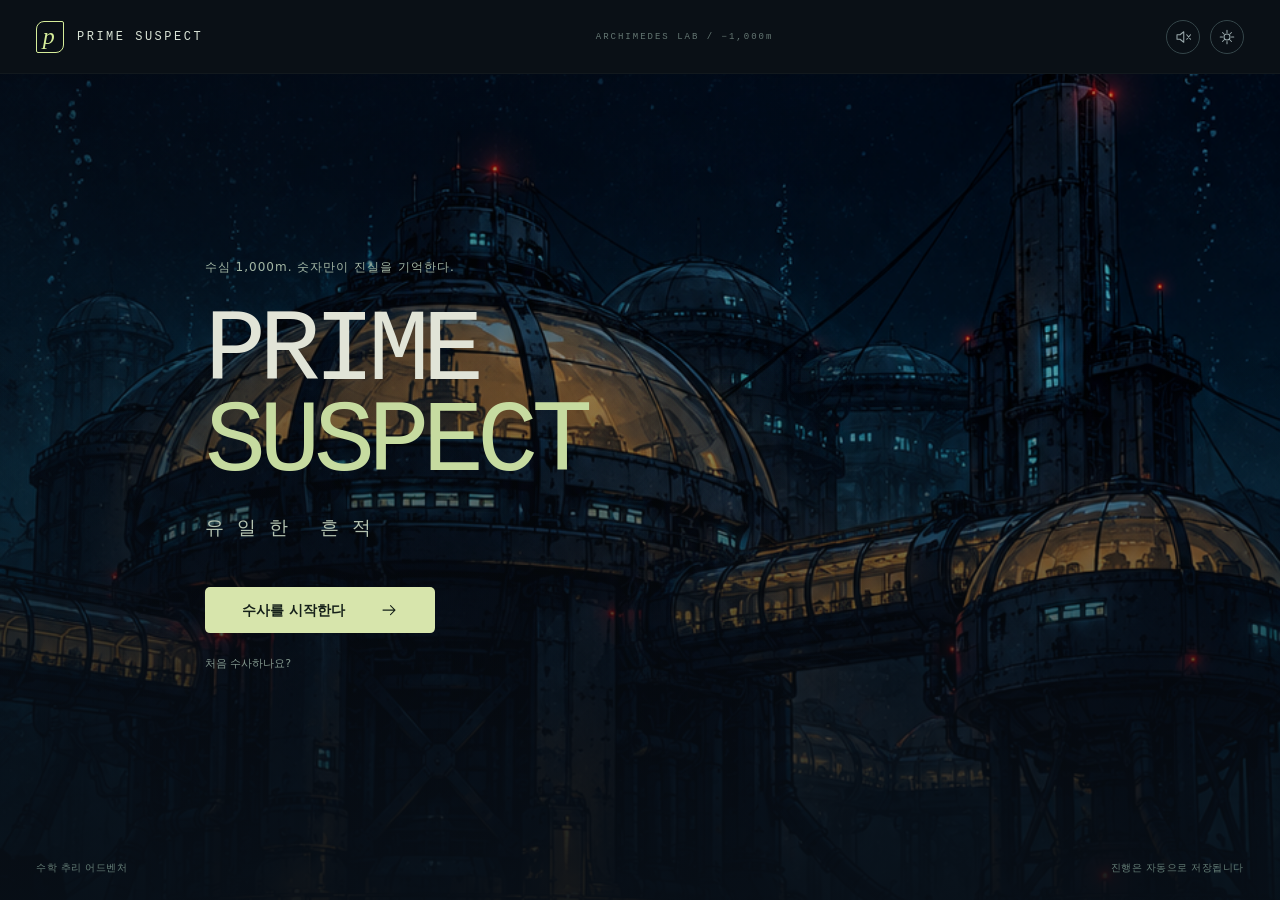
<file: index.html>
<!doctype html>
<html lang="ko">
<head>
  <meta charset="utf-8">
  <meta name="viewport" content="width=device-width,initial-scale=1,viewport-fit=cover">
  <meta name="theme-color" content="#0c1319">
  <meta name="description" content="소인수분해로 거짓 증언을 파헤치는 수학 추리 어드벤처. 프라임 서스펙트: 유일한 흔적.">
  <title>PRIME SUSPECT — 유일한 흔적</title>
  <link rel="icon" href="data:image/svg+xml,%3Csvg xmlns='http://www.w3.org/2000/svg' viewBox='0 0 64 64'%3E%3Crect width='64' height='64' rx='14' fill='%230c1319'/%3E%3Ctext x='32' y='45' font-size='44' text-anchor='middle' fill='%23ddefa0' font-family='monospace'%3Ep%3C/text%3E%3C/svg%3E">
  <link rel="stylesheet" href="styles.css">
  <script defer src="assets/manifest.js"></script>
  <script defer src="media.js"></script>
  <script defer src="core.js"></script>
  <script defer src="cases.js"></script>
  <script defer src="game.js"></script>
</head>
<body>
  <div id="app"></div>
  <div id="toast" role="status" aria-live="polite"></div>
  <dialog id="dialog" aria-labelledby="dialog-title"></dialog>
  <noscript>이 게임은 JavaScript가 필요합니다. 브라우저에서 JavaScript를 허용해 주세요.</noscript>
</body>
</html>
</file>
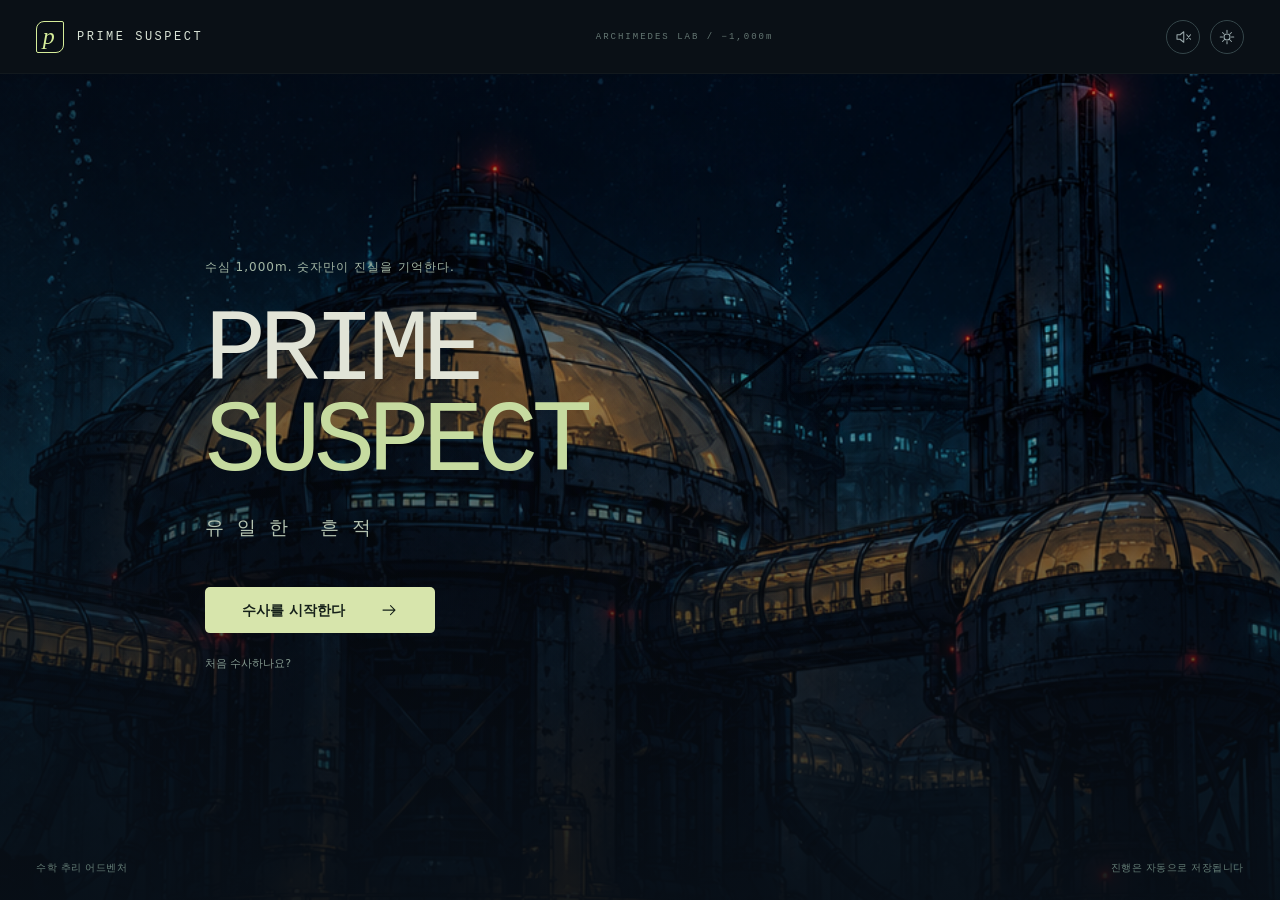
<file: PrimeSuspect.html>
<!doctype html>
<html lang="ko">
<head>
  <meta charset="utf-8">
  <meta name="viewport" content="width=device-width,initial-scale=1,viewport-fit=cover">
  <meta name="theme-color" content="#0c1319">
  <meta name="description" content="소인수분해로 거짓 증언을 파헤치는 수학 추리 어드벤처. 프라임 서스펙트: 유일한 흔적.">
  <title>PRIME SUSPECT — 유일한 흔적</title>
  <link rel="icon" href="data:image/svg+xml,%3Csvg xmlns='http://www.w3.org/2000/svg' viewBox='0 0 64 64'%3E%3Crect width='64' height='64' rx='14' fill='%230c1319'/%3E%3Ctext x='32' y='45' font-size='44' text-anchor='middle' fill='%23ddefa0' font-family='monospace'%3Ep%3C/text%3E%3C/svg%3E">
  <style>
@charset "UTF-8";
:root{color-scheme:dark;--bg:#0b1117;--panel:#111b23;--panel2:#17232c;--line:#293741;--text:#edf0eb;--muted:#91a1aa;--accent:#d6ed9a;--blue:#88c8f4;--red:#ef8d7c;--mono:Consolas,'Courier New',monospace;--sans:'Segoe UI','Malgun Gothic',system-ui,sans-serif}
*{box-sizing:border-box}body{margin:0;background:var(--bg);color:var(--text);font-family:var(--sans);font-size:14px;line-height:1.6}button,select{font:inherit}button{cursor:pointer;color:inherit}button:disabled{cursor:default;opacity:.4}button,a,select{touch-action:manipulation}button{border:0;background:none}button:focus-visible,select:focus-visible,a:focus-visible{outline:2px solid var(--accent);outline-offset:4px}button:hover:not(:disabled){filter:brightness(1.12)}::selection{background:#536834;color:white}.mono{font-family:var(--mono)}.eyebrow{font:11px var(--mono);letter-spacing:2px;text-transform:uppercase;color:var(--accent)}.muted{color:var(--muted)}.icon{width:18px;height:18px;vertical-align:middle;flex:none;display:inline-block}.primary{background:var(--accent);color:#152019;border-radius:5px;padding:12px 20px;font-weight:700;display:inline-flex;align-items:center;justify-content:center;gap:12px;min-height:46px}.secondary{border:1px solid var(--line);background:#18242d;border-radius:5px;padding:10px 15px;min-height:42px;display:inline-flex;align-items:center;justify-content:center;gap:8px}.quiet{border:1px solid var(--line);border-radius:5px;min-height:38px;padding:7px 11px;color:var(--muted)}.icon-button{width:38px;height:38px;display:inline-grid;place-items:center;border:1px solid var(--line);border-radius:50%;color:var(--muted)}.status-dot{display:inline-block;width:6px;height:6px;border-radius:50%;background:var(--accent);box-shadow:0 0 12px #d6ed9a40;margin-right:7px}.tag{font:10px var(--mono);padding:4px 7px;border:1px solid var(--line);border-radius:3px;color:var(--muted);letter-spacing:.5px}.red-text{color:var(--red)}.blue-text{color:var(--blue)}.lime-text{color:var(--accent)}
.topbar{max-width:1600px;padding:22px 36px 17px;margin:auto;display:flex;align-items:center;justify-content:space-between;gap:15px}.brand{display:flex;align-items:center;gap:12px;text-align:left;padding:0}.brand-symbol{width:33px;height:38px;display:grid;place-items:center;border:1px solid var(--accent);font:italic 28px Georgia;color:var(--accent);border-radius:8px 2px}.brand strong{display:block;font:700 15px var(--mono);letter-spacing:2.5px}.brand small{display:block;font-size:10px;letter-spacing:3px;color:var(--muted);margin-top:3px}.top-meta{display:flex;align-items:center;gap:24px;font:11px var(--mono);color:var(--muted)}.top-actions{display:flex;align-items:center;gap:8px}.topline{height:1px;background:var(--line)}.shell{max-width:1600px;padding:0 36px 36px;margin:auto}.case-nav{display:grid;grid-template-columns:repeat(4,1fr);gap:0;margin-bottom:28px;border-bottom:1px solid var(--line)}.case-tab{padding:18px 14px 16px;display:flex;align-items:center;gap:13px;text-align:left;position:relative;color:var(--muted)}.case-tab:first-child{padding-left:0}.case-tab.active{color:var(--text)}.case-tab.active:after{content:'';height:2px;background:var(--accent);position:absolute;bottom:-1px;left:0;right:0}.case-num{font:24px var(--mono);color:#5f747f}.case-tab.active .case-num{color:var(--accent)}.case-tab small{display:block;font:9px var(--mono);letter-spacing:1.3px;margin-top:2px}.case-tab .tab-lock{margin-left:auto}.case-tab:disabled{opacity:.55}.chapter-heading{display:flex;justify-content:space-between;gap:24px;margin-bottom:25px;align-items:end}.chapter-heading h1{font-size:29px;line-height:1.3;letter-spacing:-1.3px;margin:9px 0 8px;font-weight:650}.chapter-heading .intro{max-width:730px;color:var(--muted);margin:0;font-size:12px}.chapter-meta{text-align:right;white-space:nowrap}.chapter-meta strong{display:block;font:29px var(--mono);letter-spacing:-1px}.chapter-meta span{font-size:10px;color:var(--muted)}.case-progress{display:flex;gap:5px;margin-top:10px}.case-progress i{height:3px;width:33px;background:var(--line)}.case-progress i.done{background:var(--accent)}
.workspace{display:grid;grid-template-columns:minmax(260px,.94fr) minmax(320px,1.16fr) minmax(300px,1fr);gap:18px;align-items:start}.panel{background:var(--panel);border:1px solid var(--line);border-radius:8px;overflow:hidden;min-width:0}.panel-head{padding:15px 17px;display:flex;align-items:center;justify-content:space-between;border-bottom:1px solid var(--line);gap:10px}.panel-head h2{font-size:12px;margin:0;font-weight:600;display:flex;align-items:center;gap:8px}.panel-head .index{font:10px var(--mono);color:var(--accent);margin-right:3px}.panel-label{font:9px var(--mono);letter-spacing:1px;color:var(--muted)}.suspect-tabs{display:flex;border-bottom:1px solid var(--line);padding:0 10px;gap:4px}.suspect-tab{flex:1;padding:13px 5px;color:var(--muted);font-size:12px;border-bottom:2px solid transparent;white-space:nowrap;min-height:44px}.suspect-tab.active{color:var(--accent);border-bottom-color:var(--accent)}.portrait-stage{height:187px;position:relative;overflow:hidden;background:radial-gradient(ellipse at 50% 90%,#34464b 0,transparent 70%),repeating-linear-gradient(0deg,transparent,transparent 3px,#ffffff03 4px),#141f27;display:flex;align-items:end;justify-content:center}.portrait-stage:after{content:'';position:absolute;inset:0;background:linear-gradient(0deg,#0c141bc9,transparent 50%);pointer-events:none}.portrait-stage .crosshair{position:absolute;inset:24px 35px;border:1px solid #49616d35;border-radius:1px}.portrait-stage .crosshair:before{content:'';position:absolute;width:1px;height:100%;left:50%;background:#4c69721a}.portrait-stage svg.person{height:190px;filter:drop-shadow(0 0 25px #7d9f9f20);opacity:.85}.portrait-stage img{height:100%;width:100%;object-fit:cover;object-position:50% 25%}.portrait-stage .portrait-id{position:absolute;top:14px;left:15px;font:9px var(--mono);letter-spacing:1px;color:#93a8b4;z-index:1}.portrait-stage .placeholder-label{position:absolute;right:11px;top:13px;font:8px var(--mono);color:#748690;letter-spacing:1px}.portrait-stage .person-name{position:absolute;bottom:13px;left:17px;z-index:1}.person-name strong{font-size:22px;letter-spacing:1px;font-weight:500}.person-name small{display:block;font-size:11px;color:#a8b7bc;margin-top:0}.emotion{position:absolute;bottom:20px;right:14px;color:var(--accent);font-size:10px;z-index:1}.testimony{padding:16px}.section-caption{display:flex;justify-content:space-between;align-items:center;gap:8px;margin-bottom:9px;color:var(--muted);font-size:10px}.statement{width:100%;text-align:left;border:1px solid var(--line);background:#15222b;display:flex;align-items:start;gap:11px;padding:12px;border-radius:5px;margin-top:8px;font-size:12px;line-height:1.8;transition:border-color .15s,background .15s}.statement .line-no{font:10px var(--mono);color:#637c8b;margin-top:4px}.statement.selected{border-color:var(--accent);background:#202c29}.statement.selected .line-no{color:var(--accent)}.statement.selected:after{content:'HOLD';font:8px var(--mono);color:var(--accent);margin-left:auto;padding-top:5px}.deduction{border-top:1px solid var(--line);padding:15px 16px;background:#121e26}.deduction-title{font-size:11px;color:var(--accent);margin:0 0 8px}.deduction .statement{font-size:11px;padding:10px;line-height:1.7}.brief{padding:15px 16px;border-top:1px solid var(--line);font-size:11px;color:var(--muted)}.brief strong{color:var(--text);font-weight:500}.brief .eyebrow{font-size:9px;margin-bottom:7px}
.map-subhead{display:flex;justify-content:space-between;padding:14px 17px 0;font-size:10px;color:var(--muted)}.map{height:340px;margin:0 10px;position:relative;background-image:radial-gradient(#4a647542 1px,transparent 1px);background-size:15px 15px}.map svg.connections{position:absolute;inset:0;width:100%;height:100%;overflow:visible}.connections path{fill:none;stroke:#4a616f;stroke-width:1.2;vector-effect:non-scaling-stroke}.connections .special-line{stroke:var(--accent);stroke-dasharray:3 2;stroke-width:1.3;opacity:.7}.room{position:absolute;transform:translate(-50%,-50%);width:110px;max-width:31%;padding:0;display:flex;align-items:center;flex-direction:column;gap:5px;z-index:2}.room-number{display:grid;place-items:center;width:43px;height:38px;background:#172630;border:1px solid #506a79;border-radius:5px;font:20px var(--mono);position:relative;box-shadow:0 0 0 5px #111b23}.room:hover .room-number{border-color:var(--accent)}.room.crime .room-number{border-color:var(--red);color:var(--red);background:#33252a}.room.discovered .room-number:after{content:'';width:5px;height:5px;position:absolute;right:-3px;top:-3px;background:var(--accent);border-radius:50%;box-shadow:0 0 0 3px var(--panel)}.room-name{font-size:10px;background:#111b23eb;padding:0 4px;text-align:center;line-height:1.4;white-space:normal}.room .crime-caption{font:7px var(--mono);letter-spacing:1.3px;color:var(--red);line-height:1}.special-button{position:absolute;left:50%;top:60%;transform:translateX(-50%);font-size:9px;z-index:3;background:#1e2e2c;border:1px dashed #759369;color:var(--accent);border-radius:4px;padding:4px 7px;max-width:55%;white-space:nowrap}.map.case-4 .special-button{top:59%;left:74%}.map-legend{display:flex;gap:14px;padding:1px 17px 14px;font-size:9px;color:var(--muted)}.map-legend span{display:flex;align-items:center;gap:5px}.legend-square{display:inline-block;width:6px;height:6px;border:1px solid var(--muted)}.legend-square.crime{border-color:var(--red)}.legend-square.clue{background:var(--accent);border-color:var(--accent)}.evidence-section{border-top:1px solid var(--line);padding:15px 16px}.evidence-title{display:flex;align-items:center;justify-content:space-between;margin-bottom:10px}.evidence-title h3{font-size:11px;font-weight:500;margin:0}.evidence-title span{font:10px var(--mono);color:var(--muted)}.evidence-list{display:grid;grid-template-columns:1fr 1fr;gap:7px}.evidence{border:1px solid var(--line);background:#15222a;border-radius:4px;padding:10px;text-align:left;min-width:0;position:relative;min-height:66px}.evidence strong{display:block;font-size:10px;font-weight:500;line-height:1.5}.evidence small{display:block;font-size:9px;color:var(--muted);margin-top:4px;line-height:1.4}.evidence.selected{border-color:var(--accent);background:#25302b}.evidence.selected:after{content:'✓';position:absolute;right:6px;top:3px;color:var(--accent);font-size:10px}.empty-note{font-size:11px;color:var(--muted);padding:12px 0;line-height:1.9;grid-column:1/-1}.notebook-button{display:flex;align-items:center;justify-content:center;gap:6px;width:100%;margin-top:12px;font-size:10px;color:var(--muted);padding:7px}
.decoder-body{padding:16px}.card-slot{padding:14px;background:linear-gradient(125deg,#26343d,#18232d);border:1px solid #3b4d58;border-radius:7px;position:relative;overflow:hidden}.card-slot:before{content:'';position:absolute;width:160px;height:160px;border:1px solid #607a8725;border-radius:50%;right:-70px;top:-70px;box-shadow:0 0 0 17px #607a8710,0 0 0 40px #607a8708}.card-slot .eyebrow{font-size:8px;color:#9aafb8;letter-spacing:1.7px}.card-slot .card-name{display:flex;justify-content:space-between;align-items:center;margin-top:7px;font-size:11px}.card-value{font:32px var(--mono);letter-spacing:-1px;line-height:1.3;margin:9px 0 8px}.magnetic{height:4px;background:repeating-linear-gradient(90deg,#8b9ba57a 0,#8b9ba57a 1px,transparent 2px,transparent 5px);width:80px}.scan-button{width:100%;margin-top:11px;font-size:12px}.scan-button svg{width:16px}.decoder-tabs{display:flex;gap:3px;border-bottom:1px solid var(--line);margin-top:18px}.decoder-tab{font-size:10px;flex:1;min-height:40px;color:var(--muted);padding:8px 3px;white-space:nowrap;border-bottom:2px solid transparent}.decoder-tab.active{border-bottom-color:var(--accent);color:var(--accent)}.factor-output{padding:17px 0 11px;min-height:134px}.output-label{display:flex;justify-content:space-between;font:9px var(--mono);letter-spacing:1px;color:var(--muted);margin-bottom:10px}.factor-row{display:flex;flex-wrap:wrap;gap:6px}.factor-chip{display:flex;flex-direction:column;align-items:center;justify-content:center;min-width:46px;min-height:54px;border:1px solid #4d7990;color:var(--blue);background:#192e3b;border-radius:4px;padding:7px 10px;font:21px var(--mono)}.factor-chip sup{font-size:12px;vertical-align:super;margin-left:1px}.factor-chip small{font:8px var(--sans);margin-top:3px;opacity:.8}.factor-chip.odd{border-color:#965c57;color:var(--red);background:#302429}.factor-chip.unknown{border-color:#a8715e;color:#eeb28e;background:#322722}.factor-chip.selected{outline:2px solid var(--accent);outline-offset:2px}.factor-empty{display:flex;gap:10px;align-items:center;font-size:11px;color:var(--muted);height:85px;border:1px dashed var(--line);padding:15px;border-radius:4px}.factor-note{font-size:10px;color:var(--muted);margin:11px 0 0;line-height:1.8}.factor-action{width:100%;text-align:left;border:1px dashed #61765d;border-radius:4px;color:var(--accent);font-size:10px;margin-top:10px;padding:9px}.mini-comparison{font-size:10px;border-top:1px solid var(--line);margin-top:13px;padding-top:12px;color:var(--muted);display:grid;gap:5px}.mini-comparison b{color:var(--blue);font-family:var(--mono);font-weight:normal}.tool-panel{padding:15px 0 5px}.tool-description{font-size:10px;color:var(--muted);margin:0 0 13px;line-height:1.9}.select-label{display:block;font-size:10px;color:var(--muted);margin:10px 0 5px}select{width:100%;min-height:40px;border:1px solid #3a4c58;border-radius:4px;background:#17242e;color:var(--text);padding:8px 10px;font-size:11px}.snapshot-row{display:grid;grid-template-columns:70px 1fr;align-items:center;gap:8px;margin-bottom:8px}.snapshot-value{font:16px var(--mono);color:var(--blue)}.tool-button{width:100%;margin-top:12px;font-size:11px}.math-result{margin-top:14px;padding:12px;border:1px solid #475b4d;background:#1e2b28;border-radius:4px;color:var(--accent);font:14px var(--mono);overflow-wrap:anywhere}.math-result small{display:block;font:10px var(--sans);color:var(--muted);margin-top:5px;line-height:1.7}.division-grid{margin-top:12px;font-size:9px;border-collapse:collapse;width:100%;text-align:center;color:var(--muted)}.division-grid th,.division-grid td{padding:5px 2px;border-bottom:1px solid var(--line);font-weight:400}.division-grid .yes{color:var(--blue)}.offset-controls{display:flex;gap:7px;margin:13px 0}.offset-controls button{flex:1;border:1px solid var(--line);border-radius:4px;padding:8px;font:18px var(--mono);background:#17242e}.offset-controls button.active{color:var(--accent);border-color:var(--accent);background:#27352b}.offset-equation{text-align:center;font:21px var(--mono);padding:7px 0 16px;line-height:1.7}.swap-card{border:1px solid var(--line);background:#16232c;padding:11px;border-radius:4px;margin-top:10px}.swap-card p{font-size:10px;color:var(--muted);margin:0 0 6px}.swap-card .prefix{font:12px var(--mono)}.exit-block{margin-top:8px;display:block;width:100%;border:1px dashed #8f9c6b;color:var(--accent);border-radius:3px;padding:8px;font:12px var(--mono);background:#2b352c;cursor:grab}.swap-card.drag-over{outline:2px solid var(--accent)}.swap-arrow{text-align:center;font-size:18px;color:var(--accent);margin:3px 0 -7px}.module-unlock{padding:10px 16px;border-top:1px solid var(--line);font-size:9px;color:var(--muted);display:flex;gap:7px;align-items:center}
.actionbar{display:grid;grid-template-columns:1fr auto;align-items:center;gap:20px;background:#17232b;border:1px solid #3e4d45;border-radius:7px;margin-top:18px;padding:17px 20px;position:relative}.objective{display:flex;align-items:center;gap:15px;min-width:0}.objective-number{display:grid;place-items:center;flex:none;width:35px;height:35px;background:#27372c;border:1px solid #4c6041;border-radius:50%;color:var(--accent);font:13px var(--mono)}.objective h3{font-size:12px;font-weight:600;margin:0 0 3px}.objective p{font-size:11px;color:var(--muted);margin:0;line-height:1.8}.action-buttons{display:flex;gap:8px;align-items:center}.proof-button{min-width:155px;font-size:12px}.proof-label{display:block;color:var(--accent);font-size:10px;margin-top:3px}.proof-label.empty{color:var(--muted)}.feedback{grid-column:1/-1;border-top:1px solid #684641;padding-top:11px;color:#f3a291;font-size:12px}.footer{display:flex;justify-content:space-between;gap:15px;padding-top:18px;font:9px var(--mono);letter-spacing:1px;color:#607780}.footer .saving{color:#91a17b}.save-warning{color:var(--red);font-size:10px;margin:10px 0 0}.finish-banner{padding:20px;background:#26362a;border:1px solid #66744d;border-radius:6px;margin-bottom:18px;display:flex;align-items:center;justify-content:space-between;gap:15px}.finish-banner strong{font-size:14px}.finish-banner p{font-size:11px;color:var(--muted);margin:5px 0 0}.finish-banner div:last-child{display:flex;gap:8px}
.landing{max-width:1370px;margin:auto;min-height:calc(100svh - 100px);padding:55px 48px 35px;position:relative}.landing-main{display:grid;grid-template-columns:1.2fr 1fr;align-items:center;gap:60px;min-height:410px}.landing h1{font-size:clamp(42px,5.1vw,72px);line-height:1.16;letter-spacing:-3px;font-weight:600;margin:25px 0}.landing h1 em{font-style:normal;color:var(--accent)}.landing .lead{color:var(--muted);font-size:14px;line-height:2;max-width:490px}.landing-actions{display:flex;gap:10px;margin:29px 0}.landing .primary{min-width:185px}.landing-foot{display:flex;justify-content:space-between;margin-top:25px;padding-top:20px;border-top:1px solid var(--line);font:10px var(--mono);letter-spacing:1px;color:var(--muted)}.prime-art{position:relative;min-height:395px;display:flex;align-items:center;justify-content:center;background:radial-gradient(ellipse,#30454150,transparent 70%)}.prime-art .orbit{position:absolute;border:1px solid #3e584d60;width:310px;height:310px;border-radius:50%;box-shadow:0 0 0 30px #3e584d10,0 0 0 60px #3e584d0a}.prime-art .orbit:before{content:'';width:10px;height:10px;position:absolute;top:64px;right:14px;border-radius:50%;background:var(--accent);box-shadow:0 0 20px #d6ed9a60}.art-card{position:relative;transform:rotate(-8deg);width:260px;height:165px;padding:24px;background:linear-gradient(130deg,#364b4b,#182630);border:1px solid #62776b;border-radius:9px;box-shadow:0 20px 60px #0008}.art-card:after{content:'';position:absolute;width:100%;height:32px;background:#0a1119;left:0;top:30px;opacity:.55}.art-card .eyebrow{position:relative;z-index:1;font-size:8px}.art-card strong{display:block;font:43px var(--mono);margin-top:27px;color:var(--text);letter-spacing:2px}.art-card small{font:8px var(--mono);letter-spacing:2px;color:var(--muted)}.art-factor{position:absolute;right:0;bottom:40px;display:flex;gap:7px;transform:rotate(5deg)}.art-factor .factor-chip{width:61px;height:67px;font-size:26px;box-shadow:0 15px 35px #0008}.art-caption{position:absolute;left:10px;top:24px;color:#93aa9a;font:9px var(--mono);letter-spacing:2px}.art-coordinate{position:absolute;bottom:0;left:30px;font:9px var(--mono);letter-spacing:2px;color:var(--muted)}.case-previews{display:grid;grid-template-columns:repeat(4,1fr);gap:12px;margin-top:40px}.case-preview{padding:17px;border:1px solid var(--line);border-radius:5px;background:#111c23}.case-preview .num{color:var(--accent);font:12px var(--mono)}.case-preview h3{font-size:13px;font-weight:500;margin:11px 0 5px}.case-preview p{font-size:10px;color:var(--muted);margin:0}
dialog{color:var(--text);background:#131f27;border:1px solid #45574e;border-radius:10px;padding:0;max-width:540px;width:calc(100% - 32px);max-height:88svh;box-shadow:0 30px 100px #000b}dialog::backdrop{background:#04090dd9;backdrop-filter:blur(6px)}.dialog-inner{padding:30px}.dialog-top{display:flex;justify-content:space-between;align-items:center;gap:15px}.dialog-inner h2{font-size:23px;line-height:1.5;letter-spacing:-.7px;margin:20px 0 13px;font-weight:550}.dialog-inner p{font-size:13px;line-height:2;color:#b5c2c8;margin:12px 0}.dialog-actions{display:flex;gap:10px;justify-content:flex-end;flex-wrap:wrap;margin-top:25px}.dialog-actions button{font-size:12px}.success-mark{font:48px Georgia;color:var(--accent);margin-top:14px}.success-line{height:1px;background:linear-gradient(90deg,var(--accent),transparent);margin:21px 0}.hint-count{display:flex;gap:5px;margin:18px 0}.hint-count i{display:block;height:3px;width:30px;background:var(--line)}.hint-count i.active{background:var(--accent)}.help-rule{display:grid;grid-template-columns:30px 1fr;gap:12px;margin:17px 0}.help-rule span{font:18px var(--mono);color:var(--accent);padding-top:3px}.help-rule p{margin:0;font-size:12px}.help-rule b{display:block;color:var(--text);font-weight:500}.notebook-entry{padding:13px 0;border-bottom:1px solid var(--line)}.notebook-entry strong{font-size:12px;font-weight:500;color:var(--accent)}.notebook-entry p{font-size:11px;margin:5px 0}.dialog-pills{display:flex;gap:7px;flex-wrap:wrap;margin-top:15px}.dialog-pills .tag{color:var(--accent)}#toast{position:fixed;bottom:25px;left:50%;transform:translate(-50%,18px);background:var(--accent);color:#14201a;border-radius:5px;padding:11px 18px;font-size:12px;font-weight:600;z-index:10;opacity:0;pointer-events:none;max-width:calc(100% - 28px);text-align:center;transition:opacity .2s,transform .2s}#toast.visible{opacity:1;transform:translate(-50%,0)}.scan-flash{animation:scan .55s ease-out}.spark{animation:spark .7s ease-out}@keyframes scan{0%{opacity:0;transform:translateY(9px)}40%{filter:brightness(1.7)}100%{opacity:1;transform:none}}@keyframes spark{0%,25%{filter:brightness(2);transform:translateX(-2px)}40%{transform:translateX(2px)}60%,100%{filter:none;transform:none}}
@media(min-width:1500px){.portrait-stage{height:225px}.map{height:380px}.testimony .statement{font-size:13px}.panel-head{padding:18px}.factor-chip{min-width:53px}.card-value{font-size:36px}}
@media(max-width:1150px){.topbar{padding:20px 23px}.shell{padding:0 23px 28px}.workspace{grid-template-columns:minmax(240px,.9fr) minmax(290px,1.1fr);gap:16px}.decoder-panel{grid-column:1/-1}.decoder-body{display:grid;grid-template-columns:240px 1fr;gap:0 20px}.decoder-tabs{margin-top:0}.decoder-content{grid-column:2;grid-row:2/4}.card-slot{grid-row:1/3}.scan-button{grid-column:1;grid-row:3;align-self:start}.decoder-panel .module-unlock{padding:10px 17px}.decoder-content .factor-output{min-height:110px}.tool-panel{padding-top:12px}.tool-panel .snapshot-row{max-width:400px}.landing{padding:35px 30px}.landing-main{gap:20px}.prime-art{transform:scale(.9)}.case-tab{gap:9px;padding:16px 10px}.case-tab strong{font-size:11px}.case-tab small{font-size:8px}.case-num{font-size:21px}.chapter-heading h1{font-size:27px}.chapter-meta{display:none}}
@media(max-width:700px){.topbar{padding:16px 17px}.brand strong{font-size:12px;letter-spacing:1.7px}.brand small{font-size:8px;letter-spacing:2px}.brand-symbol{width:27px;height:33px;font-size:24px}.top-meta{display:none}.top-actions{gap:6px}.top-actions .icon-button{width:33px;height:33px}.shell{padding:0 14px 22px}.case-nav{margin-bottom:20px}.case-tab{display:block;text-align:center;padding:13px 2px}.case-tab:first-child{padding-left:2px}.case-num{font-size:18px;display:block}.case-tab strong{display:none}.case-tab small{font-size:8px;letter-spacing:.3px;margin-top:4px}.case-tab .tab-lock{position:absolute;top:11px;right:8px;width:10px;height:10px}.chapter-heading{margin-bottom:17px}.chapter-heading .eyebrow{font-size:9px;letter-spacing:1.5px}.chapter-heading h1{font-size:25px;margin-top:7px}.chapter-heading .intro{font-size:11px;line-height:1.9}.workspace{display:flex;flex-direction:column;gap:13px}.panel{width:100%}.panel-head{padding:13px 15px}.panel-head h2{font-size:12px}.portrait-stage{height:150px}.portrait-stage svg.person{height:165px}.testimony{padding:13px 14px}.statement{font-size:12px;min-height:49px}.portrait-stage .person-name strong{font-size:20px}.suspect-tabs{padding:0 7px}.suspect-tab{padding:11px 4px}.brief{padding:12px 14px;font-size:10px}.map{height:300px;margin:0 13px}.map-subhead{font-size:9px}.evidence-section{padding:13px 14px}.room{max-width:32%;width:115px}.room-name{font-size:10px}.room-number{width:39px;height:35px;font-size:18px}.evidence strong{font-size:11px}.evidence small{font-size:10px}.evidence{min-height:65px;padding:10px}.decoder-body{display:block;padding:14px}.card-slot{padding:13px}.card-value{font-size:29px;margin:4px 0}.card-slot .card-name{margin-top:4px}.card-slot .eyebrow{font-size:8px}.scan-button{margin-top:10px}.decoder-tabs{margin-top:13px}.factor-output{min-height:120px}.factor-chip{min-width:53px;min-height:56px}.factor-note{font-size:11px}.tool-description{font-size:11px}.select-label,select{font-size:12px}.snapshot-row{grid-template-columns:80px 1fr}.snapshot-value{font-size:18px}.actionbar{grid-template-columns:1fr;padding:14px;gap:12px;margin-top:14px}.objective{gap:10px;align-items:start}.objective p{font-size:11px}.objective h3{font-size:12px}.objective-number{width:28px;height:28px;font-size:11px}.action-buttons{justify-content:space-between;gap:8px}.action-buttons .primary{flex:1}.proof-button{min-width:0}.feedback{font-size:11px}.footer{font-size:8px;letter-spacing:.1px;padding:15px 1px;line-height:1.7}.footer span:first-child{max-width:60%}.landing{padding:28px 22px 25px;min-height:initial}.landing-main{display:block}.landing h1{font-size:40px;letter-spacing:-2px;margin:23px 0 19px}.landing .lead{font-size:12px;line-height:2}.landing-actions{margin:24px 0 0;gap:7px}.landing-actions .primary{min-width:0;flex:1;font-size:12px;padding:12px 14px}.landing-actions .secondary{font-size:11px;padding:10px 12px}.prime-art{min-height:290px;transform:scale(.83);margin:-8px -20px -15px}.prime-art .orbit{width:270px;height:270px}.art-factor{right:10px;bottom:13px}.art-caption{top:15px;left:0}.art-coordinate{bottom:-18px;left:4px}.case-previews{grid-template-columns:1fr 1fr;gap:8px;margin-top:20px}.case-preview{padding:13px}.case-preview h3{font-size:12px}.case-preview p{font-size:9px}.landing-foot{font-size:8px;letter-spacing:.3px;gap:12px}.dialog-inner{padding:23px}.dialog-inner h2{font-size:21px}.dialog-inner p{font-size:12px}.dialog-actions .primary,.dialog-actions .secondary{flex:1}.finish-banner{display:block;padding:16px}.finish-banner div:last-child{margin-top:15px}.finish-banner button{flex:1;font-size:11px}.special-button{font-size:8px}.division-grid{font-size:10px}select{min-height:44px}.swap-card p{font-size:11px}}
.mobile-nav{display:none}.panel,.actionbar{scroll-margin-top:15px}
@media(max-width:700px){body:has(.mobile-nav){padding-bottom:77px}.mobile-nav{display:grid;grid-template-columns:1fr 1fr 1fr 1.3fr;position:fixed;bottom:0;left:0;right:0;z-index:5;background:#101a22f5;backdrop-filter:blur(12px);border-top:1px solid #4b5f4b;padding:7px 10px calc(7px + env(safe-area-inset-bottom));gap:4px;box-shadow:0 -5px 25px #0004}.mobile-nav button{display:flex;flex-direction:column;align-items:center;justify-content:center;gap:3px;min-height:45px;font-size:10px;color:var(--muted);border-radius:4px}.mobile-nav button .icon{width:17px;height:17px}.mobile-nav .mobile-proof{background:#d6ed9a;color:#17251d}.mobile-nav b{font:10px var(--mono);background:#203d2526;border-radius:3px;padding:1px 4px;margin-left:2px}body:has(.mobile-nav) #toast{bottom:85px}.panel,.actionbar{scroll-margin-top:12px}}
@media(prefers-reduced-motion:reduce){*,*:before,*:after{animation:none!important;transition:none!important;scroll-behavior:auto!important}}
/* v2: a conversation first. Investigation tools are separate, temporary views. */
.scene-figure .portrait-stage svg.person{height:100%;width:100%}
.person-choice .portrait-stage svg.person{height:100%;width:auto}
.dialogue-text,.resolution-text,.opening-copy h1,.deduction-option strong{word-break:keep-all;overflow-wrap:anywhere}
.opening-copy h1{text-wrap:balance}
body.focus-mode{padding:0;overflow:hidden;background:#080d12;color:#e7e9e2;font-size:15px}
.focus-game{height:100svh;min-height:580px;display:flex;flex-direction:column;background:#0b1218;overflow:hidden}
.scene-header{height:74px;flex:none;padding:0 36px;display:flex;align-items:center;justify-content:space-between;border-bottom:1px solid #b0c4b10d;position:relative;z-index:2;background:#0a1017e8;gap:24px}
.scene-brand{display:flex;align-items:center;gap:13px;font:12px var(--mono);letter-spacing:2.5px;color:#d8e2d5;padding:0}.scene-brand .brand-symbol{height:32px;width:28px;font-size:24px}
.scene-header-actions{display:flex;gap:10px}.scene-header-actions .icon-button{border-color:#35464a;color:#9aa9ac;width:34px;height:34px}
.chapter-button{display:flex;align-items:center;gap:15px;color:#adb9b8;font-size:13px;padding:8px 16px}.chapter-button .mono{font-size:10px;color:#a8b58e;letter-spacing:1.6px}.chapter-dots{font:11px var(--mono);letter-spacing:3px;color:#70817c}.depth-label{font:9px var(--mono);letter-spacing:2px;color:#657773}
.scene-stage,.title-stage{position:relative;flex:1;min-height:0;isolation:isolate;overflow:hidden}
.room-art{position:absolute;inset:0;z-index:-1;overflow:hidden;background:radial-gradient(ellipse at 56% 30%,#34454a80,transparent 55%),linear-gradient(180deg,#121e27,#152129 55%,#0d151b 88%);background-size:cover;background-position:center}
.ceiling-light{position:absolute;top:4%;left:41%;width:29%;height:3px;background:#becab5;opacity:.55;box-shadow:0 0 20px #cbdebd65,0 0 80px #e4f5ce25}
.light-cone{position:absolute;top:4%;left:20%;width:75%;height:86%;background:linear-gradient(180deg,#a5bba51c,transparent);clip-path:polygon(29% 0,65% 0,100% 100%,0 100%);filter:blur(12px)}
.wall-panel{position:absolute;top:8%;bottom:30%;border:1px solid #71838520;background:linear-gradient(130deg,#27343c33,#0d1a2499);box-shadow:inset 0 0 0 7px #0e182030}.left-wall{left:8%;width:27%;transform:skewY(-4deg)}.right-wall{right:-3%;width:23%;transform:skewY(5deg)}
.scene-door{position:absolute;top:11%;height:61%;width:18%;left:68%;background:linear-gradient(90deg,#0c161dd9,#1c2c3499);border:1px solid #7189853d;border-top:5px solid #57666447;box-shadow:0 0 0 8px #0f192099,0 0 0 9px #53645f1a;transform:perspective(900px) rotateY(-8deg);display:grid;place-items:center}
.scene-door:before{content:'';position:absolute;top:0;bottom:0;left:48%;width:1px;background:#59726938}.scene-door span{font:clamp(50px,7vw,110px) var(--mono);color:#647f7938;letter-spacing:-7px;transform:translateY(-25px)}.scene-door i{position:absolute;right:17%;top:45%;width:4px;height:36px;background:#cf9b715c;box-shadow:0 0 12px #e1984c38}
.wall-vent{position:absolute;top:17%;left:12%;width:17%;height:8%;border:3px solid #17232b;background:repeating-linear-gradient(0deg,#09121a 0,#09121a 4px,#35434a 5px,#35434a 7px);opacity:.5}
.room-console{position:absolute;bottom:28%;left:8%;width:27%;height:18%;background:linear-gradient(150deg,#24323a,#111e27);border:1px solid #75867a22;transform:skewY(-4deg);box-shadow:0 30px 0 -8px #0b121acc;display:flex;align-items:center;padding:5%;gap:10px}.room-console i{width:9px;height:4px;background:#9fb78b55;box-shadow:0 0 8px #b3dd8022}.room-console i:last-child{background:#b47e5c5c}
.floor-grid{position:absolute;bottom:-30%;left:-20%;right:-20%;height:60%;background:repeating-linear-gradient(90deg,transparent 0,transparent 119px,#96ac9e0d 120px),repeating-linear-gradient(0deg,transparent 0,transparent 79px,#96ac9e0d 80px);transform:perspective(400px) rotateX(58deg);transform-origin:50% 0}
.room-vignette{position:absolute;inset:0;background:radial-gradient(ellipse at 54% 35%,transparent 10%,#050b1066 75%),linear-gradient(0deg,#080f17f5 0,transparent 65%)}
.scene-location{position:absolute;top:32px;left:38px;font-size:11px;color:#8b9e9d;display:flex;align-items:center;gap:12px;letter-spacing:1px}.scene-location i{display:block;height:3px;width:3px;background:#91a294;border-radius:50%}
.scene-caption{position:absolute;left:11%;top:27%;display:flex;flex-direction:column;align-items:start;gap:12px;font:9px var(--mono);letter-spacing:3px;color:#748985}.caption-line{height:1px;width:33px;background:#96ac89}.caption-number{font:100px var(--mono);color:#b5c8bb0d;letter-spacing:-7px;line-height:1}
.scene-figure{position:absolute;top:8%;bottom:192px;left:47%;width:35%;min-height:220px;transform:translateX(-20%);pointer-events:none;filter:drop-shadow(-30px 15px 50px #000a);transition:filter .2s}
.scene-figure .portrait-stage{height:100%;width:100%;background:none;overflow:visible}.scene-figure .portrait-stage:after{background:linear-gradient(0deg,#101b2366,transparent 60%)}.scene-figure .person{height:100%;width:100%;max-width:570px;filter:none;opacity:1}
.scene-figure .portrait-stage img{object-fit:contain;object-position:bottom;mask-image:linear-gradient(180deg,black 75%,transparent)}
.scene-figure .crosshair,.scene-figure .portrait-id,.scene-figure .placeholder-label,.scene-figure .person-name,.scene-figure .emotion{display:none}.figure-held{filter:drop-shadow(-20px 10px 50px #000b) drop-shadow(0 0 20px #d6ed9a13)}
.dialogue-box{position:absolute;bottom:100px;left:50%;transform:translateX(-50%);width:min(1040px,calc(100% - 120px));padding:28px 34px 24px;background:linear-gradient(115deg,#0d1820f9,#101b23f5);border:1px solid #5e746542;border-left:3px solid #a7bc90;border-radius:3px;box-shadow:0 16px 60px #0005;z-index:1}
.dialogue-name{display:flex;align-items:center;gap:13px;font-size:17px;color:#d7e9bc}.dialogue-name>span:first-child{font-weight:600;letter-spacing:2px}.dialogue-name small{font-size:11px;color:#7f9596;letter-spacing:.5px}.dialogue-name .speech-count{font:10px var(--mono);color:#637b7e;letter-spacing:2px;margin-left:auto}
.dialogue-text{font-size:clamp(20px,1.8vw,27px);font-weight:400;letter-spacing:-.65px;line-height:1.9;color:#f0eee5;max-width:900px;min-height:62px;margin:22px 0 25px;animation:speech-enter .22s ease-out}
.dialogue-controls,.dialogue-left,.dialogue-right{display:flex;align-items:center;gap:13px}.dialogue-controls{justify-content:space-between}.dialogue-left{gap:18px}.dialogue-right{gap:17px}.dialogue-controls .primary{font-size:13px;padding:12px 20px;min-width:142px;background:#dae7ae}.dialogue-controls .secondary{font-size:12px;min-width:120px}
.speech-prev{font-size:22px;color:#8d9a92;padding:0;min-width:24px;min-height:36px}.speaker-change{display:flex;align-items:center;gap:7px;color:#819997;font-size:11px;padding:8px 0}.speaker-change .icon{width:14px;height:14px}.hold-button{font-size:20px;letter-spacing:2px;font-weight:600;padding:8px 22px;color:#e8b99d;position:relative}.hold-button:before{content:'';height:1px;position:absolute;bottom:7px;left:22px;right:24px;background:#a9856355}.hold-button:hover{color:#f1d8ba}.resume-button{color:#9aa99d;font-size:12px;padding:9px 0}.is-held{border-left-color:#e7b993}.held-mark{position:absolute;bottom:-27px;left:0;font-size:10px;color:#a3ac94;letter-spacing:.3px}.deduction-label{font-size:11px;color:#91a396}
.investigation-dock{position:absolute;bottom:20px;left:50%;transform:translateX(-50%);width:min(1040px,calc(100% - 120px));display:flex;align-items:center;gap:8px;z-index:1}.investigation-dock button{display:flex;align-items:center;justify-content:center;gap:9px;color:#9cafab;font-size:12px;padding:11px 18px;min-height:43px;border:1px solid #6d827224;border-radius:4px;background:#0d171f99}.investigation-dock button:hover{border-color:#a5b59a77;color:#d3ddc9}.investigation-dock b{font:9px var(--mono);padding:0 4px;color:#d4e6ad}.dock-spacer{flex:1}.investigation-dock .dock-hint{border:none;background:none;color:#6e8582;font-size:10px}.investigation-dock .dock-hint .icon{width:14px}
.opening-copy,.closed-copy{position:absolute;top:43%;left:50%;transform:translate(-50%,-50%);width:min(800px,calc(100% - 80px));text-align:center}.opening-copy .eyebrow{font-size:10px;letter-spacing:3px}.opening-copy h1{font-size:clamp(24px,3vw,39px);font-weight:400;letter-spacing:-1.3px;line-height:1.9;margin:32px auto 35px;max-width:740px;min-height:145px;display:flex;align-items:center;justify-content:center;animation:speech-enter .35s ease-out}.opening-progress{display:flex;justify-content:center;gap:7px;margin-bottom:32px}.opening-progress i{height:2px;width:24px;background:#53675d44}.opening-progress i.active{background:#b3c78a}.opening-copy .primary{min-width:180px;font-size:13px}.opening-stage .scene-location{top:auto;bottom:35px;left:50%;transform:translateX(-50%);white-space:nowrap}.opening-stage .room-art{filter:brightness(.7)}
.closed-copy h1{font-size:34px;font-weight:400;letter-spacing:-1px}.closed-copy p{color:#8fa49f;font-size:13px}.closed-symbol{font-size:60px;display:block;color:#bfd294;line-height:1;margin:30px 0}.closed-actions{display:flex;justify-content:center;gap:10px;margin-top:30px}.closed-actions button{font-size:13px;min-width:135px}
.title-stage .scene-door{left:66%;top:14%;height:72%;width:23%}.title-stage .room-vignette{background:linear-gradient(90deg,#091119e8,transparent 80%),linear-gradient(0deg,#091119dd,transparent 45%)}.title-copy{position:absolute;top:47%;left:16%;transform:translateY(-50%)}.title-kicker{font-size:12px;letter-spacing:1px;color:#a3b6a4;margin-bottom:30px}.title-copy h1{font:400 clamp(60px,8vw,118px)/.88 var(--mono);letter-spacing:-7px;margin:0;color:#e1e4d7}.title-copy h1 span{color:#c6dba0}.title-korean{font-size:19px;letter-spacing:13px;color:#b4c3b1;margin:24px 0 45px}.title-start{font-size:14px;min-width:230px;background:#d7e5ac;gap:35px}.title-guide{display:block;color:#83988e;font-size:11px;margin:17px auto 0;padding:5px 0}.title-copy .title-guide{margin-left:0}.title-bottom{position:absolute;left:36px;right:36px;bottom:24px;display:flex;justify-content:space-between;color:#657e77;font-size:10px;letter-spacing:.5px}
.workbench-backdrop{position:fixed;inset:0;z-index:5;background:#03090dd6;backdrop-filter:blur(9px);display:grid;place-items:center;padding:30px}.workbench{width:min(840px,100%);max-height:calc(100svh - 60px);display:flex;flex-direction:column;background:#101b23;border:1px solid #5d746349;border-radius:7px;box-shadow:0 30px 100px #0008;animation:workbench-enter .18s ease-out;overflow:hidden}
.workbench-header{display:flex;align-items:center;justify-content:space-between;gap:18px;flex:none;padding:25px 30px 17px}.workbench-header .eyebrow{font-size:9px;color:#8c9f7c;letter-spacing:2px}.workbench-header h2{font-size:24px;font-weight:400;letter-spacing:-1px;margin:5px 0 0;outline:none}.return-scene{display:flex;gap:15px;align-items:center;font-size:11px;color:#98aca2;padding:8px 0;white-space:nowrap}.return-scene .icon{height:18px;width:18px}.workbench-tabs{display:flex;gap:25px;padding:0 30px;border-bottom:1px solid #596e5e2b;flex:none}.workbench-tabs button{color:#7d948e;font-size:12px;min-height:43px;padding:8px 4px;border-bottom:2px solid transparent}.workbench-tabs [aria-current]{color:#d1e2ae;border-color:#c0d697}.workbench-scroll{padding:22px 30px 28px;overflow:auto;overscroll-behavior:contain;min-height:0}.tool-lead{color:#95aaa2;font-size:13px;margin:0 0 20px;line-height:1.9}
.scene-map{max-width:660px;margin:auto}.scene-map .map{height:min(49svh,410px);min-height:260px;margin:0 20px;background-size:21px 21px;background-image:radial-gradient(#4a64752e 1px,transparent 1px)}.scene-map .room{width:145px;max-width:32%;gap:9px}.scene-map .room-number{height:46px;width:52px;font-size:25px;box-shadow:0 0 0 6px #101b23}.scene-map .room-name{font-size:12px;background:#101b23}.scene-map .crime-caption{font-family:var(--sans);font-size:9px;letter-spacing:1px}.scene-map .special-button{font-size:10px;padding:6px 10px;top:58%}.scene-map .map.case-4 .special-button{left:75%;top:56%}.map-instruction{display:flex;align-items:center;justify-content:center;gap:8px;color:#758d87;font-size:10px;margin:15px 0 0}.map-instruction i:nth-child(2){margin-left:12px}
.card-picker{display:grid;grid-template-columns:repeat(3,1fr);gap:10px;margin:20px auto;max-width:630px}.card-picker:has(.card-pick:nth-child(2):last-child){grid-template-columns:repeat(2,1fr)}.card-pick{padding:13px 14px;text-align:left;background:#15232c;border:1px solid #41594e66;border-radius:4px;position:relative}.card-pick.active{border-color:#afc786;background:#22312a}.card-pick span{font-size:12px;color:#d4ded2}.card-pick strong{font:21px var(--mono);display:block;color:#d9e0d0;margin:5px 0}.card-pick small{font-size:9px;color:#8ea18d}
.focused-decoder{max-width:650px;margin:auto}.focused-decoder .decoder-tabs{margin:0;justify-content:center;border:0;gap:8px}.focused-decoder .decoder-tab{flex:none;min-width:83px;font-size:12px;padding:8px 17px;background:#14212a;border:1px solid #3e55494d;border-radius:4px;min-height:37px}.focused-decoder .decoder-tab.active{background:#2c3c2c;color:#d4e3ad;border-color:#7a936e}.focus-card-slot{text-align:center;padding:16px 0 5px;display:flex;align-items:center;flex-direction:column;gap:7px}.focus-card-slot .eyebrow{font-family:var(--sans);font-size:11px;letter-spacing:.5px;color:#8d9e95}.focus-card-slot>strong{font:clamp(38px,5vw,58px) var(--mono);letter-spacing:-2px;color:#e2e5d7;line-height:1.4}.focus-card-slot>.primary{margin:12px 0;font-size:13px;min-width:210px}.scan-complete{font-size:10px;color:#9eaf91;letter-spacing:1px}.focused-decoder .factor-output{min-height:0;padding:17px 0}.focused-decoder .output-label{display:none}.focused-decoder .factor-row{justify-content:center;gap:12px}.focused-decoder .factor-chip{min-width:65px;min-height:73px;font-size:29px;padding:10px 15px;border-radius:5px}.focused-decoder .factor-chip sup{font-size:15px}.focused-decoder .factor-chip small{font-size:10px}.focused-decoder .factor-note{font-size:11px;line-height:1.8;text-align:center;max-width:470px;margin:18px auto 0;color:#91a398}.focused-decoder .factor-action{display:block;width:auto;max-width:100%;margin:20px auto 0;padding:10px 20px;border-style:solid;color:#c6d9a4;font-size:12px}.focused-decoder .factor-empty{border:0;justify-content:center;font-size:12px;height:45px}.focused-decoder .mini-comparison{display:flex;justify-content:center;gap:20px;border:0;padding-top:8px;font-size:11px}.evidence-shortcut{display:block;margin:24px auto 0;font-size:11px;color:#9ead91;border-bottom:1px solid #61785855;padding-bottom:3px}
.focused-decoder .tool-panel{padding-top:20px}.focused-decoder .tool-description{font-size:12px;text-align:center;max-width:520px;margin:0 auto 24px;color:#8da296}.focused-decoder .snapshot-row{max-width:350px;margin:12px auto;grid-template-columns:1fr 1fr;font-size:14px}.focused-decoder .snapshot-row .mono{font-size:24px}.focused-decoder .tool-button{display:flex;width:min(100%,350px);margin:20px auto 0;font-size:13px}.focused-decoder .math-result{background:transparent;border:0;font-size:30px;text-align:center;margin-top:23px}.focused-decoder .math-result small{font-size:11px;margin-top:17px}.focused-decoder .offset-controls{max-width:380px;margin:25px auto 18px}.focused-decoder .offset-controls button{padding:13px;font-size:23px}.focused-decoder .offset-equation{font-size:26px;padding-bottom:20px}
.focused-decoder:has([data-drop]) .tool-panel{display:grid;grid-template-columns:1fr 1fr;gap:18px}.focused-decoder:has([data-drop]) .tool-description,.focused-decoder:has([data-drop]) .tool-button{grid-column:1/-1}.focused-decoder .swap-card{margin:0;padding:20px 16px}.focused-decoder .swap-card p{font-size:11px;line-height:1.8;min-height:36px;color:#aebfaf}.focused-decoder .prefix{font-size:15px}.focused-decoder .exit-block{font-size:16px;padding:14px 9px;margin-top:16px;letter-spacing:-.5px}.focused-decoder .swap-arrow{display:none}.focused-decoder .swap-card .math-result{font-size:26px;margin-top:18px;padding:0}.focused-decoder .swap-card .math-result small{font-size:11px;margin-top:8px}
.tool-empty,.evidence-empty{text-align:center;padding:25px 0 40px}.large-tool-symbol{display:block;font:58px Georgia;color:#a0b58a;line-height:1.2;margin:15px 0 24px}.tool-empty h3,.evidence-empty h3{font-size:20px;font-weight:400;letter-spacing:-.5px;color:#d3dfcb;margin:20px 0}.tool-empty .primary,.evidence-empty .primary,.evidence-empty .secondary{font-size:13px;margin-top:15px}.evidence-empty p{color:#8ca196;font-size:12px}.evidence-empty>div{display:flex;justify-content:center;gap:10px}
.timeline-task{max-width:610px;margin:auto;padding-top:25px}.snapshot-heading{display:flex;justify-content:space-between;color:#859d90;font-size:11px}.snapshot-large{font:64px var(--mono);text-align:center;color:#d9e1d2;margin:15px 0 12px;letter-spacing:-3px}.timeline-task h3{text-align:center;font-size:18px;font-weight:400;margin:27px 0 18px}.assignment-choices{display:grid;grid-template-columns:repeat(3,1fr);gap:10px}.assignment-choice{padding:15px 12px;background:#16252d;border:1px solid #47604d70;border-radius:4px;text-align:left;position:relative}.assignment-choice span{font-size:13px;color:#b8c8b6}.assignment-choice strong{display:block;font:21px var(--mono);margin-top:8px;color:#dfdfcd}.assignment-choice .icon{position:absolute;right:10px;top:14px;color:#d3e5a4;width:14px}.assignment-choice.selected{background:#293a29;border-color:#b2cc86}.divisor-help{font-size:11px;color:#859d8a;margin:18px 0 24px}.divisor-help summary{cursor:pointer;padding:5px 0}.divisor-help>div{display:flex;gap:15px;justify-content:space-between;padding:12px 0}.divisor-help b{font-size:10px;display:block;font-weight:400}.snapshot-navigation{display:flex;justify-content:space-between;gap:10px}.snapshot-navigation button{font-size:12px}.assignment-summary{display:grid;grid-template-columns:repeat(3,1fr);gap:8px;margin-top:24px}.assignment-summary button{padding:9px;font-size:11px;border-top:2px solid #44594766;text-align:left;color:#8fa38f}.assignment-summary button.active{border-color:#bcd48b}.assignment-summary span{font-family:var(--mono);display:block}.assignment-summary b{font-weight:400;display:block;font-size:10px;color:#b7c7a5;margin-top:3px}
.quotient-task{padding-top:25px}.quotient-task>.tool-lead{text-align:center}.quotient-equation{display:flex;justify-content:center;align-items:center;gap:20px;flex-wrap:wrap;font:30px var(--mono);color:#d1dbc5;padding:15px 0}.quotient-equation small{flex-basis:100%;text-align:center;font:10px var(--sans);color:#7e998a;letter-spacing:1px}.quotient-result{text-align:center;padding-top:26px}.quotient-result>strong{display:block;font:40px var(--mono);color:#c8d9a5;margin:10px 0 16px}
.held-quote{margin:0 0 24px;padding:16px 20px;border-left:2px solid #c7a781;background:#1e2a2c}.held-quote small{font-size:10px;color:#bfa887}.held-quote p{font-size:16px;color:#dee2cf;margin:5px 0 0;line-height:1.9}.evidence-grid{display:grid;grid-template-columns:repeat(3,1fr);gap:12px}.evidence-tile{background:#15232c;border:1px solid #395043;border-radius:4px;position:relative;overflow:hidden}.evidence-tile.selected{background:#27382c;border-color:#bbd28d}.evidence-pick{width:100%;text-align:left;padding:18px 15px 13px;position:relative;min-height:145px}.evidence-icon{display:block;color:#96ad8b;margin-bottom:19px}.evidence-icon .icon{width:26px;height:26px}.evidence-pick strong{display:block;font-size:13px;font-weight:500;line-height:1.6;color:#d4dfc8}.evidence-pick small{display:block;font-size:10px;color:#8ba18d;line-height:1.7;margin-top:7px}.evidence-pick i{position:absolute;right:12px;top:12px;font-size:13px;font-style:normal;color:#cfe3a7}.evidence-detail{border-top:1px solid #3b534133;display:block;text-align:left;width:100%;padding:7px 15px;color:#72907e;font-size:9px}.evidence-submit{display:flex;align-items:center;justify-content:space-between;gap:15px;margin-top:27px;padding-top:20px;border-top:1px solid #4b65513d;position:sticky;bottom:-28px;background:#101b23;padding-bottom:4px}.evidence-submit>span{font-size:12px;color:#869f8a}.evidence-submit b{color:#d3e8ac;font-weight:400}.evidence-submit .primary{font-size:12px;gap:22px}.proof-feedback{font-size:13px;line-height:1.9;padding:13px 15px;background:#322729;border-left:2px solid #d68e7d;color:#e6b09e;margin:20px 0 0}
.people-grid{display:grid;grid-template-columns:repeat(3,1fr);gap:17px}.people-grid:has(.person-choice:nth-child(2):last-child){grid-template-columns:repeat(2,1fr)}.person-choice{border:1px solid #4c655160;background:#15222a;border-radius:5px;overflow:hidden;text-align:left;padding:0 0 17px}.person-choice.active{border-color:#b2c587}.person-choice .portrait-stage{height:190px;pointer-events:none}.person-choice .person-name,.person-choice .portrait-id,.person-choice .placeholder-label,.person-choice .emotion,.person-choice .crosshair{display:none}.person-choice>strong,.person-choice>small,.person-choice>span{display:block;margin:0 16px}.person-choice>strong{font-size:17px;font-weight:500;color:#d2ddc6;margin-top:15px}.person-choice>small{font-size:10px;line-height:1.7;color:#829e89;margin-top:6px;min-height:33px}.person-choice>span{font-size:11px;color:#b8c895;margin-top:15px}.archive-list{display:grid;gap:10px}.archive-case{display:flex;align-items:center;gap:20px;text-align:left;padding:20px;background:#15232a;border:1px solid #3b5544;border-radius:4px}.archive-case>.mono{font-size:26px;color:#b1c38e}.archive-case>div{flex:1}.archive-case strong{display:block;font-size:16px;font-weight:400;color:#d5e0c7}.archive-case small{display:block;font-size:10px;color:#89a08a;margin-top:5px}.archive-case>span:last-child{font-size:10px;white-space:nowrap;color:#8aa374;display:flex;align-items:center;gap:10px}.archive-case .icon{width:15px}
.deduction-option{display:flex;align-items:center;gap:20px;width:100%;padding:23px 20px;text-align:left;border:1px solid #415c47;border-radius:4px;background:#17262c;margin-top:13px}.deduction-option>span{font:17px var(--mono);color:#a4b684}.deduction-option>strong{font-size:16px;font-weight:400;line-height:1.8;color:#d1dbc6;flex:1}.deduction-option .icon{color:#98b17f;width:15px}.deduction-option.selected{border-color:#b6ca89;background:#2b3b2d}
.found-clue{padding:13px;background:#263529;border-radius:4px;color:#c5d5ac;font-size:12px;margin-top:20px;display:flex;align-items:center;gap:7px}.found-clue span{font-size:9px;margin-left:auto;color:#8aa181}.focus-mode dialog{max-width:570px;background:#121e25;border-color:#56704470}.focus-mode .dialog-inner{padding:30px 34px}.focus-mode .dialog-inner p{font-size:14px;line-height:2.1}.focus-mode .dialog-inner h2{font-weight:400;font-size:26px;letter-spacing:-1px}.focus-mode .dialog-actions{margin-top:30px}.focus-mode .dialog-actions button{font-size:13px}.focus-mode .eyebrow{color:#b2c28e}.focus-mode #toast{font-size:11px;bottom:24px;box-shadow:0 7px 30px #0004}
.resolution-dialog{max-width:680px!important}.resolution-dialog .dialog-inner{padding:35px 43px 33px}.resolution-label{display:flex;justify-content:space-between;font-size:10px;letter-spacing:2px;color:#b7cc8d}.resolution-label span{font:10px var(--mono);color:#677f72;letter-spacing:2px}.resolution-symbol{font:74px Georgia;color:#c8d6a2;line-height:1;margin:24px 0}.resolution-dialog h2{font-size:30px!important;line-height:1.6!important;margin-top:24px!important}.resolution-dialog .resolution-text{font-size:17px!important;color:#b4c3b2;line-height:2!important;min-height:90px;margin-top:23px}.resolution-dialog .dialog-actions{margin-top:30px}
@keyframes speech-enter{from{opacity:.2;transform:translateY(5px)}to{opacity:1;transform:none}}@keyframes workbench-enter{from{opacity:.1;transform:translateY(9px)}to{opacity:1;transform:none}}
@media(min-width:1700px){.dialogue-box,.investigation-dock{width:1120px}.dialogue-box{bottom:120px;padding:32px 40px}.investigation-dock{bottom:35px}.dialogue-text{font-size:28px;min-height:70px}.scene-figure{bottom:220px;width:34%;left:46%}.scene-header{height:85px;padding:0 50px}}
@media(max-height:800px) and (min-width:761px){.scene-header{height:60px}.dialogue-box{bottom:85px;padding:22px 28px 19px}.dialogue-text{font-size:22px;min-height:52px;margin:16px 0 18px}.scene-figure{bottom:175px;top:5%;width:32%}.scene-location{top:23px}.scene-caption{top:20%}.investigation-dock{bottom:15px}.workbench-header{padding:20px 25px 12px}.workbench-scroll{padding-top:17px}.scene-map .map{height:42svh}.title-copy h1{font-size:80px}.title-korean{margin-bottom:30px}}
@media(max-width:1000px){.scene-header{padding:0 22px;gap:14px}.scene-brand{font-size:10px;letter-spacing:1.5px;gap:9px}.chapter-button{font-size:11px;gap:10px;padding:8px}.dialogue-box,.investigation-dock{width:calc(100% - 65px)}.scene-figure{left:42%;width:45%;bottom:200px}.scene-caption{left:8%}.title-copy{left:12%}.title-copy h1{font-size:89px}.title-kicker{font-size:11px}.depth-label{display:none}}
@media(max-width:760px){.focus-game{min-height:560px}.scene-header{height:60px;padding:0 16px;gap:10px}.scene-brand>span:last-child{display:none}.scene-brand .brand-symbol{width:24px;height:28px;font-size:21px}.scene-header-actions{gap:7px}.scene-header-actions .icon-button{width:29px;height:29px}.chapter-button{flex:1;justify-content:center;max-width:360px;padding:6px 0;gap:8px}.chapter-button .mono{font-size:8px;letter-spacing:1px}.chapter-button>span:nth-child(2){font-size:10px;max-width:150px;overflow:hidden;text-overflow:ellipsis;white-space:nowrap}.chapter-dots{display:none}.scene-location{top:20px;left:21px;font-size:9px}.scene-caption{top:19%;left:8%;font-size:7px;gap:10px;letter-spacing:2px}.caption-number{font-size:60px}.caption-line{width:24px}.scene-figure{left:23%;top:9%;bottom:230px;width:77%;transform:none;min-height:150px}.scene-door{left:66%;width:29%;top:11%;height:57%}.room-console{bottom:39%;left:-5%;width:35%}.left-wall{left:-8%;width:38%;top:10%}.right-wall{width:21%;right:-9%}.ceiling-light{left:30%;width:57%}.wall-vent{left:3%;width:26%;height:7%}.light-cone{left:0;width:120%}.dialogue-box{bottom:83px;width:calc(100% - 30px);padding:20px 19px 18px;min-height:207px}.dialogue-name{font-size:15px;gap:9px}.dialogue-name small{font-size:9px;max-width:170px;overflow:hidden;text-overflow:ellipsis;white-space:nowrap}.dialogue-name .speech-count{font-size:8px;letter-spacing:1px}.dialogue-text{font-size:19px;line-height:1.9;letter-spacing:-.5px;margin:16px 0 18px;min-height:72px}.dialogue-controls{gap:10px;align-items:end}.dialogue-left{gap:8px}.dialogue-right{gap:9px}.dialogue-controls .primary{font-size:11px;padding:10px 13px;min-width:105px;min-height:40px;gap:7px}.dialogue-controls .primary .icon{width:13px}.dialogue-controls .secondary{min-width:0;padding:9px 10px;font-size:10px;min-height:40px}.speaker-change{font-size:9px;gap:4px;white-space:nowrap}.speaker-change .icon{width:12px}.speech-prev{display:none}.hold-button{font-size:18px;padding:7px 9px;white-space:nowrap;letter-spacing:1px}.hold-button:before{left:9px;right:9px}.resume-button{font-size:10px;max-width:83px;line-height:1.8;text-align:left}.held-mark{font-size:9px;bottom:-24px;white-space:nowrap;color:#9bad8f}.deduction-label{font-size:9px;max-width:80px}.investigation-dock{bottom:13px;width:calc(100% - 30px);gap:5px}.investigation-dock button{flex:1;flex-direction:column;font-size:9px;padding:7px 5px;gap:4px;min-height:44px;background:none;border:0}.investigation-dock .icon{width:16px;height:16px}.investigation-dock b{position:absolute;margin-left:59px;top:3px;font-size:8px}.dock-spacer{display:none}.investigation-dock .dock-hint{font-size:9px}.investigation-dock .dock-hint .icon{width:15px}.opening-copy{width:calc(100% - 48px);top:44%}.opening-copy h1{font-size:25px;line-height:1.95;min-height:190px;margin-top:26px}.opening-copy .eyebrow{font-size:9px}.opening-copy .primary{font-size:12px;min-width:170px}.opening-stage .scene-location{font-size:9px}.title-copy{left:10%;top:44%}.title-copy h1{font-size:clamp(54px,15vw,92px);letter-spacing:-4px}.title-kicker{font-size:10px;max-width:260px;line-height:1.9;letter-spacing:.3px;margin-bottom:26px}.title-korean{font-size:15px;letter-spacing:9px;margin:24px 0 36px}.title-start{min-width:210px;font-size:12px}.title-guide{font-size:10px}.title-stage .scene-door{left:64%;width:38%;height:65%;top:15%}.title-bottom{left:20px;right:20px;font-size:8px;bottom:20px;gap:20px}.closed-copy{width:calc(100% - 40px)}.closed-copy h1{font-size:27px}.closed-copy p{font-size:11px}.closed-actions button{font-size:11px;min-width:120px}
.workbench-backdrop{padding:12px}.workbench{max-height:calc(100svh - 24px);width:100%;border-radius:6px}.workbench-header{padding:20px 19px 12px;gap:12px}.workbench-header h2{font-size:22px}.workbench-header .eyebrow{font-size:8px}.return-scene{font-size:10px;gap:8px}.workbench-tabs{padding:0 19px;gap:23px}.workbench-tabs button{font-size:11px;min-height:39px}.workbench-scroll{padding:20px 18px 23px}.scene-map .map{height:360px;min-height:250px;max-height:51svh;margin:0}.scene-map .room-number{height:39px;width:43px;font-size:22px;box-shadow:0 0 0 5px #101b23}.scene-map .room-name{font-size:10px}.scene-map .room{gap:6px}.scene-map .crime-caption{font-size:8px}.scene-map .special-button{font-size:8px;padding:5px 6px;max-width:55%}.tool-lead{font-size:11px;margin-bottom:15px}.card-picker{gap:6px;margin:16px auto}.card-pick{padding:11px 9px}.card-pick span{font-size:10px}.card-pick strong{font-size:17px;letter-spacing:-.5px}.card-pick small{font-size:8px}.focus-card-slot>strong{font-size:44px}.focus-card-slot .eyebrow{font-size:10px}.focused-decoder .decoder-tab{font-size:11px;padding:7px 11px;min-width:67px}.focused-decoder .factor-chip{min-width:54px;min-height:64px;font-size:25px;padding:8px 12px}.focused-decoder .factor-row{gap:8px}.focused-decoder .factor-chip small{font-size:9px}.focused-decoder .factor-chip sup{font-size:13px}.focused-decoder .factor-note{font-size:10px}.focused-decoder .factor-action{font-size:11px;margin-top:17px;padding:9px 11px}.focused-decoder .mini-comparison{font-size:9px;gap:10px;flex-wrap:wrap}.evidence-shortcut{font-size:10px;margin-top:22px}.held-quote{padding:13px 14px;margin-bottom:19px}.held-quote p{font-size:13px}.evidence-grid{grid-template-columns:1fr 1fr;gap:9px}.evidence-pick{min-height:140px;padding:15px 12px 10px}.evidence-pick strong{font-size:11px}.evidence-pick small{font-size:9px}.evidence-icon{margin-bottom:14px}.evidence-icon .icon{width:22px;height:22px}.evidence-submit{gap:10px;bottom:-23px;margin-top:23px}.evidence-submit>span{font-size:10px}.evidence-submit .primary{font-size:10px;gap:12px;padding:11px 13px}.evidence-submit .primary .icon{width:14px}.proof-feedback{font-size:11px}.people-grid{gap:8px}.person-choice .portrait-stage{height:120px}.person-choice>strong,.person-choice>small,.person-choice>span{margin-left:10px;margin-right:10px}.person-choice>strong{font-size:14px}.person-choice>small{font-size:8px;min-height:33px}.person-choice>span{font-size:9px;line-height:1.6}.archive-case{padding:15px 12px;gap:12px}.archive-case>.mono{font-size:22px}.archive-case strong{font-size:13px}.archive-case small{font-size:9px}.archive-case>span:last-child{font-size:9px;gap:5px}.archive-case .icon{width:12px}.deduction-option{padding:17px 13px;gap:13px}.deduction-option>strong{font-size:13px}.deduction-option>span{font-size:14px}.snapshot-large{font-size:52px}.timeline-task h3{font-size:16px;margin:24px 0 16px}.assignment-choices{gap:6px}.assignment-choice{padding:13px 9px}.assignment-choice span{font-size:10px}.assignment-choice strong{font-size:17px;letter-spacing:-.8px}.assignment-choice .icon{right:6px;top:8px;width:11px}.snapshot-heading{font-size:10px}.snapshot-navigation button{font-size:11px}.assignment-summary button{font-size:10px}.divisor-help{font-size:10px}.divisor-help>div{gap:9px}.divisor-help b{font-size:9px}.quotient-equation{font-size:25px;gap:14px}.focused-decoder .tool-description{font-size:11px;margin-bottom:18px}.focused-decoder:has([data-drop]) .tool-panel{gap:10px}.focused-decoder .swap-card{padding:15px 10px}.focused-decoder .swap-card p{font-size:10px}.focused-decoder .prefix{font-size:12px}.focused-decoder .exit-block{font-size:12px;padding:13px 5px}.focused-decoder .swap-card .math-result{font-size:20px}.focused-decoder .swap-card .math-result small{font-size:9px}.focused-decoder .tool-button{font-size:11px}.focused-decoder .offset-controls{margin-top:20px}.focused-decoder .offset-controls button{font-size:21px;padding:11px}.focused-decoder .offset-equation{font-size:22px}.found-clue{font-size:11px;flex-wrap:wrap}.found-clue span{font-size:9px}.focus-mode .dialog-inner{padding:24px}.focus-mode .dialog-inner h2{font-size:23px}.focus-mode .dialog-inner p{font-size:12px}.focus-mode .dialog-actions button{font-size:11px}.resolution-dialog .dialog-inner{padding:26px}.resolution-dialog h2{font-size:25px!important}.resolution-dialog .resolution-text{font-size:15px!important;min-height:100px}.resolution-symbol{font-size:62px}.resolution-label{font-size:9px}}
@media(max-width:380px){.chapter-button>span:nth-child(2){max-width:125px;font-size:9px}.scene-header{padding:0 12px;gap:8px}.scene-header-actions{gap:5px}.scene-header-actions .icon-button{width:27px;height:27px}.chapter-button .mono{font-size:7px}.dialogue-box{padding:17px 16px;bottom:82px}.dialogue-text{font-size:17px;min-height:94px}.dialogue-name small{font-size:8px;max-width:135px}.dialogue-controls .primary{min-width:95px;font-size:10px;padding:9px 11px}.hold-button{font-size:17px;padding:7px}.speaker-change{font-size:8px}.dialogue-right{gap:7px}.resume-button{max-width:65px;font-size:9px}.scene-figure{bottom:245px}.workbench-scroll{padding-left:14px;padding-right:14px}.card-pick strong{font-size:15px}.focused-decoder .factor-chip{min-width:49px;font-size:23px;padding:8px 10px}.assignment-choice strong{font-size:15px}}
@media(prefers-reduced-motion:reduce){.focus-mode *,.focus-mode *:before,.focus-mode *:after{animation:none!important;transition:none!important}}

@media(max-width:760px){.dialogue-controls:has(.deduction-label) .dialogue-left{display:none}.dialogue-controls:has(.deduction-label) .dialogue-right{margin-left:auto}}

/* Production art: keep all game labels and numeric evidence as selectable HTML. */
.scene-background{position:absolute;inset:0;width:100%;height:100%;object-fit:cover;object-position:center;z-index:1}
.scene-background~:not(.room-vignette){display:none}
.scene-background[hidden]~:not(.room-vignette){display:block}
.room-art .room-vignette{z-index:2;background:linear-gradient(0deg,#080f17e8,transparent 68%),linear-gradient(90deg,#080f1760,transparent 70%)}
.title-screen .scene-background{object-position:center 42%;filter:brightness(.7)}
.scene-figure .portrait-asset{height:100%;width:100%;max-width:none;opacity:1}
.person-choice .portrait-asset{height:100%;width:100%;object-fit:contain;object-position:center bottom}
.scene-location,.scene-caption{text-shadow:0 2px 6px #000;color:#c3d1d4}
.evidence-art{display:inline-flex;position:relative;align-items:center;justify-content:center;width:78px;height:78px;vertical-align:middle}
.evidence-art img{width:100%;height:100%;object-fit:contain}
.evidence-art.large{display:flex;width:min(240px,70vw);height:200px;margin:12px auto}
.evidence-art .asset-data{position:absolute;bottom:5%;left:50%;transform:translateX(-50%);white-space:nowrap;font:10px var(--mono);padding:4px 6px;background:#0b132bef;border:1px solid #637f8c;color:#f0f6ef;border-radius:3px}
.evidence-art.large .asset-data{font-size:15px}
.focus-card-slot>.evidence-art{width:160px;height:105px}
.focus-card-slot>.evidence-art .asset-data{font-size:12px;bottom:0}
.evidence-icon:has(.evidence-art){height:78px;margin-bottom:8px}
.notebook-entry>.evidence-art{float:right;margin:0 0 8px 12px}
.scene-map .room-number{background:none;border:0;box-shadow:none;width:48px;height:48px}
.scene-map .room-number img{display:block;width:100%;height:100%}
.scene-map .map{background-color:#0b132b;background-image:linear-gradient(#54708219 1px,transparent 1px),linear-gradient(90deg,#54708219 1px,transparent 1px);background-size:24px 24px;border:1px solid #54708266;border-radius:6px}
.resolution-portrait{float:right;width:150px;height:165px;margin:12px 0 12px 18px}
.resolution-portrait .portrait-stage{height:100%;background:transparent}
.resolution-portrait img{width:100%;height:100%;object-fit:contain}
.resolution-portrait .person-name,.resolution-portrait .portrait-id,.resolution-portrait .emotion,.resolution-portrait .crosshair,.resolution-portrait .placeholder-label{display:none}
.resolution-dialog .dialog-actions{clear:both}
/* Code-owned values sit in the generated chip's blank value slot. */
.focused-decoder .factor-chip{background:transparent url('assets/ui-kit/assets/ui_block_even.svg') center/100% 100% no-repeat;border:0;border-radius:0;min-width:110px;min-height:80px;padding:27px 15px 7px}
.focused-decoder .factor-chip.odd{background-image:url('assets/ui-kit/assets/ui_block_odd.svg')}
.focused-decoder .factor-chip.unknown{background-image:url('assets/ui-kit/assets/ui_block_prime_state.svg')}
.focused-decoder .factor-chip small{display:none}
#proof-button{background:#451e2b url('assets/ui-kit/assets/ui_btn_contradict_idle.svg') center/100% 100% no-repeat;color:#fff;border:0;min-height:56px;padding:15px 22px;text-shadow:0 1px 3px #000}
#proof-button:disabled{background-image:url('assets/ui-kit/assets/ui_btn_contradict_disabled.svg')}
#proof-button:focus-visible{outline:3px solid #00f5d4;outline-offset:3px}
.scan-flash{position:relative}.scan-flash:after{content:'';position:absolute;inset:0;background:url('assets/ui-kit/assets/vfx_prime_slash.svg') center/contain no-repeat;pointer-events:none;animation:art-slash .45s ease-out forwards}@keyframes art-slash{from{opacity:.8}to{opacity:0}}
#proof-button{min-width:190px}.proof-label{display:flex;align-items:center;justify-content:center;position:relative;width:85%;min-height:28px;background:#0b132b;color:inherit;white-space:nowrap}
@media(max-width:600px){.resolution-portrait{width:100px;height:120px;margin-left:10px}.evidence-art{width:65px;height:65px}.evidence-icon:has(.evidence-art){height:65px}.focused-decoder .factor-chip{min-width:92px;min-height:72px;padding-top:27px}.scene-figure .portrait-asset{mask-image:linear-gradient(180deg,black 85%,transparent)}#proof-button{padding:12px 16px;min-height:52px}.scene-map .room-number{width:43px;height:43px}}
@media(prefers-reduced-motion:reduce){.scan-flash:after{display:none}.scene-figure{transition:none}}

.scene-map .room-number{position:relative}.map-value{position:absolute;inset:23%;display:flex;align-items:center;justify-content:center;background:#0b132b;color:#e7eff7;font:20px var(--mono)}

</style>
</head>
<body>
  <div id="app"></div>
  <div id="toast" role="status" aria-live="polite"></div>
  <dialog id="dialog" aria-labelledby="dialog-title"></dialog>
  <noscript>이 게임은 JavaScript가 필요합니다. 브라우저에서 JavaScript를 허용해 주세요.</noscript>
<script>
/* Runtime paths. Keep originals; load only the current scene and discovered evidence. */
window.PS_ASSETS = {
  "portraits": {
    "park": "assets/portraits/char_c1_park_neutral.png",
    "choi": "assets/portraits/char_c1_choi_neutral.png",
    "han": "assets/portraits/char_c1_han_neutral.png",
    "kim": "assets/portraits/char_c2_kim_neutral.png",
    "lee": "assets/portraits/char_c2_lee_neutral.png",
    "kang": "assets/portraits/char_c2_kang_neutral.png",
    "oh": "assets/portraits/char_c3_oh_neutral.png",
    "jung": "assets/portraits/char_c3_jung_neutral.png",
    "song": "assets/portraits/char_c4_song_neutral.png",
    "yoon": "assets/portraits/char_c4_yoon_neutral.png",
    "baek": "assets/portraits/char_c4_baek_neutral.png"
  },
  "expressions": {
    "park": {
      "shaken": "assets/portraits/char_c1_park_shaken.png",
      "neutral": "assets/portraits/char_c1_park_neutral.png",
      "averted": "assets/portraits/char_c1_park_averted.png"
    },
    "choi": {
      "relieved": "assets/portraits/char_c1_choi_relieved.png",
      "shaken": "assets/portraits/char_c1_choi_shaken.png",
      "neutral": "assets/portraits/char_c1_choi_neutral.png"
    },
    "han": {
      "sneer": "assets/portraits/char_c1_han_sneer.png",
      "breakdown": "assets/portraits/char_c1_han_breakdown.png",
      "shaken": "assets/portraits/char_c1_han_shaken.png",
      "neutral": "assets/portraits/char_c1_han_neutral.png"
    },
    "kim": {
      "shaken": "assets/portraits/char_c2_kim_shaken.png",
      "neutral": "assets/portraits/char_c2_kim_neutral.png",
      "relieved": "assets/portraits/char_c2_kim_relieved.png"
    },
    "lee": {
      "neutral": "assets/portraits/char_c2_lee_neutral.png",
      "relieved": "assets/portraits/char_c2_lee_relieved.png",
      "shaken": "assets/portraits/char_c2_lee_shaken.png"
    },
    "kang": {
      "calculating": "assets/portraits/char_c2_kang_calculating.png",
      "shaken": "assets/portraits/char_c2_kang_shaken.png",
      "breakdown": "assets/portraits/char_c2_kang_breakdown.png",
      "neutral": "assets/portraits/char_c2_kang_neutral.png"
    },
    "oh": {
      "neutral": "assets/portraits/char_c3_oh_neutral.png",
      "defeated": "assets/portraits/char_c3_oh_defeated.png",
      "shaken": "assets/portraits/char_c3_oh_shaken.png",
      "sneer": "assets/portraits/char_c3_oh_sneer.png"
    },
    "jung": {
      "shaken": "assets/portraits/char_c3_jung_shaken.png",
      "neutral": "assets/portraits/char_c3_jung_neutral.png",
      "guilty": "assets/portraits/char_c3_jung_guilty.png"
    },
    "song": {
      "neutral": "assets/portraits/char_c4_song_neutral.png",
      "excuse": "assets/portraits/char_c4_song_excuse.png",
      "relieved": "assets/portraits/char_c4_song_relieved.png",
      "shaken": "assets/portraits/char_c4_song_shaken.png"
    },
    "yoon": {
      "shaken": "assets/portraits/char_c4_yoon_shaken.png",
      "neutral": "assets/portraits/char_c4_yoon_neutral.png",
      "resolute": "assets/portraits/char_c4_yoon_resolute.png"
    },
    "baek": {
      "breakdown": "assets/portraits/char_c4_baek_breakdown.png",
      "neutral": "assets/portraits/char_c4_baek_neutral.png",
      "shaken": "assets/portraits/char_c4_baek_shaken.png",
      "sneer": "assets/portraits/char_c4_baek_sneer.png"
    }
  },
  "backgrounds": {
    "title": "assets/backgrounds/bg_title.png",
    "1": "assets/backgrounds/bg_c1_office.png",
    "2": "assets/backgrounds/bg_c2_biochem.png",
    "3": "assets/backgrounds/bg_c3_vault.png",
    "4": "assets/backgrounds/bg_c4_core.png"
  },
  "items": {
    "manual": "assets/items/item_manual_book.png",
    "vent": "assets/items/item_vent_grate.png",
    "backup": "assets/items/item_snapshot_log.png",
    "drain": "assets/items/item_fluorescent_drain.png",
    "retina": "assets/items/item_retina_scanner.png",
    "lounge": "assets/items/item_central_lounge.png",
    "coil": "assets/items/item_magnetic_coil.png",
    "aed": "assets/items/item_aed_discharged.png",
    "hatch": "assets/items/item_escape_hatch.png",
    "card": "assets/items/item_keycard_normal.png",
    "burntCard": "assets/items/item_keycard_1009.png"
  },
  "audio": {
    "scan": "assets/audio/prototypes/sfx_factor_split_ok.wav",
    "swipe": "assets/audio/prototypes/sfx_card_swipe.wav",
    "success": "assets/audio/prototypes/sfx_logic_break.wav",
    "error": "assets/audio/prototypes/batch2/sfx_penalty_wrong.wav",
    "hold": "assets/audio/prototypes/batch2/sfx_statement_lock.wav",
    "swap": "assets/audio/prototypes/batch2/sfx_card_swap.wav",
    "offset": "assets/audio/prototypes/batch2/sfx_noise_adjust.wav",
    "match": "assets/audio/prototypes/batch2/sfx_snapshot_match.wav"
  },
  "music": {
    "investigation": "assets/audio/prototypes/batch2/bgm_deep_sea_investigation.ogg",
    "interrogation": "assets/audio/prototypes/batch2/bgm_interrogation_base.ogg",
    "pursuit": "assets/audio/prototypes/batch2/bgm_prime_pursuit.ogg",
    "revealed": "assets/audio/prototypes/batch2/bgm_trick_revealed.ogg"
  }
};

/* Small gesture-gated media controller. No network services, autoplay, or blocking audio errors. */
(function (root) {
  'use strict';
  root.PSMedia = {
    create(assets) {
      let enabled=false, unlocked=false, track='', music=null;
      const attempts=new WeakMap();
      const effects=new Set();
      const visible=()=>!root.document.hidden;
      const allowed=()=>enabled&&unlocked&&visible();
      function pauseAudio(audio) { const attempt=attempts.get(audio);if(attempt)attempt.retired=true;audio.pause(); }
      function stopEffects() { for(const audio of effects){pauseAudio(audio);audio.currentTime=0;} effects.clear(); }
      function pause() { if(music)pauseAudio(music); stopEffects(); }
      function play(audio) {
        const attempt={retired:false};attempts.set(audio,attempt);
        try {
          const result=audio.play();
          if(result?.then)result.then(()=>{
            // A late browser play promise must not restart a muted/hidden/replaced track.
            if(attempts.get(audio)!==attempt)return; // A newer play owns this same element now.
            if(attempt.retired||!allowed()||(audio!==music&&!effects.has(audio)))audio.pause();
          }).catch(()=>{});
        } catch (_) { /* Unsupported codecs and blocked audio do not interrupt play. */ }
      }
      function sync(on, nextTrack) {
        enabled=Boolean(on);
        if(track!==nextTrack) {
          pause();track=nextTrack;music=null;
          if(assets.music?.[track]) {
            music=new root.Audio(assets.music[track]);music.loop=true;music.volume=.14;music.preload='none';
          }
        }
        if(!allowed()){pause();return;}
        if(music?.paused)play(music);
      }
      const controller={
        unlock() { unlocked=true; },
        sync,
        effect(kind) {
          if(!allowed()||!assets.audio?.[kind])return;
          // Bound repeated taps: no unbounded stack of overlapping one-shots.
          if(effects.size>=3){const oldest=effects.values().next().value;pauseAudio(oldest);effects.delete(oldest);}
          const audio=new root.Audio(assets.audio[kind]);audio.volume=.3;audio.preload='none';effects.add(audio);
          const done=()=>effects.delete(audio);
          audio.addEventListener('ended',done,{once:true});audio.addEventListener('error',done,{once:true});play(audio);
        },
        stop() { enabled=false;pause(); }
      };
      root.document.addEventListener('visibilitychange',()=>sync(enabled,track));
      root.addEventListener('pagehide',()=>pause());
      return controller;
    }
  };
})(window);

/* DOM과 분리한 계산 및 논리 검증. 카드 수치는 안전한 양의 정수만 허용합니다. */
(function (root) {
  'use strict';
  function integer(n) {
    if (!Number.isSafeInteger(n) || n < 1) throw new RangeError('카드 수치는 양의 안전한 정수여야 합니다.');
  }
  function factor(n) {
    integer(n);
    const list = [];
    let rest = n;
    for (let p = 2; p <= rest / p; p += p === 2 ? 1 : 2) {
      let k = 0;
      while (rest % p === 0) { rest /= p; k++; }
      if (k) list.push({ p, k });
    }
    if (rest > 1) list.push({ p: rest, k: 1 });
    return list;
  }
  function gcd(a, b) {
    integer(a); integer(b);
    while (b) [a, b] = [b, a % b];
    return a;
  }
  function quotient(final, snapshot) {
    integer(final); integer(snapshot);
    return final % snapshot === 0 ? final / snapshot : null;
  }
  function matches(assignments, snapshots, suspects) {
    const ids = snapshots.map(s => assignments[s.value]);
    if (ids.some(id => !id) || new Set(ids).size !== snapshots.length) return false;
    return snapshots.every(s => {
      const person = suspects.find(p => p.id === assignments[s.value]);
      return person && quotient(person.card, s.value) !== null;
    });
  }
  function restore(a, tailA, b, tailB) {
    if (quotient(a, tailA) === null || quotient(b, tailB) === null) throw new RangeError('분리할 수 없는 퇴실 기록입니다.');
    return [a / tailA * tailB, b / tailB * tailA];
  }
  function checkProof(step, claim, evidence, flags) {
    if (claim !== step.claim) return { ok: false, reason: 'claim' };
    if (evidence.length !== step.evidence.length || !step.evidence.every(e => evidence.includes(e))) return { ok: false, reason: 'evidence' };
    if ((step.flags || []).some(f => !flags.includes(f))) return { ok: false, reason: 'tool' };
    return { ok: true };
  }
  const api = { factor, gcd, quotient, matches, restore, checkProof };
  root.PSCore = api;
  if (typeof module !== 'undefined') module.exports = api;
})(typeof window === 'undefined' ? globalThis : window);

(function (root) {
  'use strict';
  root.PS_CASES = [
    {
      id: 1, title: '편도 티켓의 모순', subtitle: 'THE ONE-WAY TRACE', location: '제1연구동 · 소장실', time: '22:00', module: '소인수 분해기',
      intro: '통신이 끊긴 해저 연구소. 소장실에서 시신이 발견됐다. 서버는 파괴됐지만, 주머니 속 마그네틱 카드는 아직 거짓말하지 않는다.',
      principle: '방문 기록은 남는다. 정상 왕복은 짝수 지수로 기록된다.',
      suspects: [
        { id: 'park', name: '박진우', role: '보안 엔지니어', card: 1764, initials: 'JW', tone: '태연', lines: [
          { id: 'p-server', text: '서버 통제실 점검을 마치고 규정대로 퇴근했습니다.' },
          { id: 'p-five', text: '물론 약품 보관실도 들어갔다 나왔습니다.' }
        ] },
        { id: 'choi', name: '최유리', role: '수석 연구원 · 최초 발견자', card: 152100, initials: 'YR', tone: '불안', lines: [
          { id: 'c-five', text: '약품 보관실에 들렀다가 소장실로 갔어요.' },
          { id: 'c-body', text: '문을 열자 소장님이… 놀라서 같은 문으로 뛰쳐나왔어요.' }
        ] },
        { id: 'han', name: '한도윤', role: '부소장', card: 2340, initials: 'DY', tone: '방어적', lines: [
          { id: 'h-same', text: '최유리와 나, 카드에 찍힌 방 번호는 똑같지 않소.' },
          { id: 'h-normal', text: '나도 두 방 모두 정상적으로 들어갔다 나왔을 뿐이오.' }
        ] }
      ],
      rooms: [
        { p: 2, name: '메인 로비', x: 50, y: 13, desc: '외부와 연구소를 잇는 유일한 출입구. 출근과 퇴근 시 각각 ×2가 기록된다.' },
        { p: 3, name: '보안 중문', x: 50, y: 37, clue: 'manual', desc: '중문 옆에 괴델 보안 프로토콜 매뉴얼이 붙어 있다.' },
        { p: 5, name: '약품 보관실', x: 21, y: 70, desc: '작은 약품 창고. 천장 덕트가 소장실과 연결되어 있다.' },
        { p: 7, name: '서버 통제실', x: 50, y: 86, desc: '폭파된 중앙 서버. 출입문 센서는 독립적인 자성 회로를 사용하므로 카드 기록은 남아 있다.' },
        { p: 13, name: '소장실', x: 79, y: 70, crime: true, clue: 'vent', desc: '범행 현장. 천장 환기구 안쪽의 먼지가 최근 쓸려 나갔다.' }
      ],
      edges: [[2,3],[3,5],[3,7],[3,13]], special: { from: 5, to: 13, label: '센서 없는 환기 덕트', clue: 'vent' },
      clues: [
        { id: 'manual', title: '보안 프로토콜 매뉴얼', short: '왕복 = 짝수 지수', text: '키카드는 1에서 시작한다. 문을 통과할 때마다 고유 소수를 곱한다. 같은 문으로 들어갔다 나오면 그 소수는 두 번 기록된다. 단, 최종 곱만으로 방문 순서는 알 수 없다.' },
        { id: 'vent', title: '천장 환기 덕트', short: '13 ↔ 5 · 센서 없음', text: '소장실(13)과 약품 보관실(5)을 직접 잇는 구형 덕트. 내부에 새로 쓸린 먼지 자국이 있다. 덕트에는 카드 센서가 없다.' }
      ],
      steps: [
        { title: '기록되지 않은 방문', goal: '박진우의 증언을 확인하고, 카드에 없는 방문 기록을 제시하세요.', suspect: 'park', claim: 'p-five', evidence: ['missing5'], hints: ['먼저 박진우의 카드를 스캔하세요.', '그가 방문했다고 말한 방의 소수가 결과에 있나요?', '「약품 보관실도 들어갔다 나왔다」를 선택한 뒤 「5 기록 없음」을 제시하세요.'], resultTitle: '없어진 것은 기록이 아니라 방문이다.', result: '1,764 = 2² × 3² × 7². 카드에는 약품 보관실의 5가 없다. 박진우는 점검을 빼먹은 사실을 인정했다. 소장실의 13도 없다. 이제 남은 두 사람의 기록을 비교하자.' },
        { title: '같은 소수, 다른 흔적', goal: '최유리와 한도윤을 비교하세요. “정상 왕복”을 반박할 기록과 규칙이 필요합니다.', suspect: 'han', claim: 'h-normal', evidence: ['odd-pair','manual'], flags: ['comparison'], hints: ['최유리와 한도윤의 카드를 모두 스캔하세요.', '지도에서 보안 중문(3)의 매뉴얼을 확인하세요. 한도윤의 5와 13 지수가 홀수입니다.', '한도윤의 「정상적으로 들어갔다 나왔다」에 「홀수 지수 쌍」과 「보안 프로토콜 매뉴얼」을 함께 제시하세요.'], resultTitle: '같은 방 번호가 같은 동선은 아니다.', result: '최유리의 5²·13²는 정상 왕복 기록이다. 한도윤에게는 5¹·13¹만 있다. 같은 문으로 들어갔다 나왔다면 짝수여야 한다. 한도윤은 “문으로 안 나왔다면, 벽이라도 통과했단 말이오?”라고 반문한다.' },
        { title: '문을 통과하지 않은 탈출', goal: '홀수 지수 두 개를 모두 설명하는 이동을 선택하고, 물리적 연결을 증명하세요.', suspect: 'han', claim: 'vent-route', evidence: ['vent'], options: [
          { id: 'sensor-error', text: '두 방의 센서가 우연히 한 번씩 고장 났다.' },
          { id: 'vent-route', text: '소장실 문으로 들어가 덕트를 타고, 약품실 문으로 나왔다.' },
          { id: 'double-round', text: '두 방을 각각 두 번 왕복했다.' }
        ], hints: ['지도에서 소장실의 천장을 조사하세요.', '정문 대신 사용할 수 있는 센서 없는 연결이 있습니다.', '소장실 진입 ×13 → 덕트 → 약품실 퇴실 ×5. 이 경로와 환기 덕트를 제시하세요.'], resultTitle: '편도 티켓의 주인, 한도윤.', result: '소장실 정문 진입 ×13, 환기 덕트로 이동, 약품실 정문 퇴실 ×5. 두 홀수 지수가 하나의 도주 경로로 이어진다. 그는 살해 후 최유리의 발소리를 듣고 천장으로 몸을 숨겼다.' }
      ],
      ending: '한도윤의 알리바이가 무너졌다. 그러나 연구소의 비상등은 아직 꺼지지 않는다. 제2연구동에서 또 다른 사망 보고가 들어온다.'
    },
    {
      id: 2, title: '뒤바뀐 시간선', subtitle: 'THE BROKEN TIMELINE', location: '제2연구동 · 생화학 구역', time: '21:05', module: '시간차 몫 연산기',
      intro: '21:00, 독성 실험실에서 윤 박사가 사망했다. 세척실 배수구에는 범행 시약이 남았다. 최종 기록은 방문 순서를 감추지만, 정전 순간의 익명 스냅샷 세 장은 시간을 기억한다.',
      principle: '중간 스냅샷은 최종 기록의 약수다. 나눈 몫은 그 이후의 이동이다.',
      suspects: [
        { id: 'kim', name: '김태호', role: '배양 연구원', card: 44100, initials: 'TH', tone: '침착', lines: [ { id: 'k-only', text: '세척실과 배양실만 오갔습니다. 독성 실험실엔 가지 않았어요.' } ] },
        { id: 'lee', name: '이서연', role: '수석 연구원 · 최초 발견자', card: 152100, initials: 'SY', tone: '불안', lines: [ { id: 'l-after', text: '21:05 정전 이후에 독성 실험실에 갔다가 박사님을 발견했어요.' } ] },
        { id: 'kang', name: '강현우', role: '선임 연구원', card: 298116, initials: 'HW', tone: '방어적', lines: [
          { id: 'k-wash', text: '21:00 전에 세척실 소독을 마쳤고, 정전 뒤에야 독성 실험실로 갔습니다.' },
          { id: 'k-even', text: '두 방 모두 정상적으로 왕복했습니다. 카드에도 그렇게 나오잖아요.' }
        ] }
      ],
      rooms: [
        { p: 2, name: '메인 로비', x: 50, y: 13, desc: '출퇴근 시 ×2. 21:05에는 직원 세 명 모두 연구동 안에 있었다.' },
        { p: 3, name: '생화학 보안 복도', x: 50, y: 37, clue: 'backup', desc: '21:05 비상 백업 장치. 이름 없이 카드 숫자만 저장했다.' },
        { p: 5, name: '균주 배양실', x: 21, y: 70, desc: '김태호와 이서연이 작업한 배양실.' },
        { p: 7, name: '특수 세척실', x: 50, y: 86, clue: 'drain', desc: '배수구에서 범행에 사용된 형광 시약이 검출되었다.' },
        { p: 13, name: '독성 실험실', x: 79, y: 70, crime: true, desc: '21:00경 윤 박사가 시약에 중독되어 사망한 현장.' }
      ], edges: [[2,3],[3,5],[3,7],[3,13]],
      clues: [
        { id: 'backup', title: '21:05 익명 백업', short: '150 / 1,470 / 7,098', text: '전압 강하 순간 카드 150, 1,470, 7,098을 기록했다. 기록의 주인은 서로 다른 세 사람이다. 스냅샷은 주인의 최종 카드 수치를 나누어떨어뜨려야 한다.' },
        { id: 'drain', title: '배수구의 형광 시약', short: '범행 후 세척', text: '독성 실험실에서 사용된 특수 시약과 일치한다. 범인은 실험실에서 범행한 뒤 세척실에서 시약을 씻어 냈다.' }
      ], snapshots: [{ value: 150 }, { value: 1470 }, { value: 7098 }],
      steps: [
        { type: 'matching', title: '익명 기록의 주인', goal: '「시간차」 모듈에서 세 스냅샷의 주인을 배정하세요. 약수 관계와 일대일 대응을 함께 사용해야 합니다.', suspect: 'kang', hints: ['지도에서 보안 복도(3)의 비상 백업을 확인하고, 세 카드를 스캔하세요.', '1,470에는 5와 7이 함께 있습니다. 두 소수를 모두 가진 최종 카드는 누구 것인가요?', '150 → 이서연, 1,470 → 김태호, 7,098 → 강현우. 중복 없이 배정하세요.'], resultTitle: '21:05, 세 사람의 위치가 드러났다.', result: '1,470은 5와 7을 모두 가진 김태호의 기록. 150은 남은 5 보유자 이서연의 기록. 7,098은 강현우에게만 나누어떨어진다. 이서연의 이후 기록 152,100 ÷ 150 = 1,014에는 13²가 있어 진술과 일치한다.' },
        { title: '완료된 방문, 끝나지 않은 세척', goal: '강현우의 21:05 기록과 현장 시약을 연결하세요. 시간차 모듈로 정전 이후의 동선도 계산하세요.', suspect: 'kang', claim: 'k-wash', evidence: ['snapshot7098','drain'], flags: ['quotient'], hints: ['시간차 모듈에서 강현우와 7,098을 선택해 이후 기록을 추출하세요.', '스냅샷에는 이미 13²가 있고, 세척실은 아직 7¹입니다.', '「정전 뒤에야 독성 실험실」이라는 증언에 「강현우의 21:05 기록」과 「배수구의 형광 시약」을 제시하세요.'], resultTitle: '그는 씻기 전에 이미 범행을 끝냈다.', result: '7,098 = 2 × 3 × 7 × 13². 21:05에 독성 실험실 왕복은 완료됐고, 강현우는 세척실 안에 있었다. 이후 기록 298,116 ÷ 7,098 = 42 = 2 × 3 × 7은 세척실 퇴실, 복도와 로비 퇴장을 뜻한다.' }
      ], ending: '강현우의 거짓 시간선이 끊어졌다. 조사 도중 발견된 암호화 메시지는 심층 데이터 구역의 두 직원을 가리킨다.'
    },
    {
      id: 3, title: '교차점의 공범자', subtitle: 'A SHARED FACTOR', location: '제3연구동 · 심층 데이터 구역', time: '23:20', module: '공약수 스캐너 & 스왑',
      intro: '양자 칩은 사라졌고 당직 주임은 살해됐다. 금고에 갈 수 있는 사람의 카드에는 금고 기록이 없다. 갈 수 없는 사람의 카드에는 선명한 13². 사람과 카드, 어느 쪽이 움직였을까.',
      principle: '카드는 사람과 분리될 수 있다. 공약수는 공통 기록이며 지도·출입 권한과 함께 해석해야 한다.',
      suspects: [
        { id: 'oh', name: '오민석', role: '보안팀장 · 서쪽(3) 권한', card: 355740, initials: 'MS', tone: '자신만만', lines: [
          { id: 'o-clean', text: '내 카드엔 금고실 13이 없소. 그러니 난 결백하오.' },
          { id: 'o-meet', text: '정하늘과 카드를 바꿀 장소 같은 건 없었소.' }
        ] },
        { id: 'jung', name: '정하늘', role: '데이터 분석가 · 동쪽(5) 권한', card: 496860, initials: 'HN', tone: '불안', lines: [
          { id: 'j-retina', text: '제 망막으로는 서쪽 복도를 통과할 수 없어요. 금고실에는 갈 수가 없다고요.' }
        ] }
      ],
      rooms: [
        { p: 2, name: '메인 로비', x: 50, y: 12, desc: '외부 출입구. 안쪽에서 서쪽과 동쪽 복도로 갈라진다.' },
        { p: 3, name: '서쪽 보안 복도', x: 24, y: 38, clue: 'retina', desc: '오민석 전용 망막 인증. 정하늘은 통과할 수 없다.' },
        { p: 5, name: '동쪽 데이터 복도', x: 76, y: 38, clue: 'retina', desc: '정하늘 전용 망막 인증. 오민석은 통과할 수 없다.' },
        { p: 7, name: '중앙 휴게 라운지', x: 50, y: 61, clue: 'lounge', desc: '두 복도에서 접근 가능한 유일한 내부 중립 구역.' },
        { p: 13, name: '보안 금고실', x: 24, y: 86, crime: true, desc: '서쪽 복도 안쪽. 양자 칩 도난 및 살인 현장.' },
        { p: 11, name: '메인 서버실', x: 76, y: 86, desc: '동쪽 복도 안쪽의 일반 작업 구역.' }
      ], edges: [[2,3],[2,5],[3,7],[5,7],[3,13],[5,11]],
      clues: [
        { id: 'retina', title: '전용 망막 스캐너', short: '3: 오민석 / 5: 정하늘', text: '서쪽(3)은 오민석만, 동쪽(5)은 정하늘만 통과한다. 인증은 카드 소지자가 아닌 신체의 망막을 확인한다. 카드를 빌려도 반대편 문은 열리지 않는다.' },
        { id: 'lounge', title: '중앙 휴게 라운지', short: '두 복도의 유일한 교차 구역', text: '서쪽과 동쪽 사람이 서로의 인증 게이트를 통과하지 않고 만날 수 있는 내부 공간은 라운지(7)뿐이다.' }
      ],
      steps: [
        { title: '갈 수 없는 복도의 흔적', goal: '두 카드를 스캔하고 출입 권한과 모순되는 공통 흔적을 찾아보세요.', suspect: 'oh', claim: 'o-clean', evidence: ['cross-odd','retina'], flags: ['both-scanned'], hints: ['두 카드를 모두 스캔하고 서쪽 또는 동쪽 복도를 조사하세요.', '두 사람의 카드에 모두 3¹·5¹이 있습니다. 한 사람이 두 복도를 오갈 수 있나요?', '「금고실 13이 없으니 결백」에 「공통 홀수 지수 쌍」과 「전용 망막 스캐너」를 제시하세요.'], resultTitle: '반대편으로 간 것은 사람이 아니라 카드다.', result: '한 사람이 3으로 들어와 5로 나가는 것은 망막 인증 때문에 불가능하다. 그런데 두 카드에는 3¹·5¹이 공통이다. 두 사람은 내부에서 카드를 바꾸고 각자의 복도로 나왔다.' },
        { title: '두 기록이 만나는 방', goal: '공약수 모듈로 두 카드의 공통 기록을 구하고, 지도에서 가능한 접선 장소를 찾으세요.', suspect: 'oh', claim: 'o-meet', evidence: ['gcd','lounge'], flags: ['gcd'], hints: ['「공약수」 모듈에서 공통 흔적을 스캔하세요.', '최대공약수 2,940 = 2² × 3 × 5 × 7². 출입 권한과 지도도 함께 보세요.', '「카드를 바꿀 장소가 없다」에 「공통 기록 2,940」과 「중앙 휴게 라운지」를 제시하세요.'], resultTitle: '교차점은 7, 중앙 라운지.', result: '공통 기록의 7²는 라운지의 온전한 입·퇴실을 뜻한다. 공약수만으로 동시 접선이 입증되는 것은 아니지만, 유일한 중립 연결 구역과 바꿔치기 모순이 함께 라운지를 특정한다.' },
        { title: '카드를 원래 주인에게', goal: '스왑 모듈에서 라운지 이후의 퇴실 기록을 맞교환하고, 복원 결과로 실행범을 특정하세요.', suspect: 'oh', claim: 'oh-master', evidence: ['restored-oh'], flags: ['swap'], options: [
          { id: 'jung-master', text: '정하늘이 망막 인증을 통과해 금고를 털었다.' },
          { id: 'oh-master', text: '오민석이 금고에 침입했고, 정하늘이 카드 교환에 가담했다.' },
          { id: 'both-clean', text: '카드만 바뀌었으므로 두 사람 모두 결백하다.' }
        ], hints: ['「스왑」에서 퇴실 블록을 다른 카드로 드래그하거나 「퇴실 기록 맞교환」을 누르세요.', '각자 자신의 복도로 돌아간 퇴실 기록을 원래 진입 기록에 붙여 보세요.', '복원된 오민석 기록 298,116에는 13²가 있습니다. 실행범과 공범 선택 후 이 기록을 제시하세요.'], resultTitle: '두 개의 알리바이, 하나의 공모.', result: '오민석의 실제 기록은 2² × 3² × 7² × 13² = 298,116. 정하늘은 2² × 5² × 7² × 11² = 592,900. 오민석이 살인과 도난을 실행하고, 정하늘이 라운지에서 카드 교환을 도왔다.' }
      ], ending: '두 사람은 지시자를 숨기지 못했다. 총괄 이사 백도현. 동시에 코어 냉각 제어실의 비상 봉쇄 신호가 수신된다.'
    },
    {
      id: 4, title: '쪼개지지 않는 알리바이', subtitle: 'THE LAST PRIME', location: '지하 코어 구역 · 냉각 제어실', time: '00:10', module: '전자기 노이즈 보정기',
      intro: '코어의 자폭 레버가 작동했고 마지막 목격자가 숨졌다. 이사의 카드에는 소수 1,009만 남았다. 완벽해 보이는 숫자에도 단 하나의 오차가 있다.',
      principle: '오염된 숫자의 ±1을 보정한다. 센서 기록과 실제 통로가 함께 맞아야 한다.',
      suspects: [
        { id: 'song', name: '송지훈', role: '전산실장', card: 1763, initials: 'JH', tone: '당황', lines: [
          { id: 's-outside', text: '코일 근처를 지나 코어 냉각실 밖만 둘러보고 퇴근했습니다. 카드가 이상하네요.' }
        ] },
        { id: 'yoon', name: '윤채원', role: '보안 부책임자', card: 6084, initials: 'CW', tone: '침착', lines: [
          { id: 'y-generator', text: '비상 발전실 내부만 점검하고 바로 퇴근했습니다.' }
        ] },
        { id: 'baek', name: '백도현', role: '연구소 총괄 이사', card: 1009, initials: 'DH', tone: '여유', lines: [
          { id: 'b-prime', text: '1,009는 소수요. 낙뢰로 초기화됐으니 내 동선을 증명할 수 없소.' },
          { id: 'b-guard', text: '게다가 경비원이 내 조기 퇴근을 봤소. 완벽한 알리바이 아닌가?' }
        ] }
      ],
      rooms: [
        { p: 2, name: '메인 로비', x: 50, y: 13, clue: 'aed', desc: '외부 쓰레기 슈트에서 완전히 방전된 제세동기가 발견되었다. 경비원은 백도현의 조기 퇴근을 목격했다.' },
        { p: 3, name: '지하 엘리베이터 홀', x: 50, y: 37, clue: 'hatch', desc: '코어 제어실의 비상 해치 출구는 이 홀의 내부에 있다. 외부로 나가려면 다시 게이트 3과 2를 통과해야 한다.' },
        { p: 5, name: '의무실', x: 21, y: 70, desc: '휴대용 고전압 제세동기가 보관되던 의무실.' },
        { p: 7, name: '코어 냉각 제어실', x: 50, y: 86, crime: true, clue: 'hatch', desc: '레버 작동 후 정문이 봉쇄된다. 레버 자체에는 카드 센서가 없고, 입구 게이트에서만 ×7이 기록된다.' },
        { p: 13, name: '비상 발전실', x: 79, y: 70, clue: 'coil', desc: '입구 바깥의 자기장 코일을 지날 때 카드 값이 1 감소하는 현상이 보고됐다.' }
      ], edges: [[2,3],[3,5],[3,7],[3,13]], special: { from: 7, to: 3, label: '해치 → 홀 내부', clue: 'hatch' },
      clues: [
        { id: 'coil', title: '코일의 역자기장', short: '원기록 → −1 오차', text: '발전실 입구 바깥 코일 근처를 통과하면 카드 값이 1 감소할 수 있다. 원래 기록을 복구하려면 +1 보정해야 한다.' },
        { id: 'aed', title: '방전된 제세동기', short: '원기록 → +1 오차', text: '로비 바깥 쓰레기 슈트에서 발견. 카드에 직접 방전하면 값이 1 증가한다. 원기록은 −1로 복구할 수 있다. 경비원은 백도현이 한 차례 조기 퇴근한 사실만 확인했다.' },
        { id: 'hatch', title: '제어실 비상 해치', short: '7 → 3 내부 · 센서 없음', text: '레버 작동 후 7번 문은 봉쇄된다. 센서 없는 사다리 해치로 나가면 3번 홀 내부에 도착한다. 이후 홀(3), 로비(2) 게이트를 통과해야 외부로 나갈 수 있다.' }
      ],
      steps: [
        { title: '오염된 기록을 복구하라', goal: '송지훈의 41 × 43 기록을 보정하세요. 현장 단서로 보정 방향을 설명해야 합니다.', suspect: 'song', claim: 's-outside', evidence: ['corrected-song','coil'], flags: ['corrected-song'], hints: ['발전실(13) 바깥 코일을 조사하고 송지훈 카드를 스캔하세요.', '코일은 원래 숫자를 1 줄입니다. 역으로 복구하려면 어느 방향인가요?', '송지훈에 +1 보정. 「밖만 둘러봤다」에 「복구된 1,764」와 「코일의 역자기장」을 제시하세요.'], resultTitle: '1,763 + 1 = 1,764.', result: '복구 기록은 2² × 3² × 7². 송지훈은 제어실 안에 들어갔다 나왔다. “밖만 둘러봤다”는 말은 틀렸지만, 정문이 봉쇄되기 전 정상 퇴실한 기록은 자폭 실행범의 편도 이동과 다르다.' },
        { title: '단 하나의 오차', goal: '백도현의 “분해할 수 없는 기록”을 해체하세요. 누가, 어떻게 숫자를 바꿨을까요?', suspect: 'baek', claim: 'b-prime', evidence: ['corrected-baek','aed'], flags: ['corrected-baek'], hints: ['로비(2)의 쓰레기 슈트를 조사하세요.', '제세동기는 숫자를 1 늘립니다. 1,009의 직전 숫자를 보세요.', '백도현에게 −1 보정. 「동선을 증명할 수 없다」에 「복구된 1,008」과 「방전된 제세동기」를 제시하세요.'], resultTitle: '소수의 껍질이 깨졌다.', result: '1,009 − 1 = 1,008 = 2⁴ × 3² × 7¹. 1,009 자체는 소수지만 원래 출입 기록은 아니었다. 백도현은 퇴장 후 제세동기를 방전해 복합 기록을 소수로 위장했다.' },
        { title: '네 번의 문, 한 번의 진입', goal: '조기 퇴근 목격과 2⁴·3²·7¹을 모두 만족하는 경로를 재구성하세요.', suspect: 'baek', claim: 'reentry', evidence: ['lobby-four','hatch'], flags: ['corrected-baek'], options: [
          { id: 'early-clean', text: '한 번 출근해 일찍 퇴근했고, 코어에는 들어가지 않았다.' },
          { id: 'reentry', text: '가짜 퇴근 → 재침입 → 코어 진입 → 해치로 홀 복귀 → 최종 퇴근.' },
          { id: 'outside-hatch', text: '재침입해 코어에 들어간 뒤, 해치로 외부에 바로 나갔다.' }
        ], hints: ['보정된 백도현의 2⁴ 블록과 홀(3)의 해치 구조를 확인하세요.', '해치 출구는 외부가 아니라 엘리베이터 홀 내부입니다.', '가짜 퇴근 후 재침입 경로를 선택하고 「로비 4회 통과」와 「제어실 비상 해치」를 제시하세요.'], resultTitle: '유일한 흔적은 끝내 남는다.', result: '첫 출근과 가짜 퇴근이 2². 재침입과 최종 퇴근으로 2⁴. 지하 홀 왕복은 3². 코어에는 한 번 들어가고 센서 없는 해치로 홀에 복귀했으므로 7¹. 마지막 +1 조작까지, 모든 기록이 현장과 맞물린다.' }
      ], ending: '백도현의 자백으로 비상 중지 코드가 확보됐다. 코어의 경고음이 멈추고, 수심 1,000m 아래 연구소에 다시 정적이 내려앉는다. 당신은 숫자를 계산한 것이 아니라, 거짓말을 읽어 냈다.'
    }
  ];
})(typeof window === 'undefined' ? globalThis : window);

/* Prime Suspect — buildless, offline, no remote services. */
(function () {
  'use strict';
  const C = window.PSCore, cases = window.PS_CASES, assets = window.PS_ASSETS;
  const SAVE_KEY = 'prime-suspect-save-v1';
  const app = document.getElementById('app'), dialog = document.getElementById('dialog');
  const fmt = n => Number(n).toLocaleString('en-US');
  const esc = v => String(v).replace(/[&<>"']/g, c => ({'&':'&amp;','<':'&lt;','>':'&gt;','"':'&quot;',"'":'&#39;'}[c]));
  const paths = {
    arrow:'M4 12h16m-6-6 6 6-6 6', scan:'M4 8V4h4m8 0h4v4m0 8v4h-4M8 20H4v-4M3 12h18',
    sound:'M4 9h4l5-4v14l-5-4H4zM17 8c3 2 3 6 0 8', mute:'M4 9h4l5-4v14l-5-4H4zM17 9l5 6m0-6-5 6',
    help:'M9 8a3 3 0 0 1 6 0c0 3-3 2-3 5m0 4v.1M22 12A10 10 0 1 1 2 12a10 10 0 0 1 20 0',
    book:'M3 4h7l2 2 2-2h7v16h-7l-2 1-2-1H3zM12 6v15', lock:'M6 10h12v11H6zM8 10V6a4 4 0 0 1 8 0v4',
    close:'M6 6l12 12M18 6 6 18', target:'M4 4h5M4 4v5m16-5h-5m5 0v5M4 20h5m-5 0v-5m16 5h-5m5 0v-5M9 12h6m-3-3v6',
    chevron:'m9 5 7 7-7 7', settings:'M12 3v3m0 12v3M3 12h3m12 0h3M6 6l2 2m8 8 2 2M6 18l2-2M16 8l2-2M16 12a4 4 0 1 1-8 0 4 4 0 0 1 8 0',
    check:'m5 12 4 4L19 6', clue:'M8 3h8l5 5v13H3V3h5m11 6h-5V4M7 13h10M7 17h7'
  };
  const icon = (name, extra='') => `<svg class="icon ${extra}" viewBox="0 0 24 24" fill="none" stroke="currentColor" stroke-width="1.4" stroke-linecap="round" stroke-linejoin="round" aria-hidden="true"><path d="${paths[name] || paths.target}"/></svg>`;
  function blankCase(i) {
    return { step:0, solved:false, suspect:cases[i].suspects[0].id, speaker:cases[i].suspects[0].id, line:0, opening:0, openingDone:false, matchIndex:0, scanned:[], clues:[], flags:[], evidence:[], claim:'', module:'factor', offsets:{}, assignments:{}, hints:{}, qPerson:cases[i].suspects[0].id, qSnapshot:150, qResult:null, feedback:'', log:[] };
  }
  function initial() { return {version:1,started:false,current:0,unlocked:0,sound:false,cases:cases.map((_,i)=>blankCase(i))}; }
  let storageOK = true, state = initial();
  try {
    const saved = JSON.parse(localStorage.getItem(SAVE_KEY) || 'null');
    if (saved && saved.version === 1 && Array.isArray(saved.cases) && saved.cases.length === 4) {
      state.started = saved.started === true; state.sound = saved.sound === true;
      state.current = Number.isInteger(saved.current) ? Math.min(3,Math.max(0,saved.current)) : 0;
      state.unlocked = Number.isInteger(saved.unlocked) ? Math.min(3,Math.max(0,saved.unlocked)) : 0;
      state.cases = saved.cases.map((v,i) => {
        const b = blankCase(i);
        if (!v || typeof v !== 'object') return b;
        for (const field of ['scanned','clues','flags','evidence','log']) if (Array.isArray(v[field])) b[field] = v[field].filter(x=>typeof x==='string');
        b.step = Number.isInteger(v.step) ? Math.min(cases[i].steps.length,Math.max(0,v.step)) : 0;
        b.solved = b.step === cases[i].steps.length;
        b.suspect = cases[i].suspects.some(p=>p.id===v.suspect) ? v.suspect : b.suspect;
        b.speaker = cases[i].suspects.some(p=>p.id===v.speaker) ? v.speaker : b.suspect;
        b.line = Number.isInteger(v.line) ? Math.max(0,Math.min(1,v.line)) : Math.max(0,cases[i].suspects.find(p=>p.id===b.speaker).lines.findIndex(l=>l.id===v.claim));
        b.opening = Number.isInteger(v.opening) ? Math.max(0,Math.min(2,v.opening)) : 0;
        b.openingDone = v.openingDone===true || b.step>0 || b.scanned.length>0;
        b.matchIndex = Number.isInteger(v.matchIndex) ? Math.max(0,Math.min(2,v.matchIndex)) : 0;
        b.claim = typeof v.claim === 'string' ? v.claim : '';
        b.module = ['factor','timeline','gcd','swap','offset'].includes(v.module) ? v.module : 'factor';
        b.offsets = Object.fromEntries(cases[i].suspects.map(p=>[p.id,[-1,0,1].includes(v.offsets?.[p.id]) ? v.offsets[p.id] : 0]));
        b.assignments = Object.fromEntries((cases[i].snapshots||[]).map(s=>[s.value,cases[i].suspects.some(p=>p.id===v.assignments?.[s.value]) ? v.assignments[s.value] : '']));
        b.hints = v.hints && typeof v.hints === 'object' ? v.hints : {};
        b.qPerson = cases[i].suspects.some(p=>p.id===v.qPerson) ? v.qPerson : b.qPerson;
        b.qSnapshot = cases[i].snapshots?.some(s=>s.value===v.qSnapshot) ? v.qSnapshot : b.qSnapshot;
        b.qResult = Number.isSafeInteger(v.qResult) && v.qResult>0 ? v.qResult : null;
        return b;
      });
      state.current = Math.min(state.current, unlocked());
    }
  } catch (_) { storageOK = false; }
  function unlocked() { let n=0; while(n<3&&state.cases[n].solved)n++; return Math.max(n,state.unlocked||0); }
  const data = () => cases[state.current];
  const game = () => state.cases[state.current];
  const step = () => data().steps[Math.min(game().step,data().steps.length-1)];
  const person = () => data().suspects.find(p=>p.id===game().suspect) || data().suspects[0];
  const speaker = () => data().suspects.find(p=>p.id===game().speaker) || person();
  const ui = { panel:null, resolution:null };
  function add(list, item) { if (!list.includes(item)) list.push(item); }
  function flag(item) { add(game().flags,item); }
  function save() { try { localStorage.setItem(SAVE_KEY,JSON.stringify(state)); storageOK=true; } catch (_) { storageOK=false; } }
  let toastTimer, flash = '';
  function toast(message) {
    const node=document.getElementById('toast'); node.textContent=message; node.classList.add('visible');
    clearTimeout(toastTimer); toastTimer=setTimeout(()=>node.classList.remove('visible'),3000);
  }
  const media = window.PSMedia.create(assets);
  function sound(kind) { media.effect(kind); }
  function syncMedia() {
    const track = ui.resolution || game().solved ? 'revealed' :
      !state.started || !game().openingDone || ['map','decoder','evidence'].includes(ui.panel) ? 'investigation' :
      game().step > 0 ? 'pursuit' : 'interrogation';
    media.sync(state.sound, track);
  }
  function expression(p) {
    const g=game(), completed=g.log.map(Number).map(i=>data().steps[i]).filter(Boolean);
    if(ui.resolution?.person===p.id)return ui.resolution.expression;
    if(g.solved)return ({han:'breakdown',kang:'breakdown',oh:'defeated',jung:'guilty',baek:'breakdown',park:'averted',yoon:'resolute'})[p.id] || 'relieved';
    if(completed.some(s=>s.type!=='matching'&&s.suspect===p.id))return p.id==='park'?'averted':p.id==='song'?'relieved':'shaken';
    return 'neutral';
  }
  function portraitPath(p, forced) {
    return assets.expressions[p.id]?.[forced || expression(p)] || assets.portraits[p.id];
  }
  function evidenceArt(id, large=false) {
    const path=assets.items[id]; if(!path)return '';
    const label=id==='backup'?'150 · 1,470 · 7,098':id==='aed'?'0%':id==='burntCard'?'1,009':'';
    return `<span class="evidence-art ${large?'large':''}"><img src="${esc(path)}" alt="" loading="lazy" decoding="async">${label?`<span class="asset-data">${label}</span>`:''}</span>`;
  }
  function portrait(p,forceFallback=false,forcedExpression) {
    const n=data().suspects.indexOf(p), unique=`portrait-${p.id}`;
    const svg=`<svg class="person" viewBox="0 0 220 210" aria-hidden="true"><defs><linearGradient id="${unique}" x1="0" y1="0" x2="1" y2="1"><stop stop-color="#677e82"/><stop offset=".6" stop-color="#2a3d47"/><stop offset="1" stop-color="#14232d"/></linearGradient></defs><path d="M22 216q3-55 54-65l13-22h42l13 22q49 8 54 65" fill="url(#${unique})"/><path d="m88 144 22 29 23-29-2-18H90z" fill="#354a54"/><path d="M71 70q0-48 39-48t39 48l-6 40q-8 28-33 29t-33-29z" fill="url(#${unique})"/><path d="M70 77q-7-32 9-50 27-29 57-3 22 12 13 53l-9-21q-27 1-44-13-11 17-26 15z" fill="#14232d"/><path d="m87 148 23 25-16 19-15-40m54-4-23 25 16 19 15-40" fill="#1c303a"/><path d="m108 174-4 36h13l-5-36" fill="#5d726b"/>${n===1?'<path d="M77 78h26v15H78zm40 0h26v15h-26zm-14 5h14" stroke="#8c9da1" fill="none"/>':''}</svg>`;
    const source=portraitPath(p,forcedExpression),hasAsset=source&&!forceFallback;
    return `<div class="portrait-stage"><div class="crosshair"></div><span class="portrait-id">SUBJECT 0${n+1} / INTERROGATION</span>${hasAsset?`<img class="portrait-asset" src="${esc(source)}" alt="${p.name}의 초상" decoding="async" data-fallback="${p.id}">`:svg}<span class="placeholder-label">${hasAsset?'':'VISUAL SIGNAL LOST'}</span><div class="person-name"><strong>${p.name}</strong><small>${p.role}</small></div><span class="emotion"><i class="status-dot"></i>${p.tone}</span></div>`;
  }
  function evidenceItems() {
    const c=data(),g=game();
    const items=c.clues.filter(x=>g.clues.includes(x.id)).map(x=>({...x,source:'현장'}));
    function push(id,title,short,text) { items.push({id,title,short,text,source:'분석'}); }
    if(c.id===1) {
      if(g.scanned.includes('park'))push('missing5','5 기록 없음','박진우 · 1,764','2² × 3² × 7². 약품 보관실의 소인수 5는 기록되어 있지 않다.');
      if(g.scanned.includes('han'))push('odd-pair','홀수 지수 쌍','한도윤 · 5¹ × 13¹','한도윤은 약품실과 소장실 게이트를 각각 한 번씩만 통과했다. 정상 왕복이라면 두 지수 모두 짝수여야 한다.');
    }
    if(c.id===2&&g.flags.includes('matched'))push('snapshot7098','강현우의 21:05 기록','7,098 = 2 × 3 × 7 × 13²','약수 소거로 주인이 확정된 스냅샷. 13번 왕복은 이미 끝났고, 7번 세척실에는 아직 들어가 있는 상태다.');
    if(c.id===3) {
      if(g.flags.includes('both-scanned'))push('cross-odd','공통 홀수 지수 쌍','두 카드 모두 3¹ × 5¹','각자 자신의 복도만 통과할 수 있는데, 두 카드 모두 서로 다른 복도의 홀수 지수를 가진다.');
      if(g.flags.includes('gcd'))push('gcd','공통 기록 2,940','2² × 3¹ × 5¹ × 7²','최대공약수로 얻은 공통 기록. 로비 외에 내부에서 온전한 왕복 기록을 공유하는 방은 7번 라운지다. 지도와 권한을 함께 확인해야 한다.');
      if(g.flags.includes('swap'))push('restored-oh','복원된 오민석 기록','298,116 · 금고실 13²','오민석의 진입 기록에 오민석의 퇴실 경로를 붙이면 2² × 3² × 7² × 13². 정하늘은 2² × 5² × 7² × 11² = 592,900이다.');
    }
    if(c.id===4) {
      if(g.flags.includes('corrected-song'))push('corrected-song','복구된 1,764','송지훈 · +1 보정','1,763 + 1 = 2² × 3² × 7². 코어 제어실에 정상적으로 들어갔다 나온 기록이다.');
      if(g.flags.includes('corrected-baek')) {push('corrected-baek','복구된 1,008','백도현 · −1 보정','1,009 − 1 = 2⁴ × 3² × 7¹. 제세동기 충격 직전의 원래 출입 기록이다.');push('lobby-four','로비 4회 통과','백도현 · 2⁴','로비 게이트 네 번 통과. 경비원의 목격은 한 차례 퇴근만 입증한다. 재침입 여부와 해치의 실제 출구를 대조해야 한다.');}
    }
    return items;
  }
  function factorHTML(value,buttons=true) {
    return C.factor(value).map(({p,k})=>{const known=data().rooms.some(r=>r.p===p),tag=buttons?'button':'span';return `<${tag} class="factor-chip ${k%2?'odd':''} ${!known?'unknown':''}" ${buttons?`data-action="factor" data-value="${p}" aria-label="소인수 ${p}, 지수 ${k}, ${!known?'미등록 소수':k%2?'홀수':'짝수'}"`:''}><span>${p}<sup>${k}</sup></span><small>${!known?'미등록':k%2?'홀수':'짝수'}</small></${tag}>`;}).join('') || '<span class="muted">1 · 출입 기록 없음</span>';
  }
  function factors() {
    const c=data(),g=game(),p=person();
    if(!g.scanned.includes(p.id))return `<div class="factor-output"><div class="factor-empty">${icon('scan')} 카드를 스캔해 출입 기록을 분해하세요.</div></div>`;
    return `<div class="factor-output ${flash==='scan'?'scan-flash':''}"><div class="output-label"><span>PRIME FACTORIZATION</span><span>${C.factor(p.card).length} FACTORS</span></div><div class="factor-row">${factorHTML(p.card)}</div><p class="factor-note">${c.id===4&&p.id==='baek'?'단일 소수 · 등록된 게이트와 일치하지 않습니다.':c.id===4&&p.id==='song'?'미등록 소수 경고 · 전자기 노이즈를 확인하세요.':'블록을 눌러 기록의 의미를 확인하세요.'}</p>${c.id===1&&p.id==='park'?'<button class="factor-action" data-action="evidence" data-value="missing5">＋ 약품 보관실의 5 기록 없음</button>':''}${c.id===1&&p.id==='han'?'<button class="factor-action" data-action="evidence" data-value="odd-pair">＋ 5¹ × 13¹ 홀수 지수 쌍 선택</button>':''}${c.id===3&&g.flags.includes('both-scanned')?'<button class="factor-action" data-action="evidence" data-value="cross-odd">＋ 공통 3¹ × 5¹ 기록 선택</button>':''}${c.id===1&&g.flags.includes('comparison')?'<div class="mini-comparison"><span>대조군 / 최유리 <b>5² · 13²</b></span><span>조사 대상 / 한도윤 <span class="red-text mono">5¹ · 13¹</span></span></div>':''}</div>`;
  }
  function gcdPanel() {
    const g=game();
    return `<div class="tool-panel"><p class="tool-description">두 카드의 공통 소인수를 추출합니다. 공통 기록의 의미는 지도 및 출입 권한과 함께 해석하세요.</p><div class="snapshot-row"><span class="muted">오민석</span><span class="mono">355,740</span></div><div class="snapshot-row"><span class="muted">정하늘</span><span class="mono">496,860</span></div><button class="primary tool-button" data-action="gcd">공통 흔적 스캔 ${icon('scan')}</button>${g.flags.includes('gcd')?`<div class="math-result">gcd = ${fmt(C.gcd(355740,496860))}<div class="factor-row" style="margin-top:12px">${factorHTML(2940,false)}</div><small>7²는 내부 구역의 공통 왕복 기록.<br>유일한 접선 구역을 지도에서 조사하세요.</small></div>`:'<p class="factor-note">두 카드를 먼저 스캔해야 합니다.</p>'}</div>`;
  }
  function swapPanel() {
    const done=game().flags.includes('swap'), values=C.restore(355740,42,496860,70);
    return `<div class="tool-panel"><p class="tool-description">라운지까지의 진입 기록은 그대로 두고, 이후 퇴실 블록을 맞교환하세요. 드래그하거나 아래 버튼을 사용할 수 있습니다.</p><div class="swap-card" data-drop="A"><p>${done?'정하늘의 실제 동선':'기록 A · 오민석이 제출한 카드'}</p><span class="prefix">2 × 5 × 11² × 7</span><button class="exit-block" ${!done?'draggable="true"':''} data-drag="A" data-action="swap-select" aria-label="기록 A 퇴실 블록">${done?'7 × 5 × 2':'7 × 3 × 2'} <small>퇴실</small></button>${done?`<div class="math-result">${fmt(values[0])}<small>2² × 5² × 7² × 11²</small></div>`:''}</div><div class="swap-arrow">⇅</div><div class="swap-card" data-drop="B"><p>${done?'오민석의 실제 동선':'기록 B · 정하늘이 제출한 카드'}</p><span class="prefix">2 × 3 × 13² × 7</span><button class="exit-block" ${!done?'draggable="true"':''} data-drag="B" data-action="swap-select" aria-label="기록 B 퇴실 블록">${done?'7 × 3 × 2':'7 × 5 × 2'} <small>퇴실</small></button>${done?`<div class="math-result">${fmt(values[1])}<small>2² × 3² × 7² × 13² · 금고 방문</small></div>`:''}</div><button class="${done?'secondary':'primary'} tool-button" data-action="swap" ${done?'disabled':''}>${done?'✓ 경로 복원 완료':'퇴실 기록 맞교환'}</button></div>`;
  }
  function offsetPanel() {
    const g=game(),p=person(),offset=g.offsets[p.id]||0,value=p.card+offset;
    return `<div class="tool-panel"><p class="tool-description">스캔 값에 보정을 적용합니다. 같은 원본 카드에 대한 보정이며, 누를 때마다 누적되지 않습니다.</p><div class="offset-controls" role="group" aria-label="오차 보정">${[-1,0,1].map(n=>`<button data-action="offset" data-value="${n}" class="${offset===n?'active':''}" aria-pressed="${offset===n}">${n>0?'+1':n===0?'원본':'−1'}</button>`).join('')}</div>${g.scanned.includes(p.id)?`<div class="offset-equation ${flash==='offset'?'spark':''}">${fmt(p.card)} ${offset===0?'→ 원본':`${offset>0?'+':'−'} 1 = <span class="lime-text">${fmt(value)}</span>`}</div><div class="factor-row">${factorHTML(value)}</div><p class="factor-note">${p.id==='baek'&&offset===-1?'복원 성공 · 로비 4회, 홀 왕복, 코어 편도 진입.':p.id==='song'&&offset===1?'복원 성공 · 제어실의 정상 왕복 기록.':offset===0?'현장 단서를 확인하고 보정 방향을 선택하세요.':'보정 결과가 현장 게이트와 일치하는지 확인하세요.'}</p>${p.id==='baek'&&offset===-1?'<button class="factor-action" data-action="evidence" data-value="lobby-four">＋ 2⁴ · 로비 4회 통과 기록 선택</button>':''}`:'<div class="factor-empty">카드를 먼저 스캔하세요.</div>'}</div>`;
  }
  const openings = [
    ['수심 1,000m. 폭풍이 연구소를 바다 밑에 가뒀다.', '22:00. 소장실에서 시신이 발견됐다.', '서버는 사라졌다. 하지만 주머니 속 카드는 남았다.'],
    ['21:00. 독성 실험실에서 윤 박사가 사망했다.', '누군가 실험실을 나와 세척실에서 시약을 씻었다.', '정전 순간의 숫자 세 개. 이번에는 시간을 되찾아야 한다.'],
    ['양자 칩이 사라졌다. 당직 주임은 돌아오지 못했다.', '갈 수 있는 사람에게 기록이 없고, 갈 수 없는 사람에게 기록이 있다.', '카드는 거짓말하지 않는다. 그렇다면, 누가 카드를 들고 있었을까.'],
    ['코어 냉각 제어실이 봉쇄됐다. 자폭 레버가 작동했다.', '총괄 이사의 카드에 남은 숫자는 1,009. 단 하나의 소수.', '완벽한 알리바이에도, 하나의 오차는 있다.']
  ];
  function header() {
    const c=data();
    return `<header class="scene-header" ${ui.panel?'inert':''}><button class="scene-brand" data-action="home" aria-label="프라임 서스펙트 홈"><span class="brand-symbol">p</span><span>PRIME SUSPECT</span></button>${state.started?`<button class="chapter-button" data-action="panel" data-value="cases"><span class="mono">CASE 0${c.id}</span><span>${c.title}</span><span class="chapter-dots">•••</span></button>`:'<span class="depth-label">ARCHIMEDES LAB / −1,000m</span>'}<div class="scene-header-actions"><button class="icon-button" data-action="sound" aria-label="${state.sound?'사운드 끄기':'사운드 켜기'}" aria-pressed="${state.sound}">${icon(state.sound?'sound':'mute')}</button><button class="icon-button" data-action="settings" aria-label="설정">${icon('settings')}</button></div></header>`;
  }
  function roomArt() {
    const background=state.started?assets.backgrounds[data().id]:assets.backgrounds.title;
    return `<div class="room-art" aria-hidden="true">${background?`<img class="scene-background" src="${esc(background)}" alt="" decoding="async" fetchpriority="high">`:""}<div class="ceiling-light"></div><div class="light-cone"></div><div class="wall-panel left-wall"></div><div class="wall-panel right-wall"></div><div class="scene-door"><span>${data().id===4?'07':'13'}</span><i></i></div><div class="wall-vent"></div><div class="room-console"><i></i><i></i><i></i></div><div class="floor-grid"></div><div class="room-vignette"></div></div>`;
  }
  function landing() {
    const progress=state.cases.some(c=>c.scanned.length||c.step);
    return `<div class="focus-game title-screen">${header()}<main class="title-stage">${roomArt()}<div class="title-copy"><p class="title-kicker">수심 1,000m. 숫자만이 진실을 기억한다.</p><h1>PRIME<br><span>SUSPECT</span></h1><p class="title-korean">유일한 흔적</p><button class="primary title-start" data-action="start">${progress?'수사를 이어간다':'수사를 시작한다'} ${icon('arrow')}</button><button class="title-guide" data-action="help">처음 수사하나요?</button></div><div class="title-bottom"><span>수학 추리 어드벤처</span><span>${storageOK?'진행은 자동으로 저장됩니다':'자동 저장을 사용할 수 없습니다'}</span></div></main></div>`;
  }
  function currentLine() {
    const p=speaker(),g=game();g.line=Math.min(g.line,p.lines.length-1);return p.lines[g.line];
  }
  function heldText() {
    const g=game(),c=data();
    return c.suspects.flatMap(p=>p.lines).find(l=>l.id===g.claim)?.text || step().options?.find(o=>o.id===g.claim)?.text || '';
  }
  function dialogue() {
    const c=data(),g=game(),s=step(),p=speaker(),line=currentLine(),held=!!g.claim;
    const deduction=s.options&&!g.solved;
    const rebuttal=c.id===1?'문으로 안 나왔다면, 내가 벽이라도 통과했단 말이오?':c.id===3?'카드가 바뀌었다 한들, 누가 금고에 갔다는 거요?':'경비원이 내가 퇴근하는 걸 봤소. 그건 어떻게 설명할 거요?';
    const text=deduction?(heldText()||rebuttal):line.text;
    return `<section class="dialogue-box ${held?'is-held':''}" aria-label="현재 증언"><div class="dialogue-name"><span>${deduction&&held?'당신의 추리':p.name}</span><small>${deduction&&held?'경로 재구성':p.role}</small><span class="speech-count">${deduction?'최종 추리':`${g.line+1} / ${p.lines.length}`}</span></div><p class="dialogue-text" id="current-speech">${text}</p><div class="dialogue-controls"><div class="dialogue-left">${!deduction?`<button class="speech-prev" data-action="speech-prev" aria-label="이전 증언" ${g.line===0||held?'disabled':''}>←</button><button class="speaker-change" data-action="panel" data-value="suspects">${icon('target')} 심문 대상</button>`:'<span class="deduction-label">이제, 동선을 설명할 차례다.</span>'}</div><div class="dialogue-right">${s.type==='matching'?'<button class="primary" data-action="start-matching">스냅샷을 확인한다 →</button>':deduction?`<button class="${held?'secondary':'primary'}" data-action="panel" data-value="deduction">${held?'추리 바꾸기':'동선을 재구성한다'} ${held?'':'→'}</button>${held?'<button class="primary" data-action="panel" data-value="evidence">증거를 제시한다 →</button>':''}`:held?'<button class="resume-button" data-action="resume">증언을 계속 듣는다</button><button class="primary" data-action="panel" data-value="evidence">증거를 고른다 →</button>':`<button class="hold-button" data-action="hold">잠깐.</button><button class="primary speech-next" data-action="speech-next">${g.line<p.lines.length-1?'다음 증언':'다시 듣기'} ${icon('chevron')}</button>`}</div></div>${held?'<div class="held-mark">증언을 멈춰 세웠습니다. 도구를 열어 모순을 찾으세요.</div>':''}</section>`;
  }
  function scene() {
    const c=data(),g=game(),p=speaker();
    if(!g.openingDone)return `<main class="scene-stage opening-stage" ${ui.panel?'inert':''}>${roomArt()}<div class="opening-copy"><span class="eyebrow">CASE 0${c.id} · ${c.time}</span><h1>${openings[state.current][g.opening]}</h1><div class="opening-progress">${openings[state.current].map((_,i)=>`<i class="${i<=g.opening?'active':''}"></i>`).join('')}</div><button class="primary" data-action="opening-next">${g.opening===2?'첫 증언을 듣는다':'계속'} ${icon('arrow')}</button></div><span class="scene-location">${c.location}</span></main>`;
    if(g.solved)return `<main class="scene-stage closed-stage" ${ui.panel?'inert':''}>${roomArt()}<div class="closed-copy"><span class="eyebrow">CASE 0${c.id} · CLOSED</span><span class="closed-symbol">∎</span><h1>${c.title}</h1><p>이번 사건의 흔적을 모두 연결했습니다.</p><div class="closed-actions"><button class="secondary" data-action="replay">다시 수사</button><button class="primary" data-action="${c.id<4?'next-case':'ending'}">${c.id<4?'다음 사건':'마지막 기록'} ${icon('arrow')}</button></div><button class="title-guide" data-action="notebook">해결 기록 읽기</button></div></main>`;
    return `<main class="scene-stage" ${ui.panel?'inert':''}>${roomArt()}<div class="scene-location"><span>${c.location.split(' · ')[0]}</span><i></i><span>${c.time}</span></div><div class="scene-caption"><span class="caption-line"></span><span>INTERROGATION</span><span class="caption-number">0${c.suspects.indexOf(p)+1}</span></div><div class="scene-figure ${g.claim?'figure-held':''}">${portrait(p)}</div>${dialogue()}<nav class="investigation-dock" aria-label="수사 도구"><button data-action="panel" data-value="map">${icon('clue')}<span>현장 조사</span></button><button data-action="panel" data-value="decoder">${icon('scan')}<span>팩터 디코더</span></button><button data-action="panel" data-value="evidence">${icon('book')}<span>증거</span>${evidenceItems().length?`<b>${evidenceItems().length}</b>`:''}</button><span class="dock-spacer"></span><button class="dock-hint" data-action="hint">${icon('help')}<span>막혔을 때</span></button></nav></main>`;
  }
  function mapPanel() {
    const c=data(),g=game(),roomBy=p=>c.rooms.find(r=>r.p===p);
    const line=(a,b,special=false)=>{const r=roomBy(a),q=roomBy(b);return `<path class="${special?'special-line':''}" d="M${r.x} ${r.y} ${special?'Q'+(r.x+20)+' '+((r.y+q.y)/2):'L'} ${q.x} ${q.y}"/>`;};
    return `<section class="scene-map" aria-label="현장 지도"><p class="tool-lead">조사할 방을 선택하세요.</p><div class="map case-${c.id}"><svg class="connections" viewBox="0 0 100 100" preserveAspectRatio="none" aria-hidden="true">${c.edges.map(e=>line(...e)).join('')}${c.special&&g.clues.includes(c.special.clue)?line(c.special.from,c.special.to,true):''}</svg>${c.rooms.map(r=>`<button class="room ${r.crime?'crime':''} ${g.clues.includes(r.clue)?'discovered':''}" style="left:${r.x}%;top:${r.y}%" data-action="room" data-value="${r.p}" aria-label="게이트 ${r.p}, ${r.name}${r.crime?', 범행 현장':''}"><span class="room-number"><img src="assets/ui-kit/assets/ui_map_node_prime_${r.p}_${g.clues.includes(r.clue)?'active':r.crime?'attention':'default'}.svg" alt="" width="48" height="48"><span class="map-value">${r.p}</span></span><span class="room-name">${r.name}</span>${r.crime?'<span class="crime-caption">범행 현장</span>':''}</button>`).join('')}${c.special&&g.clues.includes(c.special.clue)?`<button class="special-button" data-action="clue" data-value="${c.special.clue}">${c.special.label}</button>`:''}</div><p class="map-instruction"><i class="legend-square crime"></i> 범행 현장 <i class="legend-square clue"></i> 조사 완료</p></section>`;
  }
  function cardPicker() {
    const c=data(),g=game();
    return `<div class="card-picker" aria-label="분석할 카드">${c.suspects.map(p=>`<button class="card-pick ${g.suspect===p.id?'active':''}" data-action="inspect-card" data-value="${p.id}" aria-pressed="${g.suspect===p.id}"><span>${p.name}</span><strong>${fmt(p.card)}</strong><small>${g.scanned.includes(p.id)?'분석 완료':'미확인'}</small></button>`).join('')}</div>`;
  }
  function timeline() {
    const c=data(),g=game();
    if(!g.clues.includes('backup'))return '<div class="tool-empty"><span class="large-tool-symbol">◷</span><h3>정전 순간의 기록이 필요하다.</h3><button class="primary" data-action="room" data-value="3">백업 장치를 조사한다 →</button></div>';
    if(!c.suspects.every(p=>g.scanned.includes(p.id)))return '<div class="tool-empty"><span class="large-tool-symbol">◷</span><h3>세 장의 최종 카드와 비교한다.</h3><button class="primary" data-action="scan-all">세 카드 분석하기 →</button></div>';
    if(!g.flags.includes('matched')){
      const snapshot=c.snapshots[g.matchIndex],assignment=g.assignments[snapshot.value];
      return `<div class="timeline-task"><div class="snapshot-heading"><span>21:05 · 익명 스냅샷</span><span>${g.matchIndex+1} / 3</span></div><div class="snapshot-large">${fmt(snapshot.value)}</div><div class="factor-row">${factorHTML(snapshot.value,false)}</div><h3>이 기록은 누구의 카드였을까?</h3><div class="assignment-choices">${c.suspects.map(p=>`<button class="assignment-choice ${assignment===p.id?'selected':''}" data-action="assign-snapshot" data-value="${p.id}" aria-pressed="${assignment===p.id}"><span>${p.name}</span><strong>${fmt(p.card)}</strong>${assignment===p.id?icon('check'):''}</button>`).join('')}</div><details class="divisor-help"><summary>이 스냅샷으로 약수 검사</summary><div>${c.suspects.map(p=>`<span>${p.name} <b class="${C.quotient(p.card,snapshot.value)!==null?'blue-text':'red-text'}">${C.quotient(p.card,snapshot.value)!==null?'나누어떨어짐':'불가'}</b></span>`).join('')}</div></details><div class="snapshot-navigation"><button class="secondary" data-action="snapshot-prev" ${g.matchIndex===0?'disabled':''}>이전</button><button class="primary" data-action="${g.matchIndex<2?'snapshot-next':'matching'}" ${!assignment?'disabled':''}>${g.matchIndex<2?'다음 기록 →':'매칭을 검증한다 →'}</button></div><div class="assignment-summary">${c.snapshots.map((s,i)=>`<button data-action="snapshot-page" data-value="${i}" class="${g.matchIndex===i?'active':''}"><span>${fmt(s.value)}</span><b>${c.suspects.find(p=>p.id===g.assignments[s.value])?.name||'미배정'}</b></button>`).join('')}</div></div>`;
    }
    const p=c.suspects.find(p=>p.id===g.qPerson)||person();
    return `<div class="quotient-task"><p class="tool-lead">정전 이후에 어디로 갔을까?</p>${cardPicker()}<div class="quotient-equation"><strong>${fmt(p.card)}</strong><span>÷</span><strong>${fmt(g.qSnapshot)}</strong><small>최종 카드 / 21:05 스냅샷</small></div><button class="primary tool-button" data-action="quotient">이후 기록 추출 ${icon('arrow')}</button>${g.qResult?`<div class="quotient-result"><span class="eyebrow">21:05 이후</span><strong>${fmt(g.qResult)}</strong><div class="factor-row">${factorHTML(g.qResult,false)}</div></div>`:''}</div>`;
  }
  function decoder() {
    const c=data(),g=game(),p=person(),modules=[['factor','소인수']];
    if(c.id===2)modules.push(['timeline','시간차']);
    if(c.id===3)modules.push(['gcd','공약수'],['swap','스왑']);
    if(c.id===4)modules.push(['offset','±1 보정']);
    if(!modules.some(m=>m[0]===g.module))g.module='factor';
    const individual=['factor','offset'].includes(g.module);
    return `<section class="focused-decoder" aria-label="팩터 디코더"><div class="decoder-tabs" role="tablist" aria-label="디코더 모듈">${modules.map(([id,label])=>`<button class="decoder-tab ${id===g.module?'active':''}" data-action="module" data-value="${id}" role="tab" aria-selected="${id===g.module}">${label}</button>`).join('')}</div>${individual?`${cardPicker()}<div class="focus-card-slot">${evidenceArt(c.id===4&&p.id==='baek'?'burntCard':'card')}<span class="eyebrow">${p.name}의 마그네틱 키카드</span><strong>${fmt(p.card)}</strong>${!g.scanned.includes(p.id)?'<button class="primary" data-action="scan" id="scan-button">카드를 스캔한다 →</button>':'<span class="scan-complete">✓ 분석 완료</span>'}</div>`:''}<div class="focused-tool">${{factor:factors,timeline:timeline,gcd:gcdPanel,swap:swapPanel,offset:offsetPanel}[g.module]()}</div>${evidenceItems().length&&step().type!=='matching'?'<button class="evidence-shortcut" data-action="panel" data-value="evidence">분석한 기록을 증거로 제시하기 →</button>':''}</section>`;
  }
  function evidencePanel() {
    const c=data(),g=game(),s=step(),items=evidenceItems(),held=heldText();
    if(s.type==='matching'&&!g.solved)return '<div class="tool-empty"><span class="large-tool-symbol">◷</span><h3>먼저 익명 기록의 주인을 찾자.</h3><button class="primary" data-action="start-matching">스냅샷 분석하기 →</button></div>';
    return `<section class="focused-evidence" aria-label="증거 제시">${held?`<blockquote class="held-quote"><small>반박할 ${s.options?'추리':'증언'}</small><p>“${held}”</p></blockquote>`:'<p class="tool-lead">증언을 듣고 「잠깐」으로 멈춰 세우세요.</p>'}${items.length?`<div class="evidence-grid">${items.map(e=>`<div class="evidence-tile ${g.evidence.includes(e.id)?'selected':''}"><button class="evidence-pick" data-action="evidence" data-value="${e.id}" aria-pressed="${g.evidence.includes(e.id)}"><span class="evidence-icon">${evidenceArt(e.id)||icon(e.source==='현장'?'clue':'scan')}</span><strong>${e.title}</strong><small>${e.short}</small><i>${g.evidence.includes(e.id)?'✓':'＋'}</i></button><button class="evidence-detail" data-action="evidence-info" data-value="${e.id}" aria-label="${e.title} 상세">상세</button></div>`).join('')}</div>`:'<div class="evidence-empty"><span class="large-tool-symbol">?</span><h3>아직 연결할 증거가 없다.</h3><p>카드를 분석하거나 현장을 조사해 보자.</p><div><button class="secondary" data-action="panel" data-value="map">현장 조사</button><button class="primary" data-action="panel" data-value="decoder">카드 분석</button></div></div>'}${g.feedback?`<p class="proof-feedback" role="alert">${g.feedback}</p>`:''}<div class="evidence-submit"><span>${g.solved?'해결한 사건':`증거 <b>${g.evidence.length}</b> / ${s.evidence.length}`}</span>${g.solved?'<button class="secondary" data-action="notebook">해결 기록 보기</button>':held?`<button class="primary" data-action="present" id="proof-button" ${g.evidence.length!==s.evidence.length?'disabled':''} aria-label="모순 제시!"> <span class="proof-label">모순 제시!</span></button>`:'<button class="primary" data-action="panel-close">증언을 들으러 간다 →</button>'}</div></section>`;
  }
  function peoplePanel() {
    return `<div class="people-grid">${data().suspects.map(p=>`<button class="person-choice ${speaker().id===p.id?'active':''}" data-action="speaker" data-value="${p.id}">${portrait(p)}<strong>${p.name}</strong><small>${p.role}</small><span>증언을 듣는다 →</span></button>`).join('')}</div>`;
  }
  function archivePanel() {
    return `<div class="archive-list">${cases.map((c,i)=>`<button class="archive-case" data-action="case" data-value="${i}" ${i>unlocked()?'disabled':''}><span class="mono">0${i+1}</span><div><strong>${c.title}</strong><small>${c.location}</small></div><span>${state.cases[i].solved?'해결':i>unlocked()?'잠김':'수사 중'} ${icon(i>unlocked()?'lock':'arrow')}</span></button>`).join('')}</div>`;
  }
  function deductionPanel() {
    return `<section class="focused-deduction"><p class="tool-lead">흔적을 모두 설명하는 동선은?</p>${(step().options||[]).map((o,i)=>`<button class="deduction-option ${game().claim===o.id?'selected':''}" data-action="deduce" data-value="${o.id}"><span>${String.fromCharCode(65+i)}</span><strong>${o.text}</strong>${icon('arrow')}</button>`).join('')}</section>`;
  }
  function workbench() {
    if(!ui.panel)return '';
    const titles={map:'현장 조사',decoder:'팩터 디코더',evidence:'증거를 연결한다',suspects:'누구의 증언을 들을까?',cases:'사건 기록',deduction:'동선 재구성'};
    return `<div class="workbench-backdrop"><section class="workbench workbench-${ui.panel}" role="dialog" aria-modal="true" aria-labelledby="workbench-title"><header class="workbench-header"><div><span class="eyebrow">CASE 0${data().id}</span><h2 id="workbench-title" tabindex="-1">${titles[ui.panel]}</h2></div><button class="return-scene" data-action="panel-close">심문으로 ${icon('close')}</button></header>${['map','decoder','evidence'].includes(ui.panel)?`<nav class="workbench-tabs" aria-label="조사 도구">${[['map','현장'],['decoder','디코더'],['evidence','증거']].map(([id,label])=>`<button data-action="panel" data-value="${id}" ${id===ui.panel?'aria-current="page"':''}>${label}</button>`).join('')}</nav>`:''}<div class="workbench-scroll">${{map:mapPanel,decoder:decoder,evidence:evidencePanel,suspects:peoplePanel,cases:archivePanel,deduction:deductionPanel}[ui.panel]() }${game().feedback&&ui.panel==='decoder'?`<p class="proof-feedback" role="alert">${game().feedback}</p>`:''}</div></section></div>`;
  }
  function render() {
    const active=document.activeElement,focusId=active?.id;
    const key=active?.matches('[data-action]')?{action:active.dataset.action,value:active.dataset.value}:null;
    document.body.classList.add('focus-mode');
    app.innerHTML=state.started?`<div class="focus-game">${header()}${scene()}${workbench()}</div>`:landing();
    syncMedia();
    flash='';
    const target=focusId?document.getElementById(focusId):null;
    if(target&&!target.closest('[inert]'))target.focus({preventScroll:true});
    else if(key){const next=[...app.querySelectorAll('[data-action]')].find(n=>n.dataset.action===key.action&&n.dataset.value===key.value&&!n.closest('[inert]'));if(next)next.focus({preventScroll:true});else if(ui.panel)document.getElementById('workbench-title')?.focus({preventScroll:true});}
    else if(ui.panel)document.getElementById('workbench-title')?.focus({preventScroll:true});
  }
  function openPanel(value) {
    if(!['map','decoder','evidence','suspects','cases','deduction'].includes(value))return;
    ui.panel=value;game().feedback='';render();
  }
  function nextSpeech(direction=1) {
    const g=game(),lines=speaker().lines;
    g.line=direction>0?(g.line+1)%lines.length:Math.max(0,g.line-1);g.claim='';g.feedback='';save();render();
  }
  function resolution() {
    const r=ui.resolution;if(!r)return;
    const last=r.index===r.pages.length-1;
    const subject=data().suspects.find(p=>p.id===r.person);
    showDialog(`${subject?`<div class="resolution-portrait">${portrait(subject,false,r.expression)}</div>`:""}<div class="resolution-label">${r.finished?'사건 해결':'모순 발견'}<span>${r.index+1} / ${r.pages.length}</span></div>${r.index===0?`<div class="resolution-symbol">${r.finished?'∎':'≠'}</div><h2>${r.title}</h2>`:'<h2>흔적이 이어진다.</h2>'}<p class="resolution-text">${r.pages[r.index]}</p><div class="dialog-actions">${!last?'<button class="primary" data-action="resolution-next">계속 →</button>':r.finished&&data().id<4?'<button class="secondary" data-action="close">기록에 남긴다</button><button class="primary" data-action="next-case">다음 사건 →</button>':`<button class="primary" data-action="close">${r.finished?'수사를 마친다':'심문을 계속한다'} →</button>`}</div>`,null,true);
    dialog.classList.add('resolution-dialog');
    syncMedia();
  }

  let dialogCallback = null;
  function showDialog(html, callback=null, mandatory=false) {
    if(dialog.open)dialog.close();
    dialog.classList.remove('resolution-dialog');
    dialog.innerHTML=`<div class="dialog-inner">${html}</div>`;
    const title=dialog.querySelector('h2');if(title)title.id='dialog-title';
    dialog.dataset.mandatory=mandatory?'true':'false'; dialogCallback=callback; dialog.showModal();
  }
  function closeDialog() { dialog.close(); ui.resolution=null; const callback=dialogCallback; dialogCallback=null; if(callback)callback(); render(); }
  function modalTop(label) { return `<div class="dialog-top"><span class="eyebrow">${label}</span><button class="icon-button" data-action="close" aria-label="닫기">${icon('close')}</button></div>`; }
  function help() {
    showDialog(`${modalTop('수사 가이드')}<h2>듣고, 의심하고, 제시한다.</h2><div class="help-rule"><span>01</span><p><b>다음 증언 → 잠깐.</b>한 문장씩 듣다가, 의심되는 말에서 멈춰 세우세요.</p></div><div class="help-rule"><span>02</span><p><b>필요한 도구만 열어 조사합니다.</b>현장 지도와 팩터 디코더는 아래에 있습니다. 닫으면 멈췄던 증언으로 돌아옵니다.</p></div><div class="help-rule"><span>03</span><p><b>증거를 고르고 제시합니다.</b>증언과 모순되는 기록과 현장 단서를 연결하세요. 틀려도 다시 시도할 수 있습니다.</p></div><p style="font-size:11px">문을 통과할 때마다 게이트의 소수가 곱해집니다. 왕복은 짝수 지수, 방문 순서는 추가 증거로 판단합니다.</p><div class="dialog-actions"><button class="primary" data-action="close">수사를 시작하자 ${icon('arrow')}</button></div>`);
  }
  function inspectRoom(value) {
    const r=data().rooms.find(r=>r.p===Number(value)); if(!r)return;
    const clue=data().clues.find(c=>c.id===r.clue);
    if(clue){add(game().clues,clue.id);save();render();}
    showDialog(`${modalTop(clue?'단서 발견':'현장 조사')}<h2><span class="mono lime-text">${r.p}</span> ${r.name}</h2>${clue?`${evidenceArt(clue.id,true)}<p>${clue.text}</p><div class="found-clue">${icon('check')} ${clue.title} <span>수사 노트에 기록됨</span></div>`:`<p>${r.desc}</p>`}<div class="dialog-actions"><button class="${clue?'secondary':'primary'}" data-action="close">조사 마치기</button>${clue?`<button class="primary" data-action="take-evidence" data-value="${clue.id}">증거로 선택 ${icon('check')}</button>`:''}</div>`);
  }
  function inspectClue(id) {
    const clue=data().clues.find(c=>c.id===id); if(!clue)return;
    add(game().clues,id);save();render();
    showDialog(`${modalTop('EVIDENCE RECORDED')}<h2>${clue.title}</h2>${evidenceArt(clue.id,true)}<p>${clue.text}</p><div class="dialog-pills"><span class="tag">${clue.short}</span></div><div class="dialog-actions"><button class="secondary" data-action="close">닫기</button><button class="primary" data-action="take-evidence" data-value="${id}">증거로 선택 ${icon('check')}</button></div>`);
  }
  function chooseEvidence(id) {
    const g=game(),s=step(); if(!evidenceItems().some(e=>e.id===id))return;
    if(g.solved){toast('해결 기록은 수사 노트에서 확인하세요.');return;}
    if(s.type==='matching'){toast('이 단계는 시간차 모듈에서 스냅샷을 매칭하세요.');return;}
    if(g.evidence.includes(id))g.evidence=g.evidence.filter(e=>e!==id);
    else { if(g.evidence.length>=s.evidence.length)g.evidence.shift(); g.evidence.push(id); }
    g.feedback='';ui.panel='evidence';save();render();
  }
  function scan() {
    const c=data(),g=game(),p=person();add(g.scanned,p.id);
    if(c.id===1&&g.scanned.includes('choi')&&g.scanned.includes('han'))flag('comparison');
    if(c.id===3&&c.suspects.every(q=>g.scanned.includes(q.id)))flag('both-scanned');
    if(c.id===4&&g.module==='offset')applyOffset(g.offsets[p.id]||0,false);
    flash='scan';g.feedback='';save();render();sound('scan');toast(`${p.name} · ${fmt(p.card)} 분해 완료`);
  }
  function applyOffset(value,refresh=true) {
    const g=game(),p=person();
    if(!g.scanned.includes(p.id)){toast('먼저 카드를 스캔하세요.');return;}
    g.offsets[p.id]=value;
    if(p.id==='song'&&value===1)flag('corrected-song');
    if(p.id==='baek'&&value===-1)flag('corrected-baek');
    if(refresh){flash='offset';save();render();sound('offset');}
  }
  function fail(text) { game().feedback=text;if(!ui.panel)ui.panel=step().type==='matching'?'decoder':'evidence';save();render();sound('error');document.querySelector('.proof-feedback')?.scrollIntoView({block:'nearest'}); }
  function advance() {
    const c=data(),g=game(),s=step(),completed=g.step;
    add(g.log,`${completed}`);g.step++;g.evidence=[];g.claim='';g.feedback='';
    const finished=g.step>=c.steps.length;
    if(finished){g.solved=true;state.unlocked=Math.max(state.unlocked||0,Math.min(3,state.current+1));} else {g.suspect=step().suspect;g.speaker=g.suspect;if(c.id===2)g.module='timeline';if(c.id===3&&g.step===1)g.module='gcd';if(c.id===3&&g.step===2)g.module='swap';if(c.id===4)g.module='offset';}
    g.line=0;ui.panel=null;
    const sentences=(s.result+(finished?' '+c.ending:'')).split(/(?<=[.!?])\s+(?![”"'’])/u),pages=[];
    let sentenceCount=0;
    for(const sentence of sentences){const text=sentence.trim();if(!text)continue;if(pages.length&&sentenceCount<2&&pages[pages.length-1].length+text.length<90){pages[pages.length-1]+=' '+text;sentenceCount++;}else{pages.push(text);sentenceCount=1;}}
    ui.resolution={title:s.resultTitle,finished,index:0,pages,person:s.suspect,expression:s.type==='matching'?'neutral':finished?({han:'breakdown',kang:'breakdown',oh:'defeated',jung:'guilty',baek:'breakdown'}[s.suspect]||'shaken'):s.suspect==='park'?'averted':s.suspect==='song'?'relieved':'shaken'};
    save();render();sound(s.type==='matching'?'match':'success');resolution();
  }
  function present() {
    const g=game(),s=step();if(g.solved)return;
    if(!g.claim){fail(s.options?'재구성할 동선을 먼저 선택하세요.':'의심되는 증언 문장을 먼저 선택해 홀드하세요.');return;}
    if(g.evidence.length!==s.evidence.length){fail(`이 단계에는 증거 ${s.evidence.length}개가 필요합니다. 보관함에서 선택하세요.`);return;}
    const result=C.checkProof(s,g.claim,g.evidence,g.flags);
    if(!result.ok){
      fail(result.reason==='claim'?'그 문장과 이 증거 사이에는 결정적인 모순이 없습니다. 반박할 진술이나 동선을 다시 살펴보세요.':result.reason==='tool'?'입증에 필요한 분석이 아직 남아 있습니다. 카드 대조 또는 이번 사건의 전용 모듈을 확인하세요.':'제시한 증거만으로는 이 진술을 반박할 수 없습니다. 숫자와 현장 단서를 다시 연결해 보세요.');return;
    }
    advance();
  }
  function matching() {
    const c=data(),g=game();if(c.id!==2||g.solved)return;
    if(!g.clues.includes('backup')){fail('보안 복도(3)의 비상 백업부터 조사하세요.');return;}
    if(!c.suspects.every(p=>g.scanned.includes(p.id))){fail('매칭을 위해 세 사람의 카드를 모두 스캔하세요.');return;}
    if(!C.matches(g.assignments,c.snapshots,c.suspects)){fail('각 스냅샷은 배정된 최종 카드의 약수여야 합니다. 같은 사람을 두 번 배정할 수 없습니다.');return;}
    flag('matched');
    if(g.step===0){g.qPerson='kang';g.qSnapshot=7098;advance();}else{save();render();toast('이미 매칭이 완료되었습니다.');}
  }
  function quotient() {
    const g=game(),c=data(),p=c.suspects.find(p=>p.id===g.qPerson);
    if(c.id!==2||!g.flags.includes('matched')||!p)return;
    if(g.assignments[g.qSnapshot]!==p.id){g.qResult=null;save();render();toast('이 스냅샷의 주인이 선택한 카드와 다릅니다.');return;}
    g.qResult=C.quotient(p.card,g.qSnapshot);
    if(p.id==='kang'&&g.qSnapshot===7098)flag('quotient');
    save();render();sound('scan');toast('정전 이후의 출입 기록을 추출했습니다.');
  }
  function gcd() {
    if(data().id!==3)return;
    if(!game().flags.includes('both-scanned')){toast('두 용의자의 카드를 모두 스캔하세요.');return;}
    flag('gcd');save();render();sound('scan');toast('공통 기록 2,940을 증거 보관함에 추가했습니다.');
  }
  function swap() {
    if(data().id!==3||game().flags.includes('swap'))return;
    if(!game().flags.includes('gcd')||!game().clues.includes('lounge')){toast('공약수 분석과 라운지 조사를 먼저 마치세요.');return;}
    flag('swap');save();render();sound('swap');toast('퇴실 블록 교환 완료 · 두 사람의 동선 복원');
  }
  function hint() {
    const g=game(),s=step(),level=Math.min(3,(Number(g.hints[g.step])||0)+1);g.hints[g.step]=level;save();
    showDialog(`${modalTop('INVESTIGATOR SUPPORT')}<h2>${s.title}</h2><div class="hint-count">${[1,2,3].map(i=>`<i class="${i<=level?'active':''}"></i>`).join('')}</div><p>${s.hints[level-1]}</p><div class="dialog-actions"><button class="secondary" data-action="close">돌아가기</button>${level<3?'<button class="primary" data-action="hint">더 구체적인 힌트 →</button>':''}</div>`);
  }
  function notebook() {
    const c=data(),g=game(),items=evidenceItems();
    showDialog(`${modalTop('CASE NOTEBOOK')}<h2>CASE 0${c.id} · 수사 노트</h2><p>수집한 현장 단서와 분석 결과가 기록됩니다.</p>${items.length?items.map(e=>`<div class="notebook-entry">${evidenceArt(e.id)}<strong>${e.title}</strong><p>${e.text}</p></div>`).join(''):'<p>아직 수집한 증거가 없습니다.</p>'}${g.log.length?`<div class="success-line"></div><div class="eyebrow">VERIFIED DEDUCTIONS</div>${g.log.map(i=>c.steps[Number(i)]).filter(Boolean).map(s=>`<div class="notebook-entry"><strong>${s.resultTitle}</strong><p>${s.result}</p></div>`).join('')}`:''}<div class="dialog-actions"><button class="primary" data-action="close">수사로 돌아가기</button></div>`);
  }
  function settings() {
    showDialog(`${modalTop('TERMINAL SETTINGS')}<h2>단말기 설정</h2><p>진행 상황은 현재 브라우저에 자동 저장됩니다. 개인 정보, 서버 전송, 계정 가입은 없습니다.</p><p>사운드: ${state.sound?'켜짐':'꺼짐'} · 이미지: 테크 느와르 아트 · 효과음/배경음악 연결됨<br>브라우저 확대/축소 및 시스템의 모션 줄이기 설정을 지원합니다.</p><p style="font-size:11px">PRIME SUSPECT / 유일한 흔적<br>네 개의 사건을 담은 오프라인 수사 단말기.</p><div class="dialog-actions"><button class="secondary red-text" data-action="reset-prompt">모든 진행 초기화</button><button class="primary" data-action="close">돌아가기</button></div>`);
  }
  function navigateCase(index) {
    if(index<0||index>unlocked())return;
    if(dialog.open)dialog.close();dialogCallback=null;ui.panel=null;ui.resolution=null;state.current=index;state.started=true;save();render();window.scrollTo(0,0);
  }
  document.addEventListener('click', event=>{
    const button=event.target.closest('button[data-action]');if(!button||button.disabled)return;
    const action=button.dataset.action,value=button.dataset.value,g=game();
    media.unlock();
    switch(action){
      case 'start':state.started=true;save();render();window.scrollTo(0,0);break;
      case 'home':state.started=false;ui.panel=null;save();render();window.scrollTo(0,0);break;
      case 'sound':state.sound=!state.sound;save();render();sound('scan');toast(`사운드 ${state.sound?'켜짐':'꺼짐'}`);break;
      case 'help':help();break;
      case 'settings':settings();break;
      case 'close':closeDialog();break;
      case 'case':navigateCase(Number(value));break;
      case 'next-case':navigateCase(Math.min(3,state.current+1));break;
      case 'panel':openPanel(value);break;
      case 'panel-close':ui.panel=null;g.feedback='';render();document.querySelector('.dialogue-right button')?.focus({preventScroll:true});break;
      case 'opening-next':if(g.opening<2)g.opening++;else g.openingDone=true;save();render();break;
      case 'speech-next':nextSpeech(1);break;
      case 'speech-prev':nextSpeech(-1);break;
      case 'hold':g.claim=currentLine().id;g.feedback='';save();render();sound('hold');break;
      case 'resume':nextSpeech(1);break;
      case 'speaker':if(data().suspects.some(p=>p.id===value)){g.speaker=value;g.suspect=value;g.line=0;g.claim='';g.evidence=[];ui.panel=null;save();render();}break;
      case 'inspect-card':sound('swipe');if(data().suspects.some(p=>p.id===value)){g.suspect=value;if(data().id===2&&g.flags.includes('matched')){g.qPerson=value;g.qSnapshot=data().snapshots.find(s=>g.assignments[s.value]===value)?.value||150;g.qResult=null;}save();render();}break;
      case 'deduce':if(step().options?.some(o=>o.id===value)){g.claim=value;ui.panel='evidence';save();render();}break;
      case 'start-matching':g.module='timeline';openPanel('decoder');save();break;
      case 'scan-all':data().suspects.forEach(p=>add(g.scanned,p.id));if(data().id===3)flag('both-scanned');if(data().id===1)flag('comparison');save();render();sound('scan');break;
      case 'assign-snapshot':g.assignments[data().snapshots[g.matchIndex].value]=value;g.feedback='';save();render();break;
      case 'snapshot-prev':g.matchIndex=Math.max(0,g.matchIndex-1);g.feedback='';save();render();break;
      case 'snapshot-next':g.matchIndex=Math.min(2,g.matchIndex+1);g.feedback='';save();render();break;
      case 'snapshot-page':g.matchIndex=Math.max(0,Math.min(2,Number(value)));save();render();break;
      case 'resolution-next':if(ui.resolution){ui.resolution.index=Math.min(ui.resolution.index+1,ui.resolution.pages.length-1);resolution();}break;
      case 'evidence-info':{const e=evidenceItems().find(e=>e.id===value);if(e)showDialog(`${modalTop('증거 상세')}<h2>${e.title}</h2>${evidenceArt(e.id,true)}<p>${e.text}</p><div class="dialog-actions"><button class="primary" data-action="close">확인</button></div>`);break;}
      case 'scan':scan();break;
      case 'room':inspectRoom(value);break;
      case 'clue':inspectClue(value);break;
      case 'take-evidence':closeDialog();chooseEvidence(value);toast('증거 선택을 갱신했습니다.');break;
      case 'evidence':chooseEvidence(value);break;
      case 'module':g.module=value;save();render();break;
      case 'present':present();break;
      case 'matching':matching();break;
      case 'quotient':quotient();break;
      case 'gcd':gcd();break;
      case 'swap':swap();break;
      case 'swap-select':if(!g.flags.includes('swap'))toast('블록을 반대 카드로 드래그하거나 아래 맞교환 버튼을 누르세요.');break;
      case 'offset':applyOffset(Number(value));break;
      case 'hint':hint();break;
      case 'notebook':notebook();break;
      case 'factor':{
        if(data().id===4&&person().id==='baek'&&(g.offsets.baek||0)===-1&&Number(value)===2){chooseEvidence('lobby-four');toast('로비 4회 통과 기록 선택');break;}
        const p=person(),v=p.card+(g.module==='offset'?(g.offsets[p.id]||0):0),f=C.factor(v).find(f=>f.p===Number(value));if(!f)break;
        const room=data().rooms.find(r=>r.p===f.p);
        showDialog(`${modalTop('FACTOR INSPECTION')}<h2 class="mono">${f.p}<sup>${f.k}</sup> <span style="font-size:13px" class="${f.k%2?'red-text':'blue-text'}">${f.k%2?'홀수 지수':'짝수 지수'}</span></h2><p>${room?`${room.name} 게이트가 ${f.k}회 기록되었습니다. ${f.k%2?'같은 문을 통한 정상 왕복만으로는 설명할 수 없습니다. 현재 위치, 우회 통로 또는 카드 교환을 검토하세요.':'일반적인 왕복 기록과 양립합니다. 다만 순서와 방문 목적까지 알 수 있는 것은 아닙니다.'}`:'연구소에 등록되지 않은 소수입니다. 원본 기록의 오염 여부를 조사하세요.'}</p><div class="dialog-actions"><button class="primary" data-action="close">확인</button></div>`);break;
      }
      case 'reset-prompt':showDialog(`${modalTop('RESET SAVE DATA')}<h2>모든 진행을 초기화할까요?</h2><p>4개 사건의 진행, 수집한 증거와 해결 기록을 이 브라우저에서 삭제합니다.</p><div class="dialog-actions"><button class="secondary" data-action="close">취소</button><button class="primary" data-action="reset">초기화</button></div>`);break;
      case 'reset':closeDialog();ui.panel=null;state=initial();save();render();window.scrollTo(0,0);toast('진행을 초기화했습니다.');break;
      case 'replay':showDialog(`${modalTop('REPLAY CASE')}<h2>이 사건을 다시 수사할까요?</h2><p>이 사건의 증거와 단계별 진행을 지웁니다. 이미 해금한 다음 사건은 유지됩니다.</p><div class="dialog-actions"><button class="secondary" data-action="close">취소</button><button class="primary" data-action="replay-confirm">다시 수사</button></div>`);break;
      case 'replay-confirm':{
        const max=unlocked();closeDialog();state.cases[state.current]=blankCase(state.current);
        // 해금 상태는 별도 저장하며 재수사 때문에 다음 사건이 잠기지 않도록 한다.
        state.unlocked=Math.max(state.unlocked||0,max);ui.panel=null;save();render();window.scrollTo(0,0);break;
      }
      case 'ending':showDialog(`${modalTop('ALL CASES CLOSED')}<div class="success-mark">∎</div><h2>PRIME SUSPECT<br><span class="lime-text">유일한 흔적</span></h2><p>${cases[3].ending}</p><div class="dialog-pills">${cases.map((c,i)=>`<span class="tag">CASE 0${i+1} ✓</span>`).join('')}</div><div class="dialog-actions"><button class="primary" data-action="close">기록으로 돌아가기</button></div>`);break;
    }
  });
  let dragged='';
  document.addEventListener('dragstart',event=>{const n=event.target.closest('[data-drag]');if(n){dragged=n.dataset.drag;event.dataTransfer.setData('text/plain',dragged);event.dataTransfer.effectAllowed='move';}});
  document.addEventListener('dragover',event=>{const n=event.target.closest('[data-drop]');if(n&&dragged&&n.dataset.drop!==dragged){event.preventDefault();n.classList.add('drag-over');}});
  document.addEventListener('dragleave',event=>{event.target.closest('[data-drop]')?.classList.remove('drag-over');});
  document.addEventListener('drop',event=>{const n=event.target.closest('[data-drop]');if(n&&dragged&&n.dataset.drop!==dragged){event.preventDefault();swap();}dragged='';});
  document.addEventListener('dragend',()=>{dragged='';document.querySelectorAll('.drag-over').forEach(n=>n.classList.remove('drag-over'));});
  document.addEventListener('error',event=>{if(event.target.matches?.('.scene-background,.evidence-art img,.room-number img')){event.target.hidden=true;}if(event.target.matches?.('.portrait-asset')){const p=data().suspects.find(p=>p.id===event.target.dataset.fallback);if(p)event.target.closest('.portrait-stage').outerHTML=portrait(p,true);}},true);
  document.addEventListener('keydown',event=>{
    if(dialog.open)return;
    if(ui.panel){
      if(event.key==='Escape'){event.preventDefault();ui.panel=null;render();document.querySelector('.dialogue-right button')?.focus({preventScroll:true});return;}
      if(event.key==='Tab'){
        const nodes=[...document.querySelectorAll('.workbench button:not(:disabled),.workbench select:not(:disabled),.workbench summary')].filter(n=>n.getClientRects().length);
        if(nodes.length&&(event.shiftKey&&(event.target===nodes[0]||event.target.id==='workbench-title')||!event.shiftKey&&event.target===nodes[nodes.length-1])){event.preventDefault();nodes[event.shiftKey?nodes.length-1:0].focus();return;}
      }
    }
    const tabs=event.target.closest('[role="tablist"]');if(!tabs||!['ArrowLeft','ArrowRight','Home','End'].includes(event.key))return;
    const buttons=[...tabs.querySelectorAll('[role="tab"]')].filter(b=>!b.disabled),index=buttons.indexOf(event.target);if(index<0)return;
    event.preventDefault();const next=event.key==='Home'?0:event.key==='End'?buttons.length-1:(index+(event.key==='ArrowRight'?1:-1)+buttons.length)%buttons.length;
    buttons[next].focus();buttons[next].click();
  });
  dialog.addEventListener('cancel',event=>{if(dialog.dataset.mandatory==='true')event.preventDefault();});
  dialog.addEventListener('close',()=>{dialogCallback=null; if(!dialog.open){ui.resolution=null;syncMedia();}});
  render();
})();

</script>
</body>
</html>
</file>
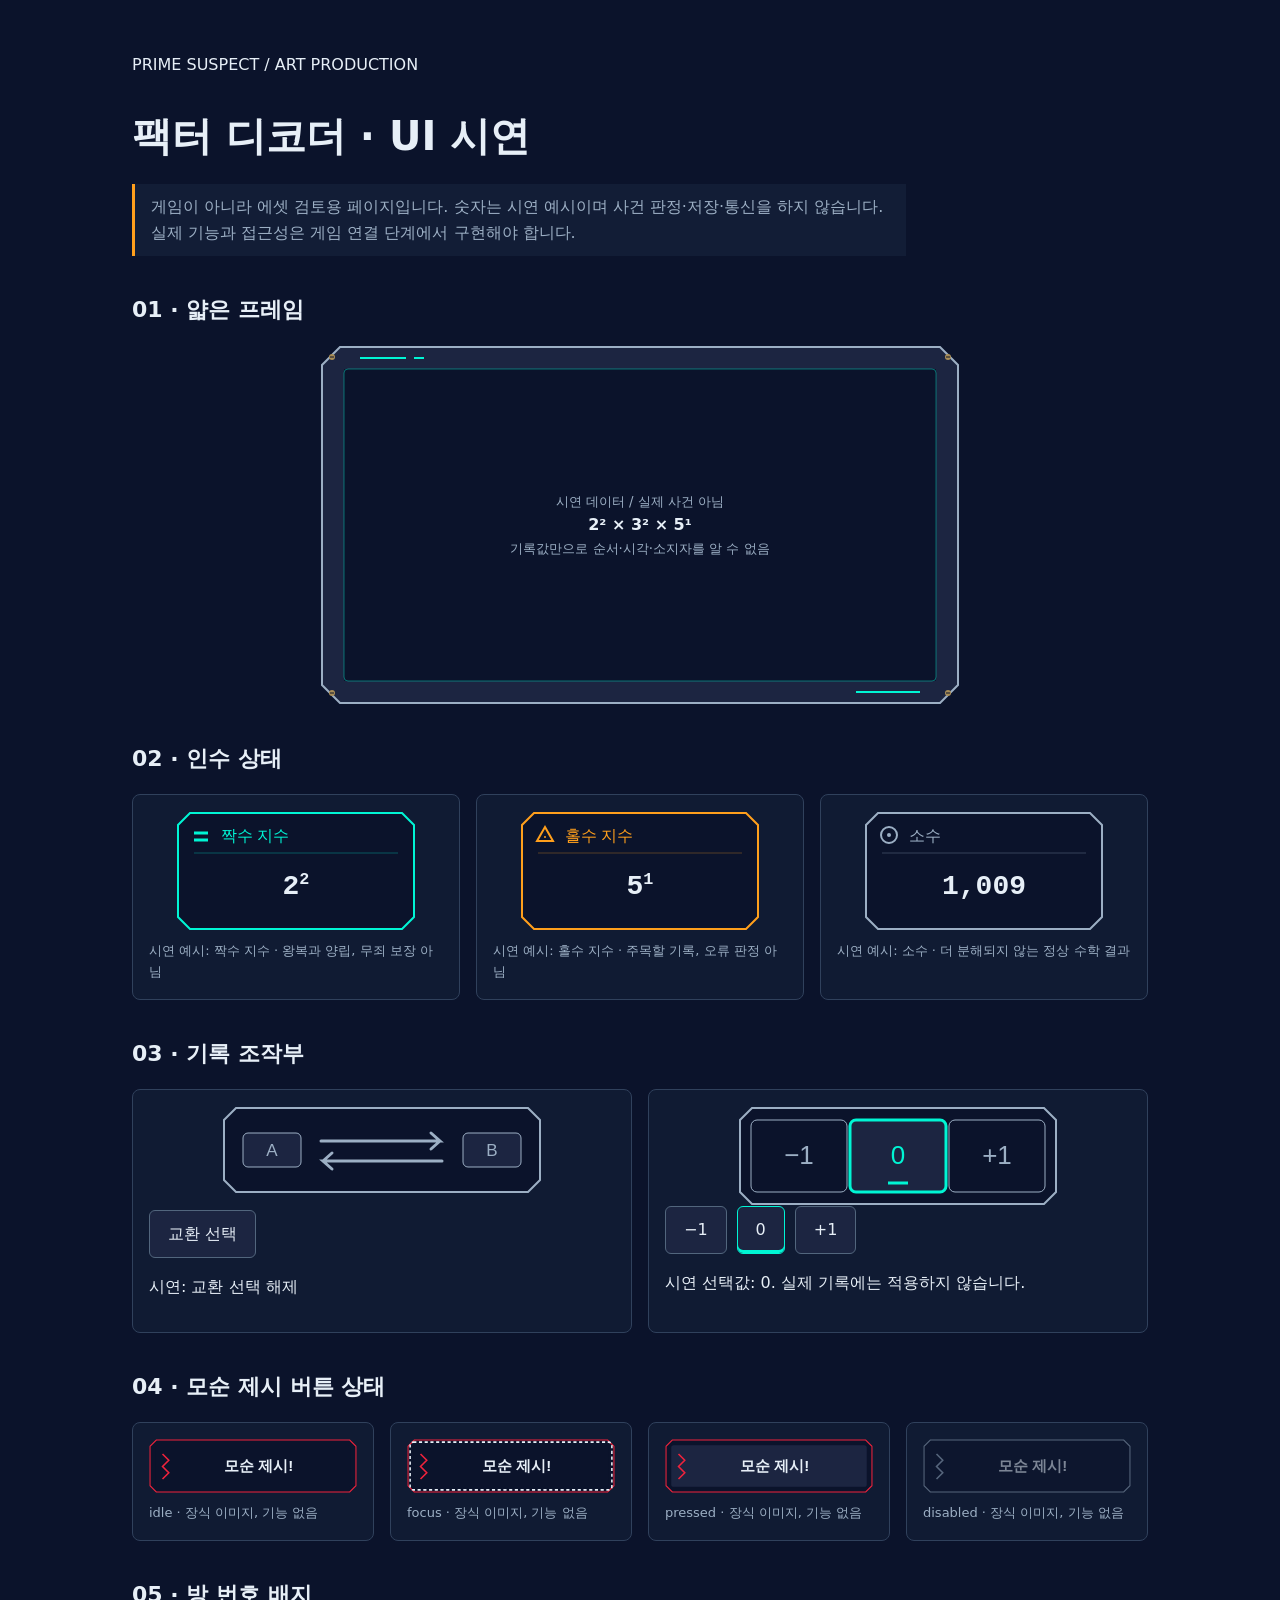
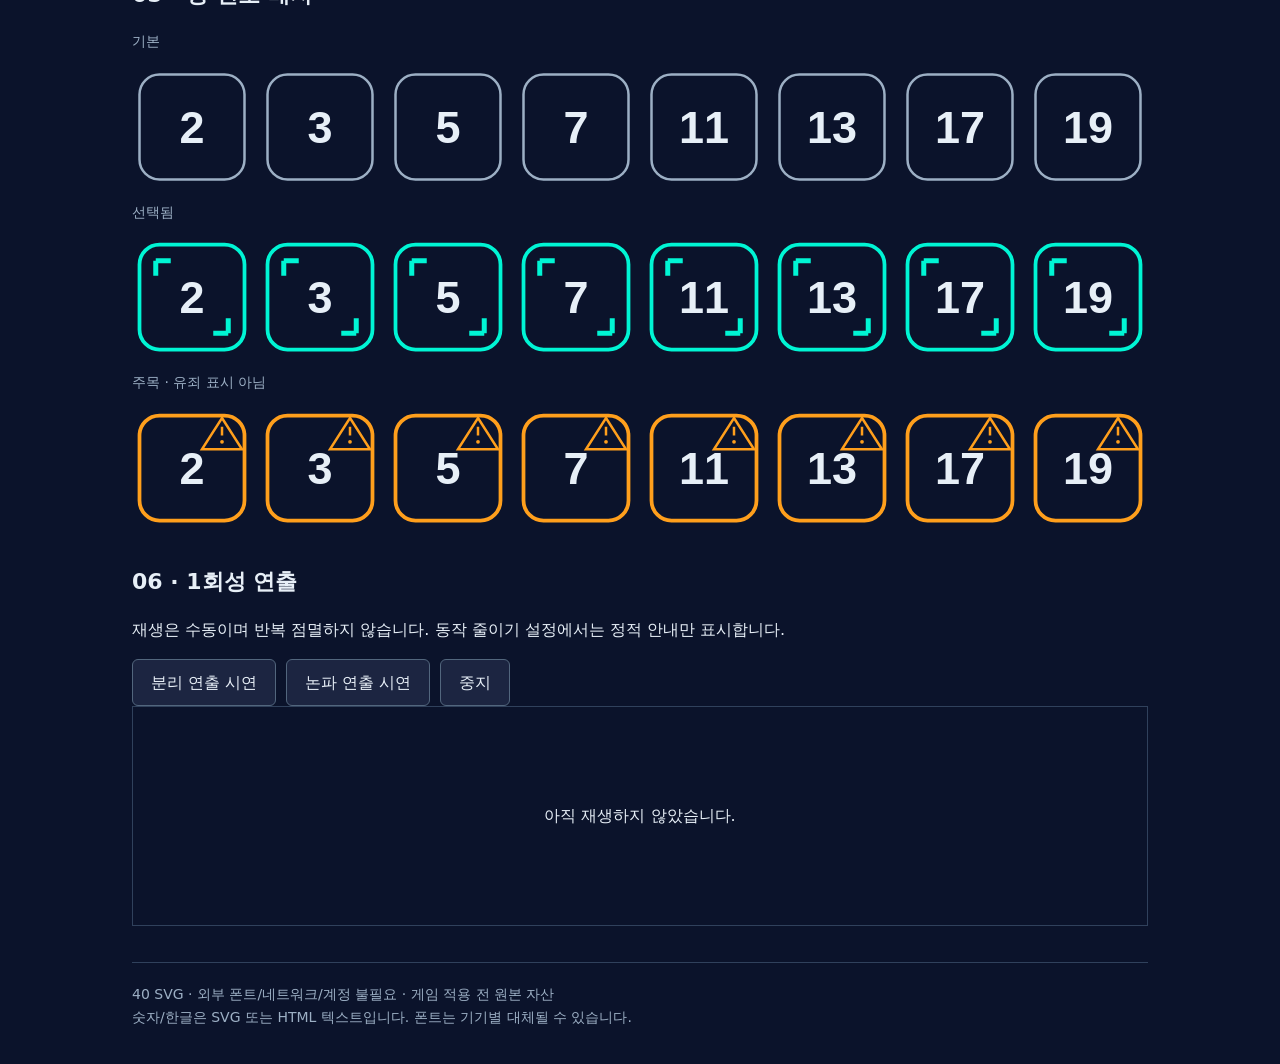
<file: assets/ui-kit/demo.html>
<!doctype html><html lang="ko"><head><meta charset="utf-8"><meta name="viewport" content="width=device-width,initial-scale=1"><title>Prime Suspect · UI 에셋 시연</title><link rel="stylesheet" href="demo.css"><link rel="stylesheet" href="effects.css"><script src="demo.js" defer></script></head><body><main><p>PRIME SUSPECT / ART PRODUCTION</p><h1>팩터 디코더 · UI 시연</h1><p class="note">게임이 아니라 에셋 검토용 페이지입니다. 숫자는 시연 예시이며 사건 판정·저장·통신을 하지 않습니다. 실제 기능과 접근성은 게임 연결 단계에서 구현해야 합니다.</p><h2>01 · 얇은 프레임</h2><div class="screen"><img src="assets/ui_decoder_frame.svg" alt="중앙이 투명한 디코더 프레임"><div class="screen-content"><small>시연 데이터 / 실제 사건 아님</small><strong>2² × 3² × 5¹</strong><small>기록값만으로 순서·시각·소지자를 알 수 없음</small></div></div><h2>02 · 인수 상태</h2><div class="grid"><figure class="tile"><div class="chip"><img src="assets/ui_block_even.svg" alt=""><span class="value">2<sup>2</sup></span></div><figcaption>시연 예시: 짝수 지수 · 왕복과 양립, 무죄 보장 아님</figcaption></figure><figure class="tile"><div class="chip"><img src="assets/ui_block_odd.svg" alt=""><span class="value">5<sup>1</sup></span></div><figcaption>시연 예시: 홀수 지수 · 주목할 기록, 오류 판정 아님</figcaption></figure><figure class="tile"><div class="chip"><img src="assets/ui_block_prime_state.svg" alt=""><span class="value">1,009</span></div><figcaption>시연 예시: 소수 · 더 분해되지 않는 정상 수학 결과</figcaption></figure></div><h2>03 · 기록 조작부</h2><div class="grid"><section class="tile"><img id="swap-preview" src="assets/ui_switch_swap_idle.svg" alt="퇴실 기록 블록 교환 시연"><p><button id="toggle-swap" type="button" aria-pressed="false">교환 선택</button></p><p id="swap-status" role="status">시연: 교환 선택 해제</p></section><section class="tile"><img id="dial-preview" src="assets/ui_dial_noise_zero.svg" alt="오차 복구 선택 시연"><div class="row" role="group" aria-label="오차 복구 시연 선택"><button type="button" data-dial="minus" aria-pressed="false">−1</button><button type="button" data-dial="zero" aria-pressed="true">0</button><button type="button" data-dial="plus" aria-pressed="false">+1</button></div><p id="dial-status" role="status">시연 선택값: 0. 실제 기록에는 적용하지 않습니다.</p></section></div><h2>04 · 모순 제시 버튼 상태</h2><div class="grid"><figure class="tile"><img src="assets/ui_btn_contradict_idle.svg" alt="모순 제시 버튼 idle 시각 자산"><figcaption>idle · 장식 이미지, 기능 없음</figcaption></figure><figure class="tile"><img src="assets/ui_btn_contradict_focus.svg" alt="모순 제시 버튼 focus 시각 자산"><figcaption>focus · 장식 이미지, 기능 없음</figcaption></figure><figure class="tile"><img src="assets/ui_btn_contradict_pressed.svg" alt="모순 제시 버튼 pressed 시각 자산"><figcaption>pressed · 장식 이미지, 기능 없음</figcaption></figure><figure class="tile"><img src="assets/ui_btn_contradict_disabled.svg" alt="모순 제시 버튼 disabled 시각 자산"><figcaption>disabled · 장식 이미지, 기능 없음</figcaption></figure></div><h2>05 · 방 번호 배지</h2><p class="badge-state">기본</p><div class="badge-grid"><img src="assets/ui_map_node_prime_2_default.svg" alt="2번 방 기본"><img src="assets/ui_map_node_prime_3_default.svg" alt="3번 방 기본"><img src="assets/ui_map_node_prime_5_default.svg" alt="5번 방 기본"><img src="assets/ui_map_node_prime_7_default.svg" alt="7번 방 기본"><img src="assets/ui_map_node_prime_11_default.svg" alt="11번 방 기본"><img src="assets/ui_map_node_prime_13_default.svg" alt="13번 방 기본"><img src="assets/ui_map_node_prime_17_default.svg" alt="17번 방 기본"><img src="assets/ui_map_node_prime_19_default.svg" alt="19번 방 기본"></div><p class="badge-state">선택됨</p><div class="badge-grid"><img src="assets/ui_map_node_prime_2_active.svg" alt="2번 방 선택됨"><img src="assets/ui_map_node_prime_3_active.svg" alt="3번 방 선택됨"><img src="assets/ui_map_node_prime_5_active.svg" alt="5번 방 선택됨"><img src="assets/ui_map_node_prime_7_active.svg" alt="7번 방 선택됨"><img src="assets/ui_map_node_prime_11_active.svg" alt="11번 방 선택됨"><img src="assets/ui_map_node_prime_13_active.svg" alt="13번 방 선택됨"><img src="assets/ui_map_node_prime_17_active.svg" alt="17번 방 선택됨"><img src="assets/ui_map_node_prime_19_active.svg" alt="19번 방 선택됨"></div><p class="badge-state">주목 · 유죄 표시 아님</p><div class="badge-grid"><img src="assets/ui_map_node_prime_2_attention.svg" alt="2번 방 주목 · 유죄 표시 아님"><img src="assets/ui_map_node_prime_3_attention.svg" alt="3번 방 주목 · 유죄 표시 아님"><img src="assets/ui_map_node_prime_5_attention.svg" alt="5번 방 주목 · 유죄 표시 아님"><img src="assets/ui_map_node_prime_7_attention.svg" alt="7번 방 주목 · 유죄 표시 아님"><img src="assets/ui_map_node_prime_11_attention.svg" alt="11번 방 주목 · 유죄 표시 아님"><img src="assets/ui_map_node_prime_13_attention.svg" alt="13번 방 주목 · 유죄 표시 아님"><img src="assets/ui_map_node_prime_17_attention.svg" alt="17번 방 주목 · 유죄 표시 아님"><img src="assets/ui_map_node_prime_19_attention.svg" alt="19번 방 주목 · 유죄 표시 아님"></div><h2>06 · 1회성 연출</h2><p>재생은 수동이며 반복 점멸하지 않습니다. 동작 줄이기 설정에서는 정적 안내만 표시합니다.</p><div class="row"><button type="button" data-effect="slash">분리 연출 시연</button><button type="button" data-effect="shatter">논파 연출 시연</button><button id="effect-cancel" type="button">중지</button></div><div class="effect-stage"><svg xmlns="http://www.w3.org/2000/svg" width="640" height="240" viewBox="0 0 640 240" id="effect-slash" class="ps-vfx" aria-hidden="true"><title id="effect-slash-title">소인수 분리 빛줄기</title><desc id="effect-slash-desc">합성수 분해 시 한 번만 표시하는 장식. 숫자와 실제 블록 분리는 코드로 구현한다.</desc><g id="slash" class="ps-slash"><path d="M25 210L600 20 625 25 57 220Z" fill="#00F5D4" fill-opacity=".2"/><path d="M35 214L617 23 44 217Z" fill="#E7EFF7"/><path d="M110 225L540 85" stroke="#00F5D4" stroke-width="2" stroke-opacity=".5"/></g></svg><svg xmlns="http://www.w3.org/2000/svg" width="640" height="240" viewBox="0 0 640 240" id="effect-shatter" class="ps-vfx" aria-hidden="true"><title id="effect-shatter-title">논파 성공 진술 파편</title><desc id="effect-shatter-desc">진술 오버레이 파편 장식. 카드나 실제 증거의 파괴를 뜻하지 않는다. CSS 한 번 재생, 반복 점멸 없음.</desc><g id="shard-0" class="ps-shard" style="--dx:-14px;--dy:-12px"><polygon points="160,120 260,60 310,116" fill="#00F5D4" fill-opacity=".06" stroke="#E7EFF7" stroke-opacity=".7" stroke-width="1.5"/></g><g id="shard-1" class="ps-shard" style="--dx:-2px;--dy:-18px"><polygon points="260,60 360,45 310,116" fill="#00F5D4" fill-opacity=".06" stroke="#E7EFF7" stroke-opacity=".7" stroke-width="1.5"/></g><g id="shard-2" class="ps-shard" style="--dx:12px;--dy:-13px"><polygon points="360,45 480,100 310,116" fill="#00F5D4" fill-opacity=".06" stroke="#E7EFF7" stroke-opacity=".7" stroke-width="1.5"/></g><g id="shard-3" class="ps-shard" style="--dx:18px;--dy:3px"><polygon points="480,100 500,170 310,116" fill="#00F5D4" fill-opacity=".06" stroke="#E7EFF7" stroke-opacity=".7" stroke-width="1.5"/></g><g id="shard-4" class="ps-shard" style="--dx:12px;--dy:14px"><polygon points="500,170 390,200 310,116" fill="#00F5D4" fill-opacity=".06" stroke="#E7EFF7" stroke-opacity=".7" stroke-width="1.5"/></g><g id="shard-5" class="ps-shard" style="--dx:0px;--dy:18px"><polygon points="390,200 290,195 310,116" fill="#00F5D4" fill-opacity=".06" stroke="#E7EFF7" stroke-opacity=".7" stroke-width="1.5"/></g><g id="shard-6" class="ps-shard" style="--dx:-16px;--dy:12px"><polygon points="290,195 165,175 310,116" fill="#00F5D4" fill-opacity=".06" stroke="#E7EFF7" stroke-opacity=".7" stroke-width="1.5"/></g><g id="shard-7" class="ps-shard" style="--dx:-20px;--dy:0px"><polygon points="165,175 160,120 310,116" fill="#00F5D4" fill-opacity=".06" stroke="#E7EFF7" stroke-opacity=".7" stroke-width="1.5"/></g></svg><p id="effect-status" class="effect-status" role="status">아직 재생하지 않았습니다.</p></div><footer>40 SVG · 외부 폰트/네트워크/계정 불필요 · 게임 적용 전 원본 자산<br>숫자/한글은 SVG 또는 HTML 텍스트입니다. 폰트는 기기별 대체될 수 있습니다.</footer></main></body></html>
</file>
<file: styles.css>
@charset "UTF-8";
:root{color-scheme:dark;--bg:#0b1117;--panel:#111b23;--panel2:#17232c;--line:#293741;--text:#edf0eb;--muted:#91a1aa;--accent:#d6ed9a;--blue:#88c8f4;--red:#ef8d7c;--mono:Consolas,'Courier New',monospace;--sans:'Segoe UI','Malgun Gothic',system-ui,sans-serif}
*{box-sizing:border-box}body{margin:0;background:var(--bg);color:var(--text);font-family:var(--sans);font-size:14px;line-height:1.6}button,select{font:inherit}button{cursor:pointer;color:inherit}button:disabled{cursor:default;opacity:.4}button,a,select{touch-action:manipulation}button{border:0;background:none}button:focus-visible,select:focus-visible,a:focus-visible{outline:2px solid var(--accent);outline-offset:4px}button:hover:not(:disabled){filter:brightness(1.12)}::selection{background:#536834;color:white}.mono{font-family:var(--mono)}.eyebrow{font:11px var(--mono);letter-spacing:2px;text-transform:uppercase;color:var(--accent)}.muted{color:var(--muted)}.icon{width:18px;height:18px;vertical-align:middle;flex:none;display:inline-block}.primary{background:var(--accent);color:#152019;border-radius:5px;padding:12px 20px;font-weight:700;display:inline-flex;align-items:center;justify-content:center;gap:12px;min-height:46px}.secondary{border:1px solid var(--line);background:#18242d;border-radius:5px;padding:10px 15px;min-height:42px;display:inline-flex;align-items:center;justify-content:center;gap:8px}.quiet{border:1px solid var(--line);border-radius:5px;min-height:38px;padding:7px 11px;color:var(--muted)}.icon-button{width:38px;height:38px;display:inline-grid;place-items:center;border:1px solid var(--line);border-radius:50%;color:var(--muted)}.status-dot{display:inline-block;width:6px;height:6px;border-radius:50%;background:var(--accent);box-shadow:0 0 12px #d6ed9a40;margin-right:7px}.tag{font:10px var(--mono);padding:4px 7px;border:1px solid var(--line);border-radius:3px;color:var(--muted);letter-spacing:.5px}.red-text{color:var(--red)}.blue-text{color:var(--blue)}.lime-text{color:var(--accent)}
.topbar{max-width:1600px;padding:22px 36px 17px;margin:auto;display:flex;align-items:center;justify-content:space-between;gap:15px}.brand{display:flex;align-items:center;gap:12px;text-align:left;padding:0}.brand-symbol{width:33px;height:38px;display:grid;place-items:center;border:1px solid var(--accent);font:italic 28px Georgia;color:var(--accent);border-radius:8px 2px}.brand strong{display:block;font:700 15px var(--mono);letter-spacing:2.5px}.brand small{display:block;font-size:10px;letter-spacing:3px;color:var(--muted);margin-top:3px}.top-meta{display:flex;align-items:center;gap:24px;font:11px var(--mono);color:var(--muted)}.top-actions{display:flex;align-items:center;gap:8px}.topline{height:1px;background:var(--line)}.shell{max-width:1600px;padding:0 36px 36px;margin:auto}.case-nav{display:grid;grid-template-columns:repeat(4,1fr);gap:0;margin-bottom:28px;border-bottom:1px solid var(--line)}.case-tab{padding:18px 14px 16px;display:flex;align-items:center;gap:13px;text-align:left;position:relative;color:var(--muted)}.case-tab:first-child{padding-left:0}.case-tab.active{color:var(--text)}.case-tab.active:after{content:'';height:2px;background:var(--accent);position:absolute;bottom:-1px;left:0;right:0}.case-num{font:24px var(--mono);color:#5f747f}.case-tab.active .case-num{color:var(--accent)}.case-tab small{display:block;font:9px var(--mono);letter-spacing:1.3px;margin-top:2px}.case-tab .tab-lock{margin-left:auto}.case-tab:disabled{opacity:.55}.chapter-heading{display:flex;justify-content:space-between;gap:24px;margin-bottom:25px;align-items:end}.chapter-heading h1{font-size:29px;line-height:1.3;letter-spacing:-1.3px;margin:9px 0 8px;font-weight:650}.chapter-heading .intro{max-width:730px;color:var(--muted);margin:0;font-size:12px}.chapter-meta{text-align:right;white-space:nowrap}.chapter-meta strong{display:block;font:29px var(--mono);letter-spacing:-1px}.chapter-meta span{font-size:10px;color:var(--muted)}.case-progress{display:flex;gap:5px;margin-top:10px}.case-progress i{height:3px;width:33px;background:var(--line)}.case-progress i.done{background:var(--accent)}
.workspace{display:grid;grid-template-columns:minmax(260px,.94fr) minmax(320px,1.16fr) minmax(300px,1fr);gap:18px;align-items:start}.panel{background:var(--panel);border:1px solid var(--line);border-radius:8px;overflow:hidden;min-width:0}.panel-head{padding:15px 17px;display:flex;align-items:center;justify-content:space-between;border-bottom:1px solid var(--line);gap:10px}.panel-head h2{font-size:12px;margin:0;font-weight:600;display:flex;align-items:center;gap:8px}.panel-head .index{font:10px var(--mono);color:var(--accent);margin-right:3px}.panel-label{font:9px var(--mono);letter-spacing:1px;color:var(--muted)}.suspect-tabs{display:flex;border-bottom:1px solid var(--line);padding:0 10px;gap:4px}.suspect-tab{flex:1;padding:13px 5px;color:var(--muted);font-size:12px;border-bottom:2px solid transparent;white-space:nowrap;min-height:44px}.suspect-tab.active{color:var(--accent);border-bottom-color:var(--accent)}.portrait-stage{height:187px;position:relative;overflow:hidden;background:radial-gradient(ellipse at 50% 90%,#34464b 0,transparent 70%),repeating-linear-gradient(0deg,transparent,transparent 3px,#ffffff03 4px),#141f27;display:flex;align-items:end;justify-content:center}.portrait-stage:after{content:'';position:absolute;inset:0;background:linear-gradient(0deg,#0c141bc9,transparent 50%);pointer-events:none}.portrait-stage .crosshair{position:absolute;inset:24px 35px;border:1px solid #49616d35;border-radius:1px}.portrait-stage .crosshair:before{content:'';position:absolute;width:1px;height:100%;left:50%;background:#4c69721a}.portrait-stage svg.person{height:190px;filter:drop-shadow(0 0 25px #7d9f9f20);opacity:.85}.portrait-stage img{height:100%;width:100%;object-fit:cover;object-position:50% 25%}.portrait-stage .portrait-id{position:absolute;top:14px;left:15px;font:9px var(--mono);letter-spacing:1px;color:#93a8b4;z-index:1}.portrait-stage .placeholder-label{position:absolute;right:11px;top:13px;font:8px var(--mono);color:#748690;letter-spacing:1px}.portrait-stage .person-name{position:absolute;bottom:13px;left:17px;z-index:1}.person-name strong{font-size:22px;letter-spacing:1px;font-weight:500}.person-name small{display:block;font-size:11px;color:#a8b7bc;margin-top:0}.emotion{position:absolute;bottom:20px;right:14px;color:var(--accent);font-size:10px;z-index:1}.testimony{padding:16px}.section-caption{display:flex;justify-content:space-between;align-items:center;gap:8px;margin-bottom:9px;color:var(--muted);font-size:10px}.statement{width:100%;text-align:left;border:1px solid var(--line);background:#15222b;display:flex;align-items:start;gap:11px;padding:12px;border-radius:5px;margin-top:8px;font-size:12px;line-height:1.8;transition:border-color .15s,background .15s}.statement .line-no{font:10px var(--mono);color:#637c8b;margin-top:4px}.statement.selected{border-color:var(--accent);background:#202c29}.statement.selected .line-no{color:var(--accent)}.statement.selected:after{content:'HOLD';font:8px var(--mono);color:var(--accent);margin-left:auto;padding-top:5px}.deduction{border-top:1px solid var(--line);padding:15px 16px;background:#121e26}.deduction-title{font-size:11px;color:var(--accent);margin:0 0 8px}.deduction .statement{font-size:11px;padding:10px;line-height:1.7}.brief{padding:15px 16px;border-top:1px solid var(--line);font-size:11px;color:var(--muted)}.brief strong{color:var(--text);font-weight:500}.brief .eyebrow{font-size:9px;margin-bottom:7px}
.map-subhead{display:flex;justify-content:space-between;padding:14px 17px 0;font-size:10px;color:var(--muted)}.map{height:340px;margin:0 10px;position:relative;background-image:radial-gradient(#4a647542 1px,transparent 1px);background-size:15px 15px}.map svg.connections{position:absolute;inset:0;width:100%;height:100%;overflow:visible}.connections path{fill:none;stroke:#4a616f;stroke-width:1.2;vector-effect:non-scaling-stroke}.connections .special-line{stroke:var(--accent);stroke-dasharray:3 2;stroke-width:1.3;opacity:.7}.room{position:absolute;transform:translate(-50%,-50%);width:110px;max-width:31%;padding:0;display:flex;align-items:center;flex-direction:column;gap:5px;z-index:2}.room-number{display:grid;place-items:center;width:43px;height:38px;background:#172630;border:1px solid #506a79;border-radius:5px;font:20px var(--mono);position:relative;box-shadow:0 0 0 5px #111b23}.room:hover .room-number{border-color:var(--accent)}.room.crime .room-number{border-color:var(--red);color:var(--red);background:#33252a}.room.discovered .room-number:after{content:'';width:5px;height:5px;position:absolute;right:-3px;top:-3px;background:var(--accent);border-radius:50%;box-shadow:0 0 0 3px var(--panel)}.room-name{font-size:10px;background:#111b23eb;padding:0 4px;text-align:center;line-height:1.4;white-space:normal}.room .crime-caption{font:7px var(--mono);letter-spacing:1.3px;color:var(--red);line-height:1}.special-button{position:absolute;left:50%;top:60%;transform:translateX(-50%);font-size:9px;z-index:3;background:#1e2e2c;border:1px dashed #759369;color:var(--accent);border-radius:4px;padding:4px 7px;max-width:55%;white-space:nowrap}.map.case-4 .special-button{top:59%;left:74%}.map-legend{display:flex;gap:14px;padding:1px 17px 14px;font-size:9px;color:var(--muted)}.map-legend span{display:flex;align-items:center;gap:5px}.legend-square{display:inline-block;width:6px;height:6px;border:1px solid var(--muted)}.legend-square.crime{border-color:var(--red)}.legend-square.clue{background:var(--accent);border-color:var(--accent)}.evidence-section{border-top:1px solid var(--line);padding:15px 16px}.evidence-title{display:flex;align-items:center;justify-content:space-between;margin-bottom:10px}.evidence-title h3{font-size:11px;font-weight:500;margin:0}.evidence-title span{font:10px var(--mono);color:var(--muted)}.evidence-list{display:grid;grid-template-columns:1fr 1fr;gap:7px}.evidence{border:1px solid var(--line);background:#15222a;border-radius:4px;padding:10px;text-align:left;min-width:0;position:relative;min-height:66px}.evidence strong{display:block;font-size:10px;font-weight:500;line-height:1.5}.evidence small{display:block;font-size:9px;color:var(--muted);margin-top:4px;line-height:1.4}.evidence.selected{border-color:var(--accent);background:#25302b}.evidence.selected:after{content:'✓';position:absolute;right:6px;top:3px;color:var(--accent);font-size:10px}.empty-note{font-size:11px;color:var(--muted);padding:12px 0;line-height:1.9;grid-column:1/-1}.notebook-button{display:flex;align-items:center;justify-content:center;gap:6px;width:100%;margin-top:12px;font-size:10px;color:var(--muted);padding:7px}
.decoder-body{padding:16px}.card-slot{padding:14px;background:linear-gradient(125deg,#26343d,#18232d);border:1px solid #3b4d58;border-radius:7px;position:relative;overflow:hidden}.card-slot:before{content:'';position:absolute;width:160px;height:160px;border:1px solid #607a8725;border-radius:50%;right:-70px;top:-70px;box-shadow:0 0 0 17px #607a8710,0 0 0 40px #607a8708}.card-slot .eyebrow{font-size:8px;color:#9aafb8;letter-spacing:1.7px}.card-slot .card-name{display:flex;justify-content:space-between;align-items:center;margin-top:7px;font-size:11px}.card-value{font:32px var(--mono);letter-spacing:-1px;line-height:1.3;margin:9px 0 8px}.magnetic{height:4px;background:repeating-linear-gradient(90deg,#8b9ba57a 0,#8b9ba57a 1px,transparent 2px,transparent 5px);width:80px}.scan-button{width:100%;margin-top:11px;font-size:12px}.scan-button svg{width:16px}.decoder-tabs{display:flex;gap:3px;border-bottom:1px solid var(--line);margin-top:18px}.decoder-tab{font-size:10px;flex:1;min-height:40px;color:var(--muted);padding:8px 3px;white-space:nowrap;border-bottom:2px solid transparent}.decoder-tab.active{border-bottom-color:var(--accent);color:var(--accent)}.factor-output{padding:17px 0 11px;min-height:134px}.output-label{display:flex;justify-content:space-between;font:9px var(--mono);letter-spacing:1px;color:var(--muted);margin-bottom:10px}.factor-row{display:flex;flex-wrap:wrap;gap:6px}.factor-chip{display:flex;flex-direction:column;align-items:center;justify-content:center;min-width:46px;min-height:54px;border:1px solid #4d7990;color:var(--blue);background:#192e3b;border-radius:4px;padding:7px 10px;font:21px var(--mono)}.factor-chip sup{font-size:12px;vertical-align:super;margin-left:1px}.factor-chip small{font:8px var(--sans);margin-top:3px;opacity:.8}.factor-chip.odd{border-color:#965c57;color:var(--red);background:#302429}.factor-chip.unknown{border-color:#a8715e;color:#eeb28e;background:#322722}.factor-chip.selected{outline:2px solid var(--accent);outline-offset:2px}.factor-empty{display:flex;gap:10px;align-items:center;font-size:11px;color:var(--muted);height:85px;border:1px dashed var(--line);padding:15px;border-radius:4px}.factor-note{font-size:10px;color:var(--muted);margin:11px 0 0;line-height:1.8}.factor-action{width:100%;text-align:left;border:1px dashed #61765d;border-radius:4px;color:var(--accent);font-size:10px;margin-top:10px;padding:9px}.mini-comparison{font-size:10px;border-top:1px solid var(--line);margin-top:13px;padding-top:12px;color:var(--muted);display:grid;gap:5px}.mini-comparison b{color:var(--blue);font-family:var(--mono);font-weight:normal}.tool-panel{padding:15px 0 5px}.tool-description{font-size:10px;color:var(--muted);margin:0 0 13px;line-height:1.9}.select-label{display:block;font-size:10px;color:var(--muted);margin:10px 0 5px}select{width:100%;min-height:40px;border:1px solid #3a4c58;border-radius:4px;background:#17242e;color:var(--text);padding:8px 10px;font-size:11px}.snapshot-row{display:grid;grid-template-columns:70px 1fr;align-items:center;gap:8px;margin-bottom:8px}.snapshot-value{font:16px var(--mono);color:var(--blue)}.tool-button{width:100%;margin-top:12px;font-size:11px}.math-result{margin-top:14px;padding:12px;border:1px solid #475b4d;background:#1e2b28;border-radius:4px;color:var(--accent);font:14px var(--mono);overflow-wrap:anywhere}.math-result small{display:block;font:10px var(--sans);color:var(--muted);margin-top:5px;line-height:1.7}.division-grid{margin-top:12px;font-size:9px;border-collapse:collapse;width:100%;text-align:center;color:var(--muted)}.division-grid th,.division-grid td{padding:5px 2px;border-bottom:1px solid var(--line);font-weight:400}.division-grid .yes{color:var(--blue)}.offset-controls{display:flex;gap:7px;margin:13px 0}.offset-controls button{flex:1;border:1px solid var(--line);border-radius:4px;padding:8px;font:18px var(--mono);background:#17242e}.offset-controls button.active{color:var(--accent);border-color:var(--accent);background:#27352b}.offset-equation{text-align:center;font:21px var(--mono);padding:7px 0 16px;line-height:1.7}.swap-card{border:1px solid var(--line);background:#16232c;padding:11px;border-radius:4px;margin-top:10px}.swap-card p{font-size:10px;color:var(--muted);margin:0 0 6px}.swap-card .prefix{font:12px var(--mono)}.exit-block{margin-top:8px;display:block;width:100%;border:1px dashed #8f9c6b;color:var(--accent);border-radius:3px;padding:8px;font:12px var(--mono);background:#2b352c;cursor:grab}.swap-card.drag-over{outline:2px solid var(--accent)}.swap-arrow{text-align:center;font-size:18px;color:var(--accent);margin:3px 0 -7px}.module-unlock{padding:10px 16px;border-top:1px solid var(--line);font-size:9px;color:var(--muted);display:flex;gap:7px;align-items:center}
.actionbar{display:grid;grid-template-columns:1fr auto;align-items:center;gap:20px;background:#17232b;border:1px solid #3e4d45;border-radius:7px;margin-top:18px;padding:17px 20px;position:relative}.objective{display:flex;align-items:center;gap:15px;min-width:0}.objective-number{display:grid;place-items:center;flex:none;width:35px;height:35px;background:#27372c;border:1px solid #4c6041;border-radius:50%;color:var(--accent);font:13px var(--mono)}.objective h3{font-size:12px;font-weight:600;margin:0 0 3px}.objective p{font-size:11px;color:var(--muted);margin:0;line-height:1.8}.action-buttons{display:flex;gap:8px;align-items:center}.proof-button{min-width:155px;font-size:12px}.proof-label{display:block;color:var(--accent);font-size:10px;margin-top:3px}.proof-label.empty{color:var(--muted)}.feedback{grid-column:1/-1;border-top:1px solid #684641;padding-top:11px;color:#f3a291;font-size:12px}.footer{display:flex;justify-content:space-between;gap:15px;padding-top:18px;font:9px var(--mono);letter-spacing:1px;color:#607780}.footer .saving{color:#91a17b}.save-warning{color:var(--red);font-size:10px;margin:10px 0 0}.finish-banner{padding:20px;background:#26362a;border:1px solid #66744d;border-radius:6px;margin-bottom:18px;display:flex;align-items:center;justify-content:space-between;gap:15px}.finish-banner strong{font-size:14px}.finish-banner p{font-size:11px;color:var(--muted);margin:5px 0 0}.finish-banner div:last-child{display:flex;gap:8px}
.landing{max-width:1370px;margin:auto;min-height:calc(100svh - 100px);padding:55px 48px 35px;position:relative}.landing-main{display:grid;grid-template-columns:1.2fr 1fr;align-items:center;gap:60px;min-height:410px}.landing h1{font-size:clamp(42px,5.1vw,72px);line-height:1.16;letter-spacing:-3px;font-weight:600;margin:25px 0}.landing h1 em{font-style:normal;color:var(--accent)}.landing .lead{color:var(--muted);font-size:14px;line-height:2;max-width:490px}.landing-actions{display:flex;gap:10px;margin:29px 0}.landing .primary{min-width:185px}.landing-foot{display:flex;justify-content:space-between;margin-top:25px;padding-top:20px;border-top:1px solid var(--line);font:10px var(--mono);letter-spacing:1px;color:var(--muted)}.prime-art{position:relative;min-height:395px;display:flex;align-items:center;justify-content:center;background:radial-gradient(ellipse,#30454150,transparent 70%)}.prime-art .orbit{position:absolute;border:1px solid #3e584d60;width:310px;height:310px;border-radius:50%;box-shadow:0 0 0 30px #3e584d10,0 0 0 60px #3e584d0a}.prime-art .orbit:before{content:'';width:10px;height:10px;position:absolute;top:64px;right:14px;border-radius:50%;background:var(--accent);box-shadow:0 0 20px #d6ed9a60}.art-card{position:relative;transform:rotate(-8deg);width:260px;height:165px;padding:24px;background:linear-gradient(130deg,#364b4b,#182630);border:1px solid #62776b;border-radius:9px;box-shadow:0 20px 60px #0008}.art-card:after{content:'';position:absolute;width:100%;height:32px;background:#0a1119;left:0;top:30px;opacity:.55}.art-card .eyebrow{position:relative;z-index:1;font-size:8px}.art-card strong{display:block;font:43px var(--mono);margin-top:27px;color:var(--text);letter-spacing:2px}.art-card small{font:8px var(--mono);letter-spacing:2px;color:var(--muted)}.art-factor{position:absolute;right:0;bottom:40px;display:flex;gap:7px;transform:rotate(5deg)}.art-factor .factor-chip{width:61px;height:67px;font-size:26px;box-shadow:0 15px 35px #0008}.art-caption{position:absolute;left:10px;top:24px;color:#93aa9a;font:9px var(--mono);letter-spacing:2px}.art-coordinate{position:absolute;bottom:0;left:30px;font:9px var(--mono);letter-spacing:2px;color:var(--muted)}.case-previews{display:grid;grid-template-columns:repeat(4,1fr);gap:12px;margin-top:40px}.case-preview{padding:17px;border:1px solid var(--line);border-radius:5px;background:#111c23}.case-preview .num{color:var(--accent);font:12px var(--mono)}.case-preview h3{font-size:13px;font-weight:500;margin:11px 0 5px}.case-preview p{font-size:10px;color:var(--muted);margin:0}
dialog{color:var(--text);background:#131f27;border:1px solid #45574e;border-radius:10px;padding:0;max-width:540px;width:calc(100% - 32px);max-height:88svh;box-shadow:0 30px 100px #000b}dialog::backdrop{background:#04090dd9;backdrop-filter:blur(6px)}.dialog-inner{padding:30px}.dialog-top{display:flex;justify-content:space-between;align-items:center;gap:15px}.dialog-inner h2{font-size:23px;line-height:1.5;letter-spacing:-.7px;margin:20px 0 13px;font-weight:550}.dialog-inner p{font-size:13px;line-height:2;color:#b5c2c8;margin:12px 0}.dialog-actions{display:flex;gap:10px;justify-content:flex-end;flex-wrap:wrap;margin-top:25px}.dialog-actions button{font-size:12px}.success-mark{font:48px Georgia;color:var(--accent);margin-top:14px}.success-line{height:1px;background:linear-gradient(90deg,var(--accent),transparent);margin:21px 0}.hint-count{display:flex;gap:5px;margin:18px 0}.hint-count i{display:block;height:3px;width:30px;background:var(--line)}.hint-count i.active{background:var(--accent)}.help-rule{display:grid;grid-template-columns:30px 1fr;gap:12px;margin:17px 0}.help-rule span{font:18px var(--mono);color:var(--accent);padding-top:3px}.help-rule p{margin:0;font-size:12px}.help-rule b{display:block;color:var(--text);font-weight:500}.notebook-entry{padding:13px 0;border-bottom:1px solid var(--line)}.notebook-entry strong{font-size:12px;font-weight:500;color:var(--accent)}.notebook-entry p{font-size:11px;margin:5px 0}.dialog-pills{display:flex;gap:7px;flex-wrap:wrap;margin-top:15px}.dialog-pills .tag{color:var(--accent)}#toast{position:fixed;bottom:25px;left:50%;transform:translate(-50%,18px);background:var(--accent);color:#14201a;border-radius:5px;padding:11px 18px;font-size:12px;font-weight:600;z-index:10;opacity:0;pointer-events:none;max-width:calc(100% - 28px);text-align:center;transition:opacity .2s,transform .2s}#toast.visible{opacity:1;transform:translate(-50%,0)}.scan-flash{animation:scan .55s ease-out}.spark{animation:spark .7s ease-out}@keyframes scan{0%{opacity:0;transform:translateY(9px)}40%{filter:brightness(1.7)}100%{opacity:1;transform:none}}@keyframes spark{0%,25%{filter:brightness(2);transform:translateX(-2px)}40%{transform:translateX(2px)}60%,100%{filter:none;transform:none}}
@media(min-width:1500px){.portrait-stage{height:225px}.map{height:380px}.testimony .statement{font-size:13px}.panel-head{padding:18px}.factor-chip{min-width:53px}.card-value{font-size:36px}}
@media(max-width:1150px){.topbar{padding:20px 23px}.shell{padding:0 23px 28px}.workspace{grid-template-columns:minmax(240px,.9fr) minmax(290px,1.1fr);gap:16px}.decoder-panel{grid-column:1/-1}.decoder-body{display:grid;grid-template-columns:240px 1fr;gap:0 20px}.decoder-tabs{margin-top:0}.decoder-content{grid-column:2;grid-row:2/4}.card-slot{grid-row:1/3}.scan-button{grid-column:1;grid-row:3;align-self:start}.decoder-panel .module-unlock{padding:10px 17px}.decoder-content .factor-output{min-height:110px}.tool-panel{padding-top:12px}.tool-panel .snapshot-row{max-width:400px}.landing{padding:35px 30px}.landing-main{gap:20px}.prime-art{transform:scale(.9)}.case-tab{gap:9px;padding:16px 10px}.case-tab strong{font-size:11px}.case-tab small{font-size:8px}.case-num{font-size:21px}.chapter-heading h1{font-size:27px}.chapter-meta{display:none}}
@media(max-width:700px){.topbar{padding:16px 17px}.brand strong{font-size:12px;letter-spacing:1.7px}.brand small{font-size:8px;letter-spacing:2px}.brand-symbol{width:27px;height:33px;font-size:24px}.top-meta{display:none}.top-actions{gap:6px}.top-actions .icon-button{width:33px;height:33px}.shell{padding:0 14px 22px}.case-nav{margin-bottom:20px}.case-tab{display:block;text-align:center;padding:13px 2px}.case-tab:first-child{padding-left:2px}.case-num{font-size:18px;display:block}.case-tab strong{display:none}.case-tab small{font-size:8px;letter-spacing:.3px;margin-top:4px}.case-tab .tab-lock{position:absolute;top:11px;right:8px;width:10px;height:10px}.chapter-heading{margin-bottom:17px}.chapter-heading .eyebrow{font-size:9px;letter-spacing:1.5px}.chapter-heading h1{font-size:25px;margin-top:7px}.chapter-heading .intro{font-size:11px;line-height:1.9}.workspace{display:flex;flex-direction:column;gap:13px}.panel{width:100%}.panel-head{padding:13px 15px}.panel-head h2{font-size:12px}.portrait-stage{height:150px}.portrait-stage svg.person{height:165px}.testimony{padding:13px 14px}.statement{font-size:12px;min-height:49px}.portrait-stage .person-name strong{font-size:20px}.suspect-tabs{padding:0 7px}.suspect-tab{padding:11px 4px}.brief{padding:12px 14px;font-size:10px}.map{height:300px;margin:0 13px}.map-subhead{font-size:9px}.evidence-section{padding:13px 14px}.room{max-width:32%;width:115px}.room-name{font-size:10px}.room-number{width:39px;height:35px;font-size:18px}.evidence strong{font-size:11px}.evidence small{font-size:10px}.evidence{min-height:65px;padding:10px}.decoder-body{display:block;padding:14px}.card-slot{padding:13px}.card-value{font-size:29px;margin:4px 0}.card-slot .card-name{margin-top:4px}.card-slot .eyebrow{font-size:8px}.scan-button{margin-top:10px}.decoder-tabs{margin-top:13px}.factor-output{min-height:120px}.factor-chip{min-width:53px;min-height:56px}.factor-note{font-size:11px}.tool-description{font-size:11px}.select-label,select{font-size:12px}.snapshot-row{grid-template-columns:80px 1fr}.snapshot-value{font-size:18px}.actionbar{grid-template-columns:1fr;padding:14px;gap:12px;margin-top:14px}.objective{gap:10px;align-items:start}.objective p{font-size:11px}.objective h3{font-size:12px}.objective-number{width:28px;height:28px;font-size:11px}.action-buttons{justify-content:space-between;gap:8px}.action-buttons .primary{flex:1}.proof-button{min-width:0}.feedback{font-size:11px}.footer{font-size:8px;letter-spacing:.1px;padding:15px 1px;line-height:1.7}.footer span:first-child{max-width:60%}.landing{padding:28px 22px 25px;min-height:initial}.landing-main{display:block}.landing h1{font-size:40px;letter-spacing:-2px;margin:23px 0 19px}.landing .lead{font-size:12px;line-height:2}.landing-actions{margin:24px 0 0;gap:7px}.landing-actions .primary{min-width:0;flex:1;font-size:12px;padding:12px 14px}.landing-actions .secondary{font-size:11px;padding:10px 12px}.prime-art{min-height:290px;transform:scale(.83);margin:-8px -20px -15px}.prime-art .orbit{width:270px;height:270px}.art-factor{right:10px;bottom:13px}.art-caption{top:15px;left:0}.art-coordinate{bottom:-18px;left:4px}.case-previews{grid-template-columns:1fr 1fr;gap:8px;margin-top:20px}.case-preview{padding:13px}.case-preview h3{font-size:12px}.case-preview p{font-size:9px}.landing-foot{font-size:8px;letter-spacing:.3px;gap:12px}.dialog-inner{padding:23px}.dialog-inner h2{font-size:21px}.dialog-inner p{font-size:12px}.dialog-actions .primary,.dialog-actions .secondary{flex:1}.finish-banner{display:block;padding:16px}.finish-banner div:last-child{margin-top:15px}.finish-banner button{flex:1;font-size:11px}.special-button{font-size:8px}.division-grid{font-size:10px}select{min-height:44px}.swap-card p{font-size:11px}}
.mobile-nav{display:none}.panel,.actionbar{scroll-margin-top:15px}
@media(max-width:700px){body:has(.mobile-nav){padding-bottom:77px}.mobile-nav{display:grid;grid-template-columns:1fr 1fr 1fr 1.3fr;position:fixed;bottom:0;left:0;right:0;z-index:5;background:#101a22f5;backdrop-filter:blur(12px);border-top:1px solid #4b5f4b;padding:7px 10px calc(7px + env(safe-area-inset-bottom));gap:4px;box-shadow:0 -5px 25px #0004}.mobile-nav button{display:flex;flex-direction:column;align-items:center;justify-content:center;gap:3px;min-height:45px;font-size:10px;color:var(--muted);border-radius:4px}.mobile-nav button .icon{width:17px;height:17px}.mobile-nav .mobile-proof{background:#d6ed9a;color:#17251d}.mobile-nav b{font:10px var(--mono);background:#203d2526;border-radius:3px;padding:1px 4px;margin-left:2px}body:has(.mobile-nav) #toast{bottom:85px}.panel,.actionbar{scroll-margin-top:12px}}
@media(prefers-reduced-motion:reduce){*,*:before,*:after{animation:none!important;transition:none!important;scroll-behavior:auto!important}}
/* v2: a conversation first. Investigation tools are separate, temporary views. */
.scene-figure .portrait-stage svg.person{height:100%;width:100%}
.person-choice .portrait-stage svg.person{height:100%;width:auto}
.dialogue-text,.resolution-text,.opening-copy h1,.deduction-option strong{word-break:keep-all;overflow-wrap:anywhere}
.opening-copy h1{text-wrap:balance}
body.focus-mode{padding:0;overflow:hidden;background:#080d12;color:#e7e9e2;font-size:15px}
.focus-game{height:100svh;min-height:580px;display:flex;flex-direction:column;background:#0b1218;overflow:hidden}
.scene-header{height:74px;flex:none;padding:0 36px;display:flex;align-items:center;justify-content:space-between;border-bottom:1px solid #b0c4b10d;position:relative;z-index:2;background:#0a1017e8;gap:24px}
.scene-brand{display:flex;align-items:center;gap:13px;font:12px var(--mono);letter-spacing:2.5px;color:#d8e2d5;padding:0}.scene-brand .brand-symbol{height:32px;width:28px;font-size:24px}
.scene-header-actions{display:flex;gap:10px}.scene-header-actions .icon-button{border-color:#35464a;color:#9aa9ac;width:34px;height:34px}
.chapter-button{display:flex;align-items:center;gap:15px;color:#adb9b8;font-size:13px;padding:8px 16px}.chapter-button .mono{font-size:10px;color:#a8b58e;letter-spacing:1.6px}.chapter-dots{font:11px var(--mono);letter-spacing:3px;color:#70817c}.depth-label{font:9px var(--mono);letter-spacing:2px;color:#657773}
.scene-stage,.title-stage{position:relative;flex:1;min-height:0;isolation:isolate;overflow:hidden}
.room-art{position:absolute;inset:0;z-index:-1;overflow:hidden;background:radial-gradient(ellipse at 56% 30%,#34454a80,transparent 55%),linear-gradient(180deg,#121e27,#152129 55%,#0d151b 88%);background-size:cover;background-position:center}
.ceiling-light{position:absolute;top:4%;left:41%;width:29%;height:3px;background:#becab5;opacity:.55;box-shadow:0 0 20px #cbdebd65,0 0 80px #e4f5ce25}
.light-cone{position:absolute;top:4%;left:20%;width:75%;height:86%;background:linear-gradient(180deg,#a5bba51c,transparent);clip-path:polygon(29% 0,65% 0,100% 100%,0 100%);filter:blur(12px)}
.wall-panel{position:absolute;top:8%;bottom:30%;border:1px solid #71838520;background:linear-gradient(130deg,#27343c33,#0d1a2499);box-shadow:inset 0 0 0 7px #0e182030}.left-wall{left:8%;width:27%;transform:skewY(-4deg)}.right-wall{right:-3%;width:23%;transform:skewY(5deg)}
.scene-door{position:absolute;top:11%;height:61%;width:18%;left:68%;background:linear-gradient(90deg,#0c161dd9,#1c2c3499);border:1px solid #7189853d;border-top:5px solid #57666447;box-shadow:0 0 0 8px #0f192099,0 0 0 9px #53645f1a;transform:perspective(900px) rotateY(-8deg);display:grid;place-items:center}
.scene-door:before{content:'';position:absolute;top:0;bottom:0;left:48%;width:1px;background:#59726938}.scene-door span{font:clamp(50px,7vw,110px) var(--mono);color:#647f7938;letter-spacing:-7px;transform:translateY(-25px)}.scene-door i{position:absolute;right:17%;top:45%;width:4px;height:36px;background:#cf9b715c;box-shadow:0 0 12px #e1984c38}
.wall-vent{position:absolute;top:17%;left:12%;width:17%;height:8%;border:3px solid #17232b;background:repeating-linear-gradient(0deg,#09121a 0,#09121a 4px,#35434a 5px,#35434a 7px);opacity:.5}
.room-console{position:absolute;bottom:28%;left:8%;width:27%;height:18%;background:linear-gradient(150deg,#24323a,#111e27);border:1px solid #75867a22;transform:skewY(-4deg);box-shadow:0 30px 0 -8px #0b121acc;display:flex;align-items:center;padding:5%;gap:10px}.room-console i{width:9px;height:4px;background:#9fb78b55;box-shadow:0 0 8px #b3dd8022}.room-console i:last-child{background:#b47e5c5c}
.floor-grid{position:absolute;bottom:-30%;left:-20%;right:-20%;height:60%;background:repeating-linear-gradient(90deg,transparent 0,transparent 119px,#96ac9e0d 120px),repeating-linear-gradient(0deg,transparent 0,transparent 79px,#96ac9e0d 80px);transform:perspective(400px) rotateX(58deg);transform-origin:50% 0}
.room-vignette{position:absolute;inset:0;background:radial-gradient(ellipse at 54% 35%,transparent 10%,#050b1066 75%),linear-gradient(0deg,#080f17f5 0,transparent 65%)}
.scene-location{position:absolute;top:32px;left:38px;font-size:11px;color:#8b9e9d;display:flex;align-items:center;gap:12px;letter-spacing:1px}.scene-location i{display:block;height:3px;width:3px;background:#91a294;border-radius:50%}
.scene-caption{position:absolute;left:11%;top:27%;display:flex;flex-direction:column;align-items:start;gap:12px;font:9px var(--mono);letter-spacing:3px;color:#748985}.caption-line{height:1px;width:33px;background:#96ac89}.caption-number{font:100px var(--mono);color:#b5c8bb0d;letter-spacing:-7px;line-height:1}
.scene-figure{position:absolute;top:8%;bottom:192px;left:47%;width:35%;min-height:220px;transform:translateX(-20%);pointer-events:none;filter:drop-shadow(-30px 15px 50px #000a);transition:filter .2s}
.scene-figure .portrait-stage{height:100%;width:100%;background:none;overflow:visible}.scene-figure .portrait-stage:after{background:linear-gradient(0deg,#101b2366,transparent 60%)}.scene-figure .person{height:100%;width:100%;max-width:570px;filter:none;opacity:1}
.scene-figure .portrait-stage img{object-fit:contain;object-position:bottom;mask-image:linear-gradient(180deg,black 75%,transparent)}
.scene-figure .crosshair,.scene-figure .portrait-id,.scene-figure .placeholder-label,.scene-figure .person-name,.scene-figure .emotion{display:none}.figure-held{filter:drop-shadow(-20px 10px 50px #000b) drop-shadow(0 0 20px #d6ed9a13)}
.dialogue-box{position:absolute;bottom:100px;left:50%;transform:translateX(-50%);width:min(1040px,calc(100% - 120px));padding:28px 34px 24px;background:linear-gradient(115deg,#0d1820f9,#101b23f5);border:1px solid #5e746542;border-left:3px solid #a7bc90;border-radius:3px;box-shadow:0 16px 60px #0005;z-index:1}
.dialogue-name{display:flex;align-items:center;gap:13px;font-size:17px;color:#d7e9bc}.dialogue-name>span:first-child{font-weight:600;letter-spacing:2px}.dialogue-name small{font-size:11px;color:#7f9596;letter-spacing:.5px}.dialogue-name .speech-count{font:10px var(--mono);color:#637b7e;letter-spacing:2px;margin-left:auto}
.dialogue-text{font-size:clamp(20px,1.8vw,27px);font-weight:400;letter-spacing:-.65px;line-height:1.9;color:#f0eee5;max-width:900px;min-height:62px;margin:22px 0 25px;animation:speech-enter .22s ease-out}
.dialogue-controls,.dialogue-left,.dialogue-right{display:flex;align-items:center;gap:13px}.dialogue-controls{justify-content:space-between}.dialogue-left{gap:18px}.dialogue-right{gap:17px}.dialogue-controls .primary{font-size:13px;padding:12px 20px;min-width:142px;background:#dae7ae}.dialogue-controls .secondary{font-size:12px;min-width:120px}
.speech-prev{font-size:22px;color:#8d9a92;padding:0;min-width:24px;min-height:36px}.speaker-change{display:flex;align-items:center;gap:7px;color:#819997;font-size:11px;padding:8px 0}.speaker-change .icon{width:14px;height:14px}.hold-button{font-size:20px;letter-spacing:2px;font-weight:600;padding:8px 22px;color:#e8b99d;position:relative}.hold-button:before{content:'';height:1px;position:absolute;bottom:7px;left:22px;right:24px;background:#a9856355}.hold-button:hover{color:#f1d8ba}.resume-button{color:#9aa99d;font-size:12px;padding:9px 0}.is-held{border-left-color:#e7b993}.held-mark{position:absolute;bottom:-27px;left:0;font-size:10px;color:#a3ac94;letter-spacing:.3px}.deduction-label{font-size:11px;color:#91a396}
.investigation-dock{position:absolute;bottom:20px;left:50%;transform:translateX(-50%);width:min(1040px,calc(100% - 120px));display:flex;align-items:center;gap:8px;z-index:1}.investigation-dock button{display:flex;align-items:center;justify-content:center;gap:9px;color:#9cafab;font-size:12px;padding:11px 18px;min-height:43px;border:1px solid #6d827224;border-radius:4px;background:#0d171f99}.investigation-dock button:hover{border-color:#a5b59a77;color:#d3ddc9}.investigation-dock b{font:9px var(--mono);padding:0 4px;color:#d4e6ad}.dock-spacer{flex:1}.investigation-dock .dock-hint{border:none;background:none;color:#6e8582;font-size:10px}.investigation-dock .dock-hint .icon{width:14px}
.opening-copy,.closed-copy{position:absolute;top:43%;left:50%;transform:translate(-50%,-50%);width:min(800px,calc(100% - 80px));text-align:center}.opening-copy .eyebrow{font-size:10px;letter-spacing:3px}.opening-copy h1{font-size:clamp(24px,3vw,39px);font-weight:400;letter-spacing:-1.3px;line-height:1.9;margin:32px auto 35px;max-width:740px;min-height:145px;display:flex;align-items:center;justify-content:center;animation:speech-enter .35s ease-out}.opening-progress{display:flex;justify-content:center;gap:7px;margin-bottom:32px}.opening-progress i{height:2px;width:24px;background:#53675d44}.opening-progress i.active{background:#b3c78a}.opening-copy .primary{min-width:180px;font-size:13px}.opening-stage .scene-location{top:auto;bottom:35px;left:50%;transform:translateX(-50%);white-space:nowrap}.opening-stage .room-art{filter:brightness(.7)}
.closed-copy h1{font-size:34px;font-weight:400;letter-spacing:-1px}.closed-copy p{color:#8fa49f;font-size:13px}.closed-symbol{font-size:60px;display:block;color:#bfd294;line-height:1;margin:30px 0}.closed-actions{display:flex;justify-content:center;gap:10px;margin-top:30px}.closed-actions button{font-size:13px;min-width:135px}
.title-stage .scene-door{left:66%;top:14%;height:72%;width:23%}.title-stage .room-vignette{background:linear-gradient(90deg,#091119e8,transparent 80%),linear-gradient(0deg,#091119dd,transparent 45%)}.title-copy{position:absolute;top:47%;left:16%;transform:translateY(-50%)}.title-kicker{font-size:12px;letter-spacing:1px;color:#a3b6a4;margin-bottom:30px}.title-copy h1{font:400 clamp(60px,8vw,118px)/.88 var(--mono);letter-spacing:-7px;margin:0;color:#e1e4d7}.title-copy h1 span{color:#c6dba0}.title-korean{font-size:19px;letter-spacing:13px;color:#b4c3b1;margin:24px 0 45px}.title-start{font-size:14px;min-width:230px;background:#d7e5ac;gap:35px}.title-guide{display:block;color:#83988e;font-size:11px;margin:17px auto 0;padding:5px 0}.title-copy .title-guide{margin-left:0}.title-bottom{position:absolute;left:36px;right:36px;bottom:24px;display:flex;justify-content:space-between;color:#657e77;font-size:10px;letter-spacing:.5px}
.workbench-backdrop{position:fixed;inset:0;z-index:5;background:#03090dd6;backdrop-filter:blur(9px);display:grid;place-items:center;padding:30px}.workbench{width:min(840px,100%);max-height:calc(100svh - 60px);display:flex;flex-direction:column;background:#101b23;border:1px solid #5d746349;border-radius:7px;box-shadow:0 30px 100px #0008;animation:workbench-enter .18s ease-out;overflow:hidden}
.workbench-header{display:flex;align-items:center;justify-content:space-between;gap:18px;flex:none;padding:25px 30px 17px}.workbench-header .eyebrow{font-size:9px;color:#8c9f7c;letter-spacing:2px}.workbench-header h2{font-size:24px;font-weight:400;letter-spacing:-1px;margin:5px 0 0;outline:none}.return-scene{display:flex;gap:15px;align-items:center;font-size:11px;color:#98aca2;padding:8px 0;white-space:nowrap}.return-scene .icon{height:18px;width:18px}.workbench-tabs{display:flex;gap:25px;padding:0 30px;border-bottom:1px solid #596e5e2b;flex:none}.workbench-tabs button{color:#7d948e;font-size:12px;min-height:43px;padding:8px 4px;border-bottom:2px solid transparent}.workbench-tabs [aria-current]{color:#d1e2ae;border-color:#c0d697}.workbench-scroll{padding:22px 30px 28px;overflow:auto;overscroll-behavior:contain;min-height:0}.tool-lead{color:#95aaa2;font-size:13px;margin:0 0 20px;line-height:1.9}
.scene-map{max-width:660px;margin:auto}.scene-map .map{height:min(49svh,410px);min-height:260px;margin:0 20px;background-size:21px 21px;background-image:radial-gradient(#4a64752e 1px,transparent 1px)}.scene-map .room{width:145px;max-width:32%;gap:9px}.scene-map .room-number{height:46px;width:52px;font-size:25px;box-shadow:0 0 0 6px #101b23}.scene-map .room-name{font-size:12px;background:#101b23}.scene-map .crime-caption{font-family:var(--sans);font-size:9px;letter-spacing:1px}.scene-map .special-button{font-size:10px;padding:6px 10px;top:58%}.scene-map .map.case-4 .special-button{left:75%;top:56%}.map-instruction{display:flex;align-items:center;justify-content:center;gap:8px;color:#758d87;font-size:10px;margin:15px 0 0}.map-instruction i:nth-child(2){margin-left:12px}
.card-picker{display:grid;grid-template-columns:repeat(3,1fr);gap:10px;margin:20px auto;max-width:630px}.card-picker:has(.card-pick:nth-child(2):last-child){grid-template-columns:repeat(2,1fr)}.card-pick{padding:13px 14px;text-align:left;background:#15232c;border:1px solid #41594e66;border-radius:4px;position:relative}.card-pick.active{border-color:#afc786;background:#22312a}.card-pick span{font-size:12px;color:#d4ded2}.card-pick strong{font:21px var(--mono);display:block;color:#d9e0d0;margin:5px 0}.card-pick small{font-size:9px;color:#8ea18d}
.focused-decoder{max-width:650px;margin:auto}.focused-decoder .decoder-tabs{margin:0;justify-content:center;border:0;gap:8px}.focused-decoder .decoder-tab{flex:none;min-width:83px;font-size:12px;padding:8px 17px;background:#14212a;border:1px solid #3e55494d;border-radius:4px;min-height:37px}.focused-decoder .decoder-tab.active{background:#2c3c2c;color:#d4e3ad;border-color:#7a936e}.focus-card-slot{text-align:center;padding:16px 0 5px;display:flex;align-items:center;flex-direction:column;gap:7px}.focus-card-slot .eyebrow{font-family:var(--sans);font-size:11px;letter-spacing:.5px;color:#8d9e95}.focus-card-slot>strong{font:clamp(38px,5vw,58px) var(--mono);letter-spacing:-2px;color:#e2e5d7;line-height:1.4}.focus-card-slot>.primary{margin:12px 0;font-size:13px;min-width:210px}.scan-complete{font-size:10px;color:#9eaf91;letter-spacing:1px}.focused-decoder .factor-output{min-height:0;padding:17px 0}.focused-decoder .output-label{display:none}.focused-decoder .factor-row{justify-content:center;gap:12px}.focused-decoder .factor-chip{min-width:65px;min-height:73px;font-size:29px;padding:10px 15px;border-radius:5px}.focused-decoder .factor-chip sup{font-size:15px}.focused-decoder .factor-chip small{font-size:10px}.focused-decoder .factor-note{font-size:11px;line-height:1.8;text-align:center;max-width:470px;margin:18px auto 0;color:#91a398}.focused-decoder .factor-action{display:block;width:auto;max-width:100%;margin:20px auto 0;padding:10px 20px;border-style:solid;color:#c6d9a4;font-size:12px}.focused-decoder .factor-empty{border:0;justify-content:center;font-size:12px;height:45px}.focused-decoder .mini-comparison{display:flex;justify-content:center;gap:20px;border:0;padding-top:8px;font-size:11px}.evidence-shortcut{display:block;margin:24px auto 0;font-size:11px;color:#9ead91;border-bottom:1px solid #61785855;padding-bottom:3px}
.focused-decoder .tool-panel{padding-top:20px}.focused-decoder .tool-description{font-size:12px;text-align:center;max-width:520px;margin:0 auto 24px;color:#8da296}.focused-decoder .snapshot-row{max-width:350px;margin:12px auto;grid-template-columns:1fr 1fr;font-size:14px}.focused-decoder .snapshot-row .mono{font-size:24px}.focused-decoder .tool-button{display:flex;width:min(100%,350px);margin:20px auto 0;font-size:13px}.focused-decoder .math-result{background:transparent;border:0;font-size:30px;text-align:center;margin-top:23px}.focused-decoder .math-result small{font-size:11px;margin-top:17px}.focused-decoder .offset-controls{max-width:380px;margin:25px auto 18px}.focused-decoder .offset-controls button{padding:13px;font-size:23px}.focused-decoder .offset-equation{font-size:26px;padding-bottom:20px}
.focused-decoder:has([data-drop]) .tool-panel{display:grid;grid-template-columns:1fr 1fr;gap:18px}.focused-decoder:has([data-drop]) .tool-description,.focused-decoder:has([data-drop]) .tool-button{grid-column:1/-1}.focused-decoder .swap-card{margin:0;padding:20px 16px}.focused-decoder .swap-card p{font-size:11px;line-height:1.8;min-height:36px;color:#aebfaf}.focused-decoder .prefix{font-size:15px}.focused-decoder .exit-block{font-size:16px;padding:14px 9px;margin-top:16px;letter-spacing:-.5px}.focused-decoder .swap-arrow{display:none}.focused-decoder .swap-card .math-result{font-size:26px;margin-top:18px;padding:0}.focused-decoder .swap-card .math-result small{font-size:11px;margin-top:8px}
.tool-empty,.evidence-empty{text-align:center;padding:25px 0 40px}.large-tool-symbol{display:block;font:58px Georgia;color:#a0b58a;line-height:1.2;margin:15px 0 24px}.tool-empty h3,.evidence-empty h3{font-size:20px;font-weight:400;letter-spacing:-.5px;color:#d3dfcb;margin:20px 0}.tool-empty .primary,.evidence-empty .primary,.evidence-empty .secondary{font-size:13px;margin-top:15px}.evidence-empty p{color:#8ca196;font-size:12px}.evidence-empty>div{display:flex;justify-content:center;gap:10px}
.timeline-task{max-width:610px;margin:auto;padding-top:25px}.snapshot-heading{display:flex;justify-content:space-between;color:#859d90;font-size:11px}.snapshot-large{font:64px var(--mono);text-align:center;color:#d9e1d2;margin:15px 0 12px;letter-spacing:-3px}.timeline-task h3{text-align:center;font-size:18px;font-weight:400;margin:27px 0 18px}.assignment-choices{display:grid;grid-template-columns:repeat(3,1fr);gap:10px}.assignment-choice{padding:15px 12px;background:#16252d;border:1px solid #47604d70;border-radius:4px;text-align:left;position:relative}.assignment-choice span{font-size:13px;color:#b8c8b6}.assignment-choice strong{display:block;font:21px var(--mono);margin-top:8px;color:#dfdfcd}.assignment-choice .icon{position:absolute;right:10px;top:14px;color:#d3e5a4;width:14px}.assignment-choice.selected{background:#293a29;border-color:#b2cc86}.divisor-help{font-size:11px;color:#859d8a;margin:18px 0 24px}.divisor-help summary{cursor:pointer;padding:5px 0}.divisor-help>div{display:flex;gap:15px;justify-content:space-between;padding:12px 0}.divisor-help b{font-size:10px;display:block;font-weight:400}.snapshot-navigation{display:flex;justify-content:space-between;gap:10px}.snapshot-navigation button{font-size:12px}.assignment-summary{display:grid;grid-template-columns:repeat(3,1fr);gap:8px;margin-top:24px}.assignment-summary button{padding:9px;font-size:11px;border-top:2px solid #44594766;text-align:left;color:#8fa38f}.assignment-summary button.active{border-color:#bcd48b}.assignment-summary span{font-family:var(--mono);display:block}.assignment-summary b{font-weight:400;display:block;font-size:10px;color:#b7c7a5;margin-top:3px}
.quotient-task{padding-top:25px}.quotient-task>.tool-lead{text-align:center}.quotient-equation{display:flex;justify-content:center;align-items:center;gap:20px;flex-wrap:wrap;font:30px var(--mono);color:#d1dbc5;padding:15px 0}.quotient-equation small{flex-basis:100%;text-align:center;font:10px var(--sans);color:#7e998a;letter-spacing:1px}.quotient-result{text-align:center;padding-top:26px}.quotient-result>strong{display:block;font:40px var(--mono);color:#c8d9a5;margin:10px 0 16px}
.held-quote{margin:0 0 24px;padding:16px 20px;border-left:2px solid #c7a781;background:#1e2a2c}.held-quote small{font-size:10px;color:#bfa887}.held-quote p{font-size:16px;color:#dee2cf;margin:5px 0 0;line-height:1.9}.evidence-grid{display:grid;grid-template-columns:repeat(3,1fr);gap:12px}.evidence-tile{background:#15232c;border:1px solid #395043;border-radius:4px;position:relative;overflow:hidden}.evidence-tile.selected{background:#27382c;border-color:#bbd28d}.evidence-pick{width:100%;text-align:left;padding:18px 15px 13px;position:relative;min-height:145px}.evidence-icon{display:block;color:#96ad8b;margin-bottom:19px}.evidence-icon .icon{width:26px;height:26px}.evidence-pick strong{display:block;font-size:13px;font-weight:500;line-height:1.6;color:#d4dfc8}.evidence-pick small{display:block;font-size:10px;color:#8ba18d;line-height:1.7;margin-top:7px}.evidence-pick i{position:absolute;right:12px;top:12px;font-size:13px;font-style:normal;color:#cfe3a7}.evidence-detail{border-top:1px solid #3b534133;display:block;text-align:left;width:100%;padding:7px 15px;color:#72907e;font-size:9px}.evidence-submit{display:flex;align-items:center;justify-content:space-between;gap:15px;margin-top:27px;padding-top:20px;border-top:1px solid #4b65513d;position:sticky;bottom:-28px;background:#101b23;padding-bottom:4px}.evidence-submit>span{font-size:12px;color:#869f8a}.evidence-submit b{color:#d3e8ac;font-weight:400}.evidence-submit .primary{font-size:12px;gap:22px}.proof-feedback{font-size:13px;line-height:1.9;padding:13px 15px;background:#322729;border-left:2px solid #d68e7d;color:#e6b09e;margin:20px 0 0}
.people-grid{display:grid;grid-template-columns:repeat(3,1fr);gap:17px}.people-grid:has(.person-choice:nth-child(2):last-child){grid-template-columns:repeat(2,1fr)}.person-choice{border:1px solid #4c655160;background:#15222a;border-radius:5px;overflow:hidden;text-align:left;padding:0 0 17px}.person-choice.active{border-color:#b2c587}.person-choice .portrait-stage{height:190px;pointer-events:none}.person-choice .person-name,.person-choice .portrait-id,.person-choice .placeholder-label,.person-choice .emotion,.person-choice .crosshair{display:none}.person-choice>strong,.person-choice>small,.person-choice>span{display:block;margin:0 16px}.person-choice>strong{font-size:17px;font-weight:500;color:#d2ddc6;margin-top:15px}.person-choice>small{font-size:10px;line-height:1.7;color:#829e89;margin-top:6px;min-height:33px}.person-choice>span{font-size:11px;color:#b8c895;margin-top:15px}.archive-list{display:grid;gap:10px}.archive-case{display:flex;align-items:center;gap:20px;text-align:left;padding:20px;background:#15232a;border:1px solid #3b5544;border-radius:4px}.archive-case>.mono{font-size:26px;color:#b1c38e}.archive-case>div{flex:1}.archive-case strong{display:block;font-size:16px;font-weight:400;color:#d5e0c7}.archive-case small{display:block;font-size:10px;color:#89a08a;margin-top:5px}.archive-case>span:last-child{font-size:10px;white-space:nowrap;color:#8aa374;display:flex;align-items:center;gap:10px}.archive-case .icon{width:15px}
.deduction-option{display:flex;align-items:center;gap:20px;width:100%;padding:23px 20px;text-align:left;border:1px solid #415c47;border-radius:4px;background:#17262c;margin-top:13px}.deduction-option>span{font:17px var(--mono);color:#a4b684}.deduction-option>strong{font-size:16px;font-weight:400;line-height:1.8;color:#d1dbc6;flex:1}.deduction-option .icon{color:#98b17f;width:15px}.deduction-option.selected{border-color:#b6ca89;background:#2b3b2d}
.found-clue{padding:13px;background:#263529;border-radius:4px;color:#c5d5ac;font-size:12px;margin-top:20px;display:flex;align-items:center;gap:7px}.found-clue span{font-size:9px;margin-left:auto;color:#8aa181}.focus-mode dialog{max-width:570px;background:#121e25;border-color:#56704470}.focus-mode .dialog-inner{padding:30px 34px}.focus-mode .dialog-inner p{font-size:14px;line-height:2.1}.focus-mode .dialog-inner h2{font-weight:400;font-size:26px;letter-spacing:-1px}.focus-mode .dialog-actions{margin-top:30px}.focus-mode .dialog-actions button{font-size:13px}.focus-mode .eyebrow{color:#b2c28e}.focus-mode #toast{font-size:11px;bottom:24px;box-shadow:0 7px 30px #0004}
.resolution-dialog{max-width:680px!important}.resolution-dialog .dialog-inner{padding:35px 43px 33px}.resolution-label{display:flex;justify-content:space-between;font-size:10px;letter-spacing:2px;color:#b7cc8d}.resolution-label span{font:10px var(--mono);color:#677f72;letter-spacing:2px}.resolution-symbol{font:74px Georgia;color:#c8d6a2;line-height:1;margin:24px 0}.resolution-dialog h2{font-size:30px!important;line-height:1.6!important;margin-top:24px!important}.resolution-dialog .resolution-text{font-size:17px!important;color:#b4c3b2;line-height:2!important;min-height:90px;margin-top:23px}.resolution-dialog .dialog-actions{margin-top:30px}
@keyframes speech-enter{from{opacity:.2;transform:translateY(5px)}to{opacity:1;transform:none}}@keyframes workbench-enter{from{opacity:.1;transform:translateY(9px)}to{opacity:1;transform:none}}
@media(min-width:1700px){.dialogue-box,.investigation-dock{width:1120px}.dialogue-box{bottom:120px;padding:32px 40px}.investigation-dock{bottom:35px}.dialogue-text{font-size:28px;min-height:70px}.scene-figure{bottom:220px;width:34%;left:46%}.scene-header{height:85px;padding:0 50px}}
@media(max-height:800px) and (min-width:761px){.scene-header{height:60px}.dialogue-box{bottom:85px;padding:22px 28px 19px}.dialogue-text{font-size:22px;min-height:52px;margin:16px 0 18px}.scene-figure{bottom:175px;top:5%;width:32%}.scene-location{top:23px}.scene-caption{top:20%}.investigation-dock{bottom:15px}.workbench-header{padding:20px 25px 12px}.workbench-scroll{padding-top:17px}.scene-map .map{height:42svh}.title-copy h1{font-size:80px}.title-korean{margin-bottom:30px}}
@media(max-width:1000px){.scene-header{padding:0 22px;gap:14px}.scene-brand{font-size:10px;letter-spacing:1.5px;gap:9px}.chapter-button{font-size:11px;gap:10px;padding:8px}.dialogue-box,.investigation-dock{width:calc(100% - 65px)}.scene-figure{left:42%;width:45%;bottom:200px}.scene-caption{left:8%}.title-copy{left:12%}.title-copy h1{font-size:89px}.title-kicker{font-size:11px}.depth-label{display:none}}
@media(max-width:760px){.focus-game{min-height:560px}.scene-header{height:60px;padding:0 16px;gap:10px}.scene-brand>span:last-child{display:none}.scene-brand .brand-symbol{width:24px;height:28px;font-size:21px}.scene-header-actions{gap:7px}.scene-header-actions .icon-button{width:29px;height:29px}.chapter-button{flex:1;justify-content:center;max-width:360px;padding:6px 0;gap:8px}.chapter-button .mono{font-size:8px;letter-spacing:1px}.chapter-button>span:nth-child(2){font-size:10px;max-width:150px;overflow:hidden;text-overflow:ellipsis;white-space:nowrap}.chapter-dots{display:none}.scene-location{top:20px;left:21px;font-size:9px}.scene-caption{top:19%;left:8%;font-size:7px;gap:10px;letter-spacing:2px}.caption-number{font-size:60px}.caption-line{width:24px}.scene-figure{left:23%;top:9%;bottom:230px;width:77%;transform:none;min-height:150px}.scene-door{left:66%;width:29%;top:11%;height:57%}.room-console{bottom:39%;left:-5%;width:35%}.left-wall{left:-8%;width:38%;top:10%}.right-wall{width:21%;right:-9%}.ceiling-light{left:30%;width:57%}.wall-vent{left:3%;width:26%;height:7%}.light-cone{left:0;width:120%}.dialogue-box{bottom:83px;width:calc(100% - 30px);padding:20px 19px 18px;min-height:207px}.dialogue-name{font-size:15px;gap:9px}.dialogue-name small{font-size:9px;max-width:170px;overflow:hidden;text-overflow:ellipsis;white-space:nowrap}.dialogue-name .speech-count{font-size:8px;letter-spacing:1px}.dialogue-text{font-size:19px;line-height:1.9;letter-spacing:-.5px;margin:16px 0 18px;min-height:72px}.dialogue-controls{gap:10px;align-items:end}.dialogue-left{gap:8px}.dialogue-right{gap:9px}.dialogue-controls .primary{font-size:11px;padding:10px 13px;min-width:105px;min-height:40px;gap:7px}.dialogue-controls .primary .icon{width:13px}.dialogue-controls .secondary{min-width:0;padding:9px 10px;font-size:10px;min-height:40px}.speaker-change{font-size:9px;gap:4px;white-space:nowrap}.speaker-change .icon{width:12px}.speech-prev{display:none}.hold-button{font-size:18px;padding:7px 9px;white-space:nowrap;letter-spacing:1px}.hold-button:before{left:9px;right:9px}.resume-button{font-size:10px;max-width:83px;line-height:1.8;text-align:left}.held-mark{font-size:9px;bottom:-24px;white-space:nowrap;color:#9bad8f}.deduction-label{font-size:9px;max-width:80px}.investigation-dock{bottom:13px;width:calc(100% - 30px);gap:5px}.investigation-dock button{flex:1;flex-direction:column;font-size:9px;padding:7px 5px;gap:4px;min-height:44px;background:none;border:0}.investigation-dock .icon{width:16px;height:16px}.investigation-dock b{position:absolute;margin-left:59px;top:3px;font-size:8px}.dock-spacer{display:none}.investigation-dock .dock-hint{font-size:9px}.investigation-dock .dock-hint .icon{width:15px}.opening-copy{width:calc(100% - 48px);top:44%}.opening-copy h1{font-size:25px;line-height:1.95;min-height:190px;margin-top:26px}.opening-copy .eyebrow{font-size:9px}.opening-copy .primary{font-size:12px;min-width:170px}.opening-stage .scene-location{font-size:9px}.title-copy{left:10%;top:44%}.title-copy h1{font-size:clamp(54px,15vw,92px);letter-spacing:-4px}.title-kicker{font-size:10px;max-width:260px;line-height:1.9;letter-spacing:.3px;margin-bottom:26px}.title-korean{font-size:15px;letter-spacing:9px;margin:24px 0 36px}.title-start{min-width:210px;font-size:12px}.title-guide{font-size:10px}.title-stage .scene-door{left:64%;width:38%;height:65%;top:15%}.title-bottom{left:20px;right:20px;font-size:8px;bottom:20px;gap:20px}.closed-copy{width:calc(100% - 40px)}.closed-copy h1{font-size:27px}.closed-copy p{font-size:11px}.closed-actions button{font-size:11px;min-width:120px}
.workbench-backdrop{padding:12px}.workbench{max-height:calc(100svh - 24px);width:100%;border-radius:6px}.workbench-header{padding:20px 19px 12px;gap:12px}.workbench-header h2{font-size:22px}.workbench-header .eyebrow{font-size:8px}.return-scene{font-size:10px;gap:8px}.workbench-tabs{padding:0 19px;gap:23px}.workbench-tabs button{font-size:11px;min-height:39px}.workbench-scroll{padding:20px 18px 23px}.scene-map .map{height:360px;min-height:250px;max-height:51svh;margin:0}.scene-map .room-number{height:39px;width:43px;font-size:22px;box-shadow:0 0 0 5px #101b23}.scene-map .room-name{font-size:10px}.scene-map .room{gap:6px}.scene-map .crime-caption{font-size:8px}.scene-map .special-button{font-size:8px;padding:5px 6px;max-width:55%}.tool-lead{font-size:11px;margin-bottom:15px}.card-picker{gap:6px;margin:16px auto}.card-pick{padding:11px 9px}.card-pick span{font-size:10px}.card-pick strong{font-size:17px;letter-spacing:-.5px}.card-pick small{font-size:8px}.focus-card-slot>strong{font-size:44px}.focus-card-slot .eyebrow{font-size:10px}.focused-decoder .decoder-tab{font-size:11px;padding:7px 11px;min-width:67px}.focused-decoder .factor-chip{min-width:54px;min-height:64px;font-size:25px;padding:8px 12px}.focused-decoder .factor-row{gap:8px}.focused-decoder .factor-chip small{font-size:9px}.focused-decoder .factor-chip sup{font-size:13px}.focused-decoder .factor-note{font-size:10px}.focused-decoder .factor-action{font-size:11px;margin-top:17px;padding:9px 11px}.focused-decoder .mini-comparison{font-size:9px;gap:10px;flex-wrap:wrap}.evidence-shortcut{font-size:10px;margin-top:22px}.held-quote{padding:13px 14px;margin-bottom:19px}.held-quote p{font-size:13px}.evidence-grid{grid-template-columns:1fr 1fr;gap:9px}.evidence-pick{min-height:140px;padding:15px 12px 10px}.evidence-pick strong{font-size:11px}.evidence-pick small{font-size:9px}.evidence-icon{margin-bottom:14px}.evidence-icon .icon{width:22px;height:22px}.evidence-submit{gap:10px;bottom:-23px;margin-top:23px}.evidence-submit>span{font-size:10px}.evidence-submit .primary{font-size:10px;gap:12px;padding:11px 13px}.evidence-submit .primary .icon{width:14px}.proof-feedback{font-size:11px}.people-grid{gap:8px}.person-choice .portrait-stage{height:120px}.person-choice>strong,.person-choice>small,.person-choice>span{margin-left:10px;margin-right:10px}.person-choice>strong{font-size:14px}.person-choice>small{font-size:8px;min-height:33px}.person-choice>span{font-size:9px;line-height:1.6}.archive-case{padding:15px 12px;gap:12px}.archive-case>.mono{font-size:22px}.archive-case strong{font-size:13px}.archive-case small{font-size:9px}.archive-case>span:last-child{font-size:9px;gap:5px}.archive-case .icon{width:12px}.deduction-option{padding:17px 13px;gap:13px}.deduction-option>strong{font-size:13px}.deduction-option>span{font-size:14px}.snapshot-large{font-size:52px}.timeline-task h3{font-size:16px;margin:24px 0 16px}.assignment-choices{gap:6px}.assignment-choice{padding:13px 9px}.assignment-choice span{font-size:10px}.assignment-choice strong{font-size:17px;letter-spacing:-.8px}.assignment-choice .icon{right:6px;top:8px;width:11px}.snapshot-heading{font-size:10px}.snapshot-navigation button{font-size:11px}.assignment-summary button{font-size:10px}.divisor-help{font-size:10px}.divisor-help>div{gap:9px}.divisor-help b{font-size:9px}.quotient-equation{font-size:25px;gap:14px}.focused-decoder .tool-description{font-size:11px;margin-bottom:18px}.focused-decoder:has([data-drop]) .tool-panel{gap:10px}.focused-decoder .swap-card{padding:15px 10px}.focused-decoder .swap-card p{font-size:10px}.focused-decoder .prefix{font-size:12px}.focused-decoder .exit-block{font-size:12px;padding:13px 5px}.focused-decoder .swap-card .math-result{font-size:20px}.focused-decoder .swap-card .math-result small{font-size:9px}.focused-decoder .tool-button{font-size:11px}.focused-decoder .offset-controls{margin-top:20px}.focused-decoder .offset-controls button{font-size:21px;padding:11px}.focused-decoder .offset-equation{font-size:22px}.found-clue{font-size:11px;flex-wrap:wrap}.found-clue span{font-size:9px}.focus-mode .dialog-inner{padding:24px}.focus-mode .dialog-inner h2{font-size:23px}.focus-mode .dialog-inner p{font-size:12px}.focus-mode .dialog-actions button{font-size:11px}.resolution-dialog .dialog-inner{padding:26px}.resolution-dialog h2{font-size:25px!important}.resolution-dialog .resolution-text{font-size:15px!important;min-height:100px}.resolution-symbol{font-size:62px}.resolution-label{font-size:9px}}
@media(max-width:380px){.chapter-button>span:nth-child(2){max-width:125px;font-size:9px}.scene-header{padding:0 12px;gap:8px}.scene-header-actions{gap:5px}.scene-header-actions .icon-button{width:27px;height:27px}.chapter-button .mono{font-size:7px}.dialogue-box{padding:17px 16px;bottom:82px}.dialogue-text{font-size:17px;min-height:94px}.dialogue-name small{font-size:8px;max-width:135px}.dialogue-controls .primary{min-width:95px;font-size:10px;padding:9px 11px}.hold-button{font-size:17px;padding:7px}.speaker-change{font-size:8px}.dialogue-right{gap:7px}.resume-button{max-width:65px;font-size:9px}.scene-figure{bottom:245px}.workbench-scroll{padding-left:14px;padding-right:14px}.card-pick strong{font-size:15px}.focused-decoder .factor-chip{min-width:49px;font-size:23px;padding:8px 10px}.assignment-choice strong{font-size:15px}}
@media(prefers-reduced-motion:reduce){.focus-mode *,.focus-mode *:before,.focus-mode *:after{animation:none!important;transition:none!important}}

@media(max-width:760px){.dialogue-controls:has(.deduction-label) .dialogue-left{display:none}.dialogue-controls:has(.deduction-label) .dialogue-right{margin-left:auto}}

/* Production art: keep all game labels and numeric evidence as selectable HTML. */
.scene-background{position:absolute;inset:0;width:100%;height:100%;object-fit:cover;object-position:center;z-index:1}
.scene-background~:not(.room-vignette){display:none}
.scene-background[hidden]~:not(.room-vignette){display:block}
.room-art .room-vignette{z-index:2;background:linear-gradient(0deg,#080f17e8,transparent 68%),linear-gradient(90deg,#080f1760,transparent 70%)}
.title-screen .scene-background{object-position:center 42%;filter:brightness(.7)}
.scene-figure .portrait-asset{height:100%;width:100%;max-width:none;opacity:1}
.person-choice .portrait-asset{height:100%;width:100%;object-fit:contain;object-position:center bottom}
.scene-location,.scene-caption{text-shadow:0 2px 6px #000;color:#c3d1d4}
.evidence-art{display:inline-flex;position:relative;align-items:center;justify-content:center;width:78px;height:78px;vertical-align:middle}
.evidence-art img{width:100%;height:100%;object-fit:contain}
.evidence-art.large{display:flex;width:min(240px,70vw);height:200px;margin:12px auto}
.evidence-art .asset-data{position:absolute;bottom:5%;left:50%;transform:translateX(-50%);white-space:nowrap;font:10px var(--mono);padding:4px 6px;background:#0b132bef;border:1px solid #637f8c;color:#f0f6ef;border-radius:3px}
.evidence-art.large .asset-data{font-size:15px}
.focus-card-slot>.evidence-art{width:160px;height:105px}
.focus-card-slot>.evidence-art .asset-data{font-size:12px;bottom:0}
.evidence-icon:has(.evidence-art){height:78px;margin-bottom:8px}
.notebook-entry>.evidence-art{float:right;margin:0 0 8px 12px}
.scene-map .room-number{background:none;border:0;box-shadow:none;width:48px;height:48px}
.scene-map .room-number img{display:block;width:100%;height:100%}
.scene-map .map{background-color:#0b132b;background-image:linear-gradient(#54708219 1px,transparent 1px),linear-gradient(90deg,#54708219 1px,transparent 1px);background-size:24px 24px;border:1px solid #54708266;border-radius:6px}
.resolution-portrait{float:right;width:150px;height:165px;margin:12px 0 12px 18px}
.resolution-portrait .portrait-stage{height:100%;background:transparent}
.resolution-portrait img{width:100%;height:100%;object-fit:contain}
.resolution-portrait .person-name,.resolution-portrait .portrait-id,.resolution-portrait .emotion,.resolution-portrait .crosshair,.resolution-portrait .placeholder-label{display:none}
.resolution-dialog .dialog-actions{clear:both}
/* Code-owned values sit in the generated chip's blank value slot. */
.focused-decoder .factor-chip{background:transparent url('assets/ui-kit/assets/ui_block_even.svg') center/100% 100% no-repeat;border:0;border-radius:0;min-width:110px;min-height:80px;padding:27px 15px 7px}
.focused-decoder .factor-chip.odd{background-image:url('assets/ui-kit/assets/ui_block_odd.svg')}
.focused-decoder .factor-chip.unknown{background-image:url('assets/ui-kit/assets/ui_block_prime_state.svg')}
.focused-decoder .factor-chip small{display:none}
#proof-button{background:#451e2b url('assets/ui-kit/assets/ui_btn_contradict_idle.svg') center/100% 100% no-repeat;color:#fff;border:0;min-height:56px;padding:15px 22px;text-shadow:0 1px 3px #000}
#proof-button:disabled{background-image:url('assets/ui-kit/assets/ui_btn_contradict_disabled.svg')}
#proof-button:focus-visible{outline:3px solid #00f5d4;outline-offset:3px}
.scan-flash{position:relative}.scan-flash:after{content:'';position:absolute;inset:0;background:url('assets/ui-kit/assets/vfx_prime_slash.svg') center/contain no-repeat;pointer-events:none;animation:art-slash .45s ease-out forwards}@keyframes art-slash{from{opacity:.8}to{opacity:0}}
#proof-button{min-width:190px}.proof-label{display:flex;align-items:center;justify-content:center;position:relative;width:85%;min-height:28px;background:#0b132b;color:inherit;white-space:nowrap}
@media(max-width:600px){.resolution-portrait{width:100px;height:120px;margin-left:10px}.evidence-art{width:65px;height:65px}.evidence-icon:has(.evidence-art){height:65px}.focused-decoder .factor-chip{min-width:92px;min-height:72px;padding-top:27px}.scene-figure .portrait-asset{mask-image:linear-gradient(180deg,black 85%,transparent)}#proof-button{padding:12px 16px;min-height:52px}.scene-map .room-number{width:43px;height:43px}}
@media(prefers-reduced-motion:reduce){.scan-flash:after{display:none}.scene-figure{transition:none}}

.scene-map .room-number{position:relative}.map-value{position:absolute;inset:23%;display:flex;align-items:center;justify-content:center;background:#0b132b;color:#e7eff7;font:20px var(--mono)}
</file>
<file: assets/ui-kit/demo.css>
:root{color-scheme:dark;--navy:#0B132B;--slate:#1C2541;--text:#E7EFF7;--cyan:#00F5D4;--muted:#9CAFC4}*{box-sizing:border-box}body{margin:0;background:var(--navy);color:var(--text);font:16px/1.6 system-ui,'Noto Sans CJK KR',sans-serif}main{max-width:1056px;margin:auto;padding:36px 20px}h1{font-size:clamp(26px,5vw,40px);margin-bottom:8px}h2{font-size:22px;margin-top:36px}p{max-width:76ch}.note{border-left:3px solid #FF9F1C;padding:10px 16px;color:var(--muted);background:#121D36}.grid{display:grid;grid-template-columns:repeat(auto-fit,minmax(min(100%,240px),1fr));gap:16px}.tile{margin:0;padding:16px;border:1px solid #30415C;border-radius:8px;background:#101B33}.tile img{display:block;max-width:100%;height:auto;margin:auto}.tile figcaption{font-size:13px;color:var(--muted);margin-top:10px;overflow-wrap:anywhere}.chip{position:relative;max-width:240px;margin:auto}.chip .value{position:absolute;left:10%;right:10%;top:46%;text-align:center;font:700 28px/1.4 ui-monospace,monospace}.chip .value sup{font-size:.6em}button{font:inherit;cursor:pointer;border:1px solid #52667D;border-radius:6px;background:var(--slate);color:var(--text);padding:10px 18px;min-height:44px}button:hover{border-color:var(--cyan)}button:focus-visible{outline:3px solid white;outline-offset:4px}button:disabled{opacity:.45;cursor:not-allowed}button[aria-pressed=true]{border-color:var(--cyan);box-shadow:inset 0 -3px var(--cyan)}.row{display:flex;flex-wrap:wrap;gap:10px}.screen{position:relative;width:min(100%,640px);aspect-ratio:16/9;margin:auto}.screen>img{width:100%;height:100%;position:absolute;inset:0}.screen .screen-content{position:absolute;inset:14% 8%;display:grid;place-content:center;text-align:center}.screen small{color:var(--muted)}.badge-grid{display:grid;grid-template-columns:repeat(8,minmax(0,1fr));gap:8px}.badge-grid img{width:100%;height:auto}.badge-state{color:var(--muted);font-size:14px}.effect-stage{position:relative;min-height:220px;border:1px solid #30415C;display:grid;place-items:center;overflow:hidden}.effect-stage svg{position:absolute;width:100%;height:100%;inset:0}.effect-status{padding:12px;position:relative}.sr-only{position:absolute;width:1px;height:1px;padding:0;margin:-1px;overflow:hidden;clip:rect(0,0,0,0);white-space:nowrap;border:0}footer{border-top:1px solid #30415C;margin-top:36px;padding-top:20px;color:var(--muted);font-size:14px}@media(max-width:520px){main{padding:24px 12px}.badge-grid{grid-template-columns:repeat(4,minmax(0,1fr))}.screen .screen-content{font-size:13px}.screen .screen-content strong{font-size:20px}}
</file>
<file: assets/ui-kit/effects.css>
/* One-shot decorative effects. Add .ps-play only on a verified game event.
   Never use for persistent attention, never loop, honor reduce-motion. */
.ps-vfx { pointer-events:none; overflow:visible; }
.ps-vfx:not(.ps-play) { visibility:hidden; }
.ps-play .ps-slash { animation:ps-slash-once 460ms ease-out both; }
.ps-play .ps-shard { transform-box:fill-box; transform-origin:center; animation:ps-shard-once 620ms ease-out both; }
@keyframes ps-slash-once {
  0% {opacity:0;transform:translateX(-18px)}
  22% {opacity:.85}
  100% {opacity:0;transform:translateX(18px)}
}
@keyframes ps-shard-once {
  0% {opacity:.65;transform:translate(0,0)}
  100% {opacity:0;transform:translate(var(--dx,0px),var(--dy,0px))}
}
@media(prefers-reduced-motion:reduce) {
  .ps-play .ps-slash,.ps-play .ps-shard {animation:none!important;transform:none!important;opacity:0!important}
}
</file>
